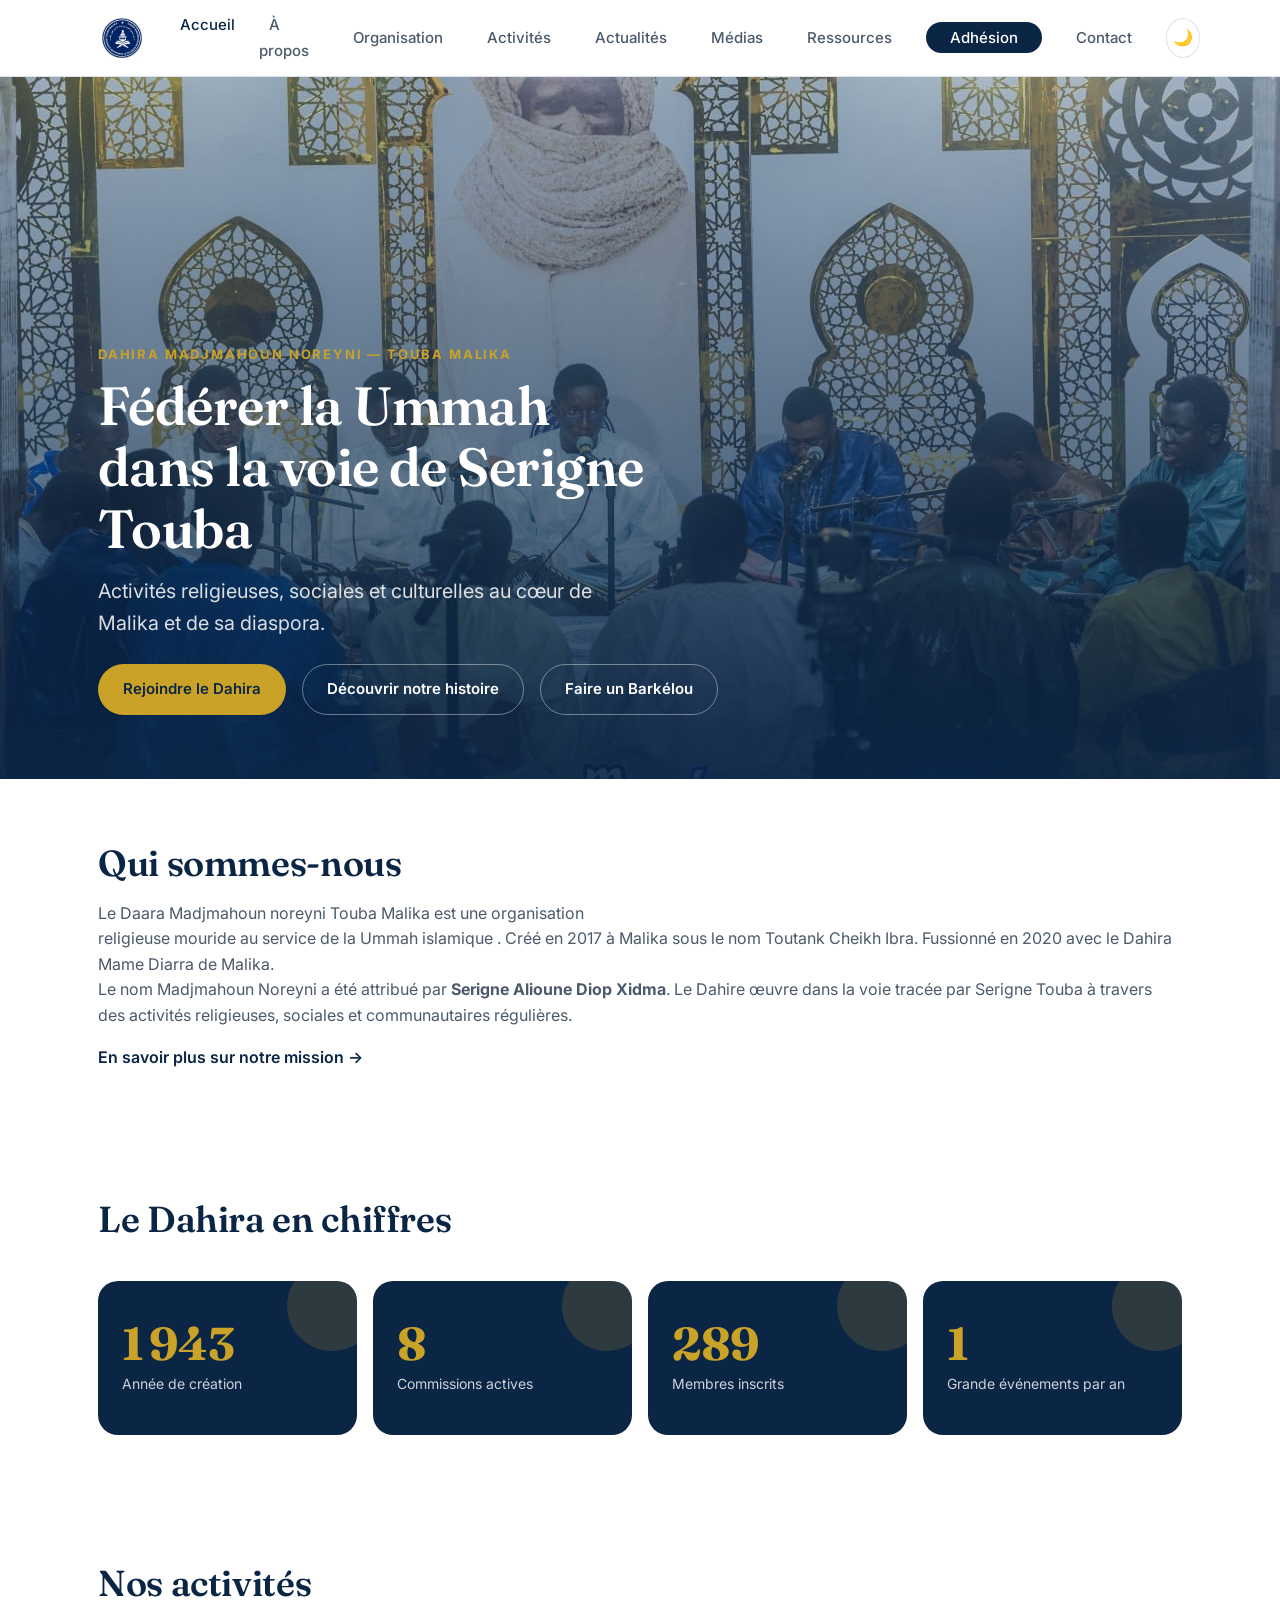
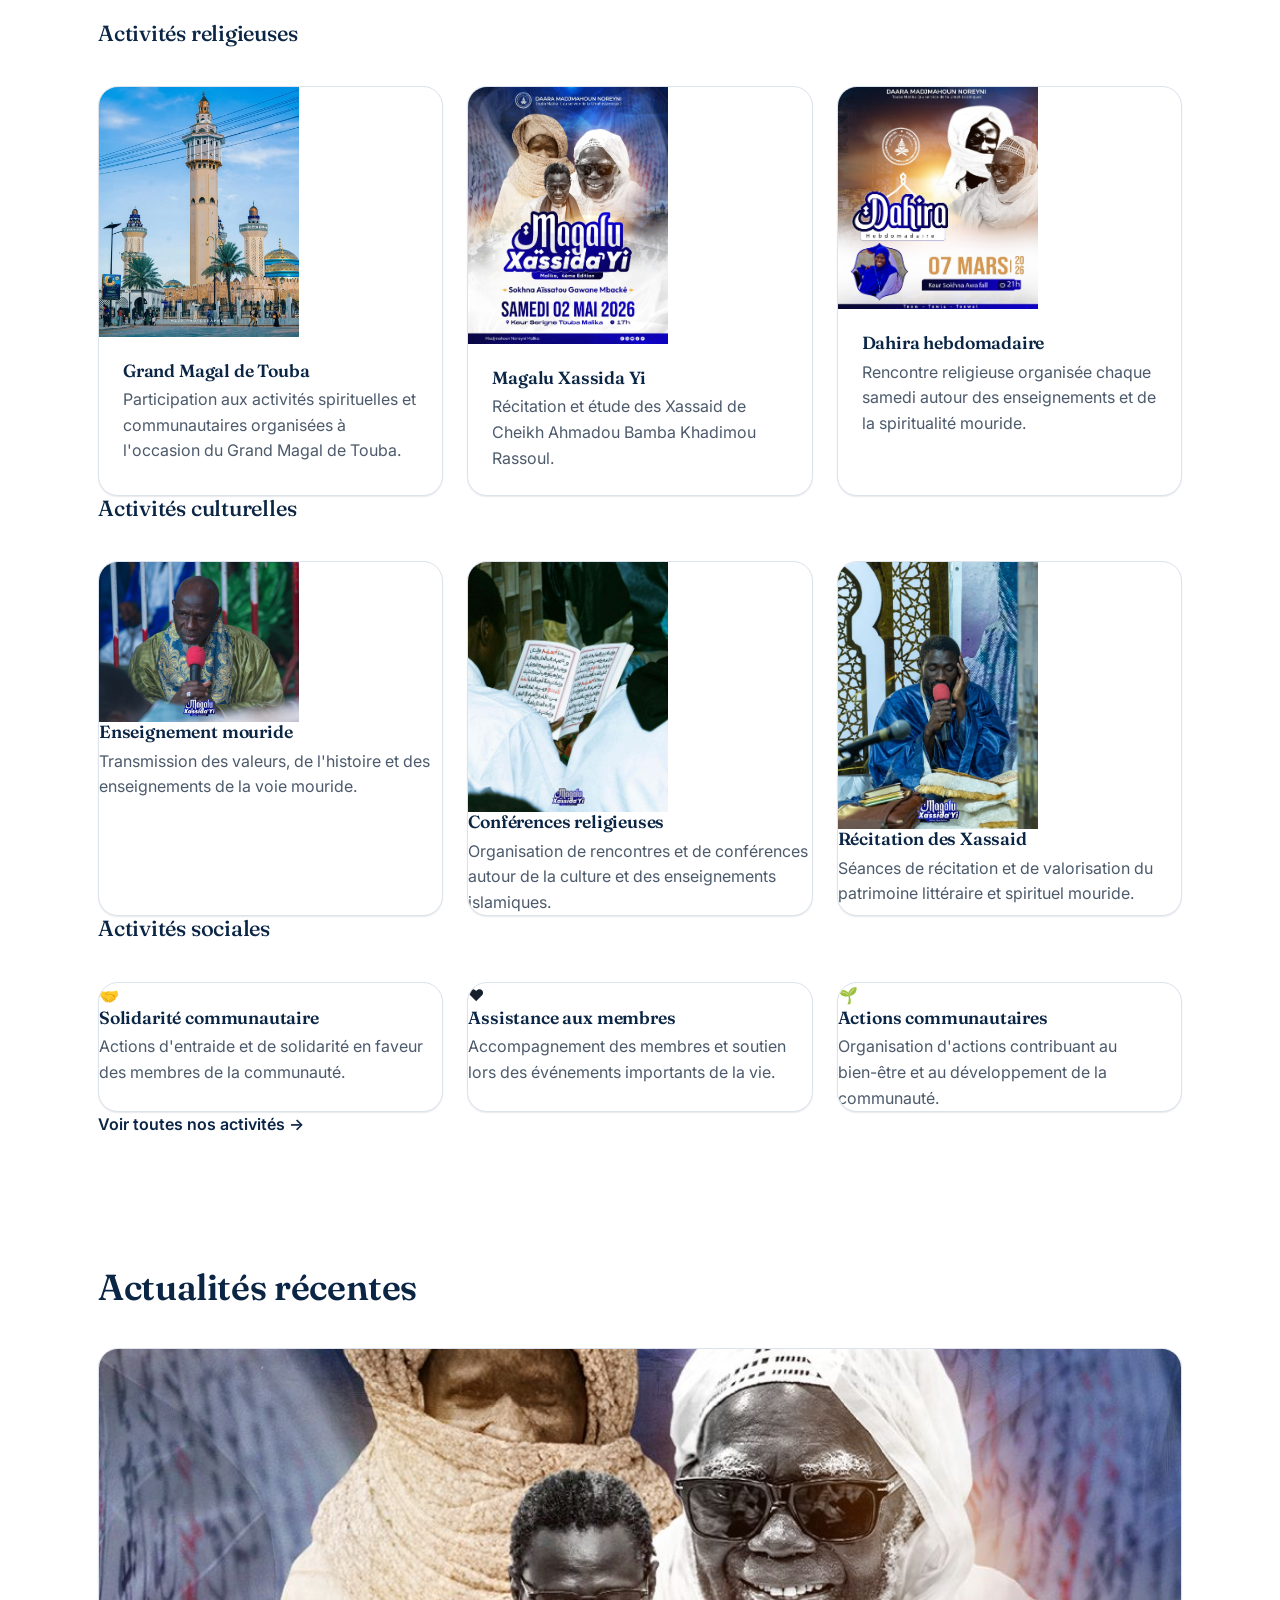
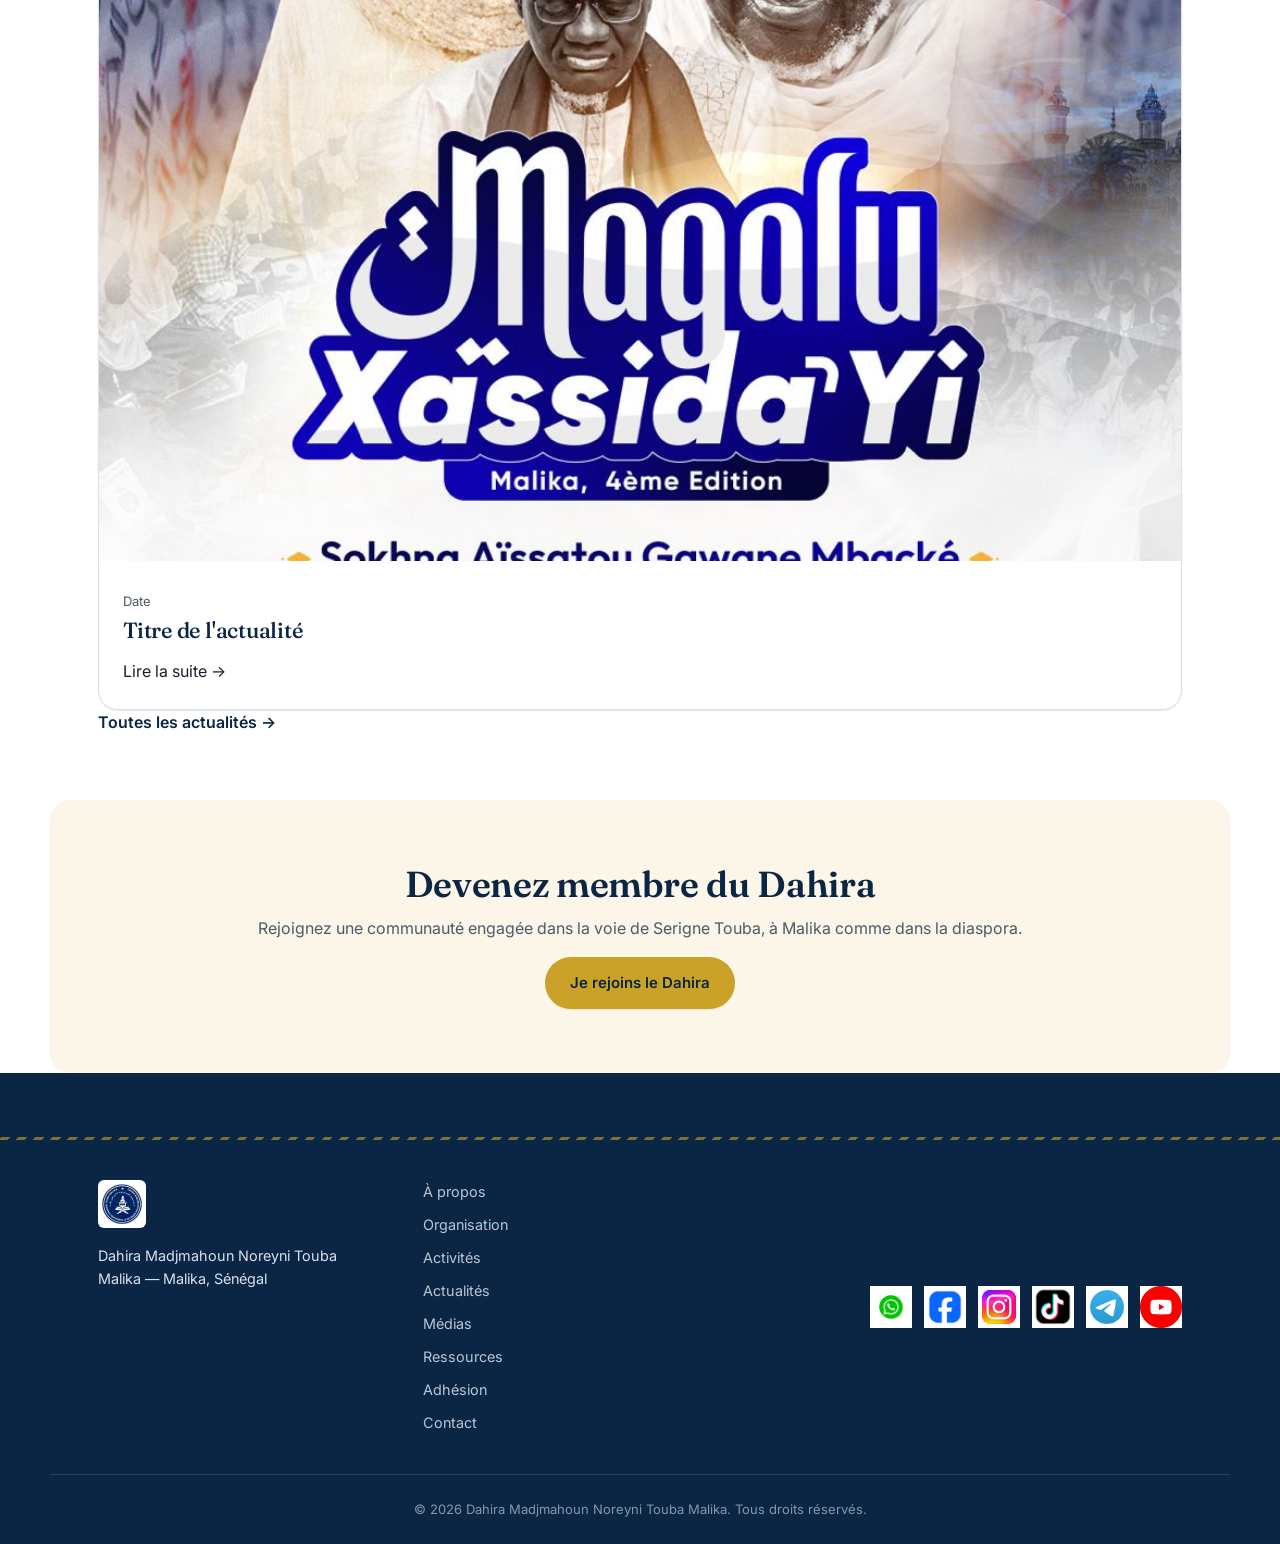
<file: index.html>
<!DOCTYPE html>
<html lang="fr">
<head>
  <meta charset="UTF-8">
  <meta name="viewport" content="width=device-width, initial-scale=1.0">
  <title>Dahira Madjmahoun Noreyni Touba Malika — Accueil</title>
  <meta name="description" content="Site officiel du Dahira Madjmahoun Noreyni Touba Malika. Activités religieuses, sociales et culturelles au service de la Ummah, dans la voie de Serigne Touba.">
  <link rel="icon" href="assets/favicon.png">
  <link rel="stylesheet" href="css/style.css">
</head>
<body>

  <!-- ============ HEADER / NAVIGATION ============ -->
  <header class="site-header">
    <nav class="navbar" aria-label="Navigation principale">
      <a href="index.html" class="logo">
        <img src="css/js/logo.jpeg" width="150px" alt="Logo daara Madjmahoun noreynii">
      </a>

      <button class="hamburger" aria-label="Ouvrir le menu" aria-expanded="false" aria-controls="nav-links">
        <span></span><span></span><span></span>
      </button>

      <ul class="nav-links" id="nav-links">
        <li><a href="index.html" aria-current="page">Accueil</a></li>
        <li><a href="apropos.html">À propos</a></li>
        <li><a href="organisation.html">Organisation</a></li>
        <li><a href="activites.html">Activités</a></li>
        <li><a href="actualites.html">Actualités</a></li>
        <li><a href="medias.html">Médias</a></li>
        <li><a href="ressources.html">Ressources</a></li>
        <li><a href="adhesion.html" class="btn-nav">Adhésion</a></li>
        <li><a href="contact.html">Contact</a></li>
      </ul>

      <button class="theme-toggle" aria-label="Basculer le mode sombre/clair" data-theme-toggle>
        <span aria-hidden="true">🌙</span>
      </button>
    </nav>
  </header>

  <main id="main-content">

    <!-- ============ HERO ============ -->
    <section class="hero" aria-label="Bannière d'accueil">
      <div class="hero-media">
        <img src="css/js/back.jpeg" alt="Rassemblement du Dahira Madjmahoun Noreyni Touba Malika" class="hero-image">
      </div>
      <div class="hero-content">
        <p class="eyebrow">Dahira Madjmahoun Noreyni — Touba Malika</p>
        <h1>Fédérer la Ummah dans la voie de Serigne Touba</h1>
        <p class="hero-subtitle">Activités religieuses, sociales et culturelles au cœur de Malika et de sa diaspora.</p>
       <div class="hero-actions">
  <a href="adhesion.html" class="btn btn-primary">
    Rejoindre le Dahira
  </a>

  <a href="apropos.html" class="btn btn-secondary">
    Découvrir notre histoire
  </a>

  <a href="https://wa.me/221763635722"
     class="btn-wave"
     target="_blank"
     rel="noopener noreferrer">
     Faire un Barkélou
  </a>
</div>
      </div>
    </section>

    <!-- ============ PRÉSENTATION RAPIDE ============ -->
    <section class="section intro-section" aria-labelledby="intro-title">
      <h2 id="intro-title">Qui sommes-nous</h2>
      <p>Le Daara Madjmahoun noreyni Touba Malika est une organisation <br>
    religieuse mouride au service de la Ummah islamique . Créé en 2017 à Malika sous le nom Toutank Cheikh Ibra. Fussionné en 2020 avec le Dahira Mame Diarra de Malika. <br>
   Le nom Madjmahoun Noreyni a été attribué par <strong>Serigne Alioune Diop Xidma</strong>. Le Dahire œuvre dans la voie tracée par Serigne Touba à travers des activités religieuses, sociales et communautaires régulières. </p>
      <a href="apropos.html" class="link-more">En savoir plus sur notre mission &rarr;</a>
    </section>

    <!-- ============ CHIFFRES CLÉS ============ -->
    <section class="section stats-section" aria-labelledby="stats-title">
      <h2 id="stats-title">Le Dahira en chiffres</h2>
      <div class="bento-grid">
        <div class="bento-item stat-card">
          <span class="stat-number" data-counter data-target="2017">0</span>
          <span class="stat-label">Année de création</span>
        </div>
        <div class="bento-item stat-card">
          <span class="stat-number" data-counter data-target="9">0</span>
          <span class="stat-label">Commissions actives</span>
        </div>
        <div class="bento-item stat-card">
          <span class="stat-number" data-counter data-live-counter="membres" data-target="300">0</span>
          <span class="stat-label">Membres inscrits</span>
        </div>
        <div class="bento-item stat-card">
          <span class="stat-number" data-counter data-target="2">0</span>
          <span class="stat-label"> Grande événements par an</span>
        </div>
      </div>
    </section>

    <!-- ============ ACTIVITÉS EN BREF ============ -->
  <section class="section activities-preview" aria-labelledby="activities-title">
  <h2 id="activities-title">Nos activités</h2>

  <!-- ACTIVITÉS RELIGIEUSES -->

  <!-- ACTIVITÉS RELIGIEUSES -->

<div class="activity-category">
  <h3 class="category-title">Activités religieuses</h3>

  <div class="cards-grid">


<article class="activity-card">
  <img src="css/js/touba.jpeg" alt="Grand Magal de Touba" width="200px">
  <div class="activity-content">
    <h4>Grand Magal de Touba</h4>
    <p>
      Participation aux activités spirituelles et communautaires
      organisées à l'occasion du Grand Magal de Touba.
    </p>
  </div>
</article>

<article class="activity-card">
  <img src="css/js/magalu .jpeg" alt="Magalu Xassida Yi" width="200px">
  <div class="activity-content">
    <h4>Magalu Xassida Yi</h4>
    <p>
      Récitation et étude des Xassaid de Cheikh Ahmadou Bamba
      Khadimou Rassoul.
    </p>
  </div>
</article>

<article class="activity-card">
  <img src="css/js/hbd.jpeg" alt="Dahira hebdomadaire" width="200px">
  <div class="activity-content">
    <h4>Dahira hebdomadaire</h4>
    <p>
      Rencontre religieuse organisée chaque samedi autour
      des enseignements et de la spiritualité mouride.
    </p>
  </div>
</article>


  </div>
</div>


  <!-- ACTIVITÉS CULTURELLES -->

  <div class="activity-category">
    <h3 class="category-title">Activités culturelles</h3>


<div class="cards-grid">
  <article class="activity-card">
    <img src="css/js/enseignmnt.jpeg" alt="enseignement mouride" width="200px">
    <div class="activity-icon"></div>
    <h4>Enseignement mouride</h4>
    <p>
      Transmission des valeurs, de l'histoire et des enseignements
      de la voie mouride.
    </p>
  </article>

  <article class="activity-card">
    <div class="activity-icon"></div>
    <img src="css/js/conference.jpeg" alt="conferance mouride" width="200px">
    <h4>Conférences religieuses</h4>
    <p>
      Organisation de rencontres et de conférences autour de la
      culture et des enseignements islamiques.
    </p>
  </article>

  <article class="activity-card">
    <div class="activity-icon"></div>
    <img src="css/js/xassida.jpeg" alt="xassida" width="200px">
    <h4>Récitation des Xassaid</h4>
    <p>
      Séances de récitation et de valorisation du patrimoine
      littéraire et spirituel mouride.
    </p>
  </article>
</div>


  </div>

  <!-- ACTIVITÉS SOCIALES -->

  <div class="activity-category">
    <h3 class="category-title">Activités sociales</h3>


<div class="cards-grid">
  <article class="activity-card">
    <div class="activity-icon">🤝</div>
    <h4>Solidarité communautaire</h4>
    <p>
      Actions d'entraide et de solidarité en faveur des membres
      de la communauté.
    </p>
  </article>

  <article class="activity-card">
    <div class="activity-icon">❤️</div>
    <h4>Assistance aux membres</h4>
    <p>
      Accompagnement des membres et soutien lors des événements
      importants de la vie.
    </p>
  </article>

  <article class="activity-card">
    <div class="activity-icon">🌱</div>
    <h4>Actions communautaires</h4>
    <p>
      Organisation d'actions contribuant au bien-être et au
      développement de la communauté.
    </p>
  </article>
</div>


  </div>

  <a href="activites.html" class="link-more">
    Voir toutes nos activités &rarr;
  </a>
</section>


    <!-- ============ DERNIÈRES ACTUALITÉS ============ -->
    <section class="section news-preview" aria-labelledby="news-title">
      <h2 id="news-title">Actualités récentes</h2>
      <div class="cards-grid" data-news-preview>
        <article class="news-card">
          <img src="css/js/magalu .jpeg" alt="">
          <div class="news-card-body">
            <time datetime="">Date</time>
            <h3>Titre de l'actualité</h3>
            <a href="actualites.html">Lire la suite &rarr;</a>
          </div>
        </article>
      </div>
      <a href="actualites.html" class="link-more">Toutes les actualités &rarr;</a>
    </section>

    <!-- ============ APPEL À L'ADHÉSION ============ -->
    <section class="section cta-section" aria-labelledby="cta-title">
      <h2 id="cta-title">Devenez membre du Dahira</h2>
      <p>Rejoignez une communauté engagée dans la voie de Serigne Touba, à Malika comme dans la diaspora.</p>
      <a href="adhesion.html" class="btn btn-primary">Je rejoins le Dahira</a>
    </section>

  </main>

  <!-- ============ FOOTER ============ -->
  <footer class="site-footer">
    <div class="footer-grid">
      <div class="footer-brand">
        <img src="css/js/logo.jpeg" alt="Logo Dahira Madjmahoun Noreyni Touba Malika" width="100px">
        <p>Dahira Madjmahoun Noreyni Touba Malika — Malika, Sénégal</p>
      </div>
      <nav class="footer-links" aria-label="Liens du site">
        <a href="apropos.html">À propos</a>
        <a href="organisation.html">Organisation</a>
        <a href="activites.html">Activités</a>
        <a href="actualites.html">Actualités</a>
        <a href="medias.html">Médias</a>
        <a href="ressources.html">Ressources</a>
        <a href="adhesion.html">Adhésion</a>
        <a href="contact.html">Contact</a>
      </nav>
     <div class="social-links">

    <a href="https://t.me/daaramadjimahou" target="_blank" aria-label="WhatsApp">
        <img src="css/js/whatsap.jpeg" alt="WhatsApp">
    </a>

    <a href="https://www.facebook.com/share/1DBmQHuCVX/" target="_blank" aria-label="Facebook">
        <img src="css/js/facebookk.jpeg" alt="Facebook">
    </a>

    <a href="#" aria-label="Instagram">
        <img src="css/js/inst.jpeg" alt="Instagram">
    </a>

    <a href="https://www.tiktok.com/@madjmahounnoreynimalika" target="_blank" aria-label="TikTok">
        <img src="css/js/tik tok.jpeg" alt="TikTok">
    </a>

    <a href="https://t.me/daaramadjimahou" target="_blank" aria-label="Telegram">
        <img src="css/js/tel.jpeg" alt="Telegram">
    </a>

    <a href="https://youtube.com/@madjmahounnoreynimalika" target="_blank" aria-label="YouTube">
        <img src="css/js/youtube.jpeg" alt="YouTube">
    </a>

</div>
    </div>
    <p class="footer-copy">&copy; <span data-current-year></span> Dahira Madjmahoun Noreyni Touba Malika. Tous droits réservés.</p>
  </footer>

  <script src="css/js/script.js"></script>
  <script src="css/js/galerie.js"></script>
  <script src="css/js/formulaire.js"></script>
</body>
</html>
</file>
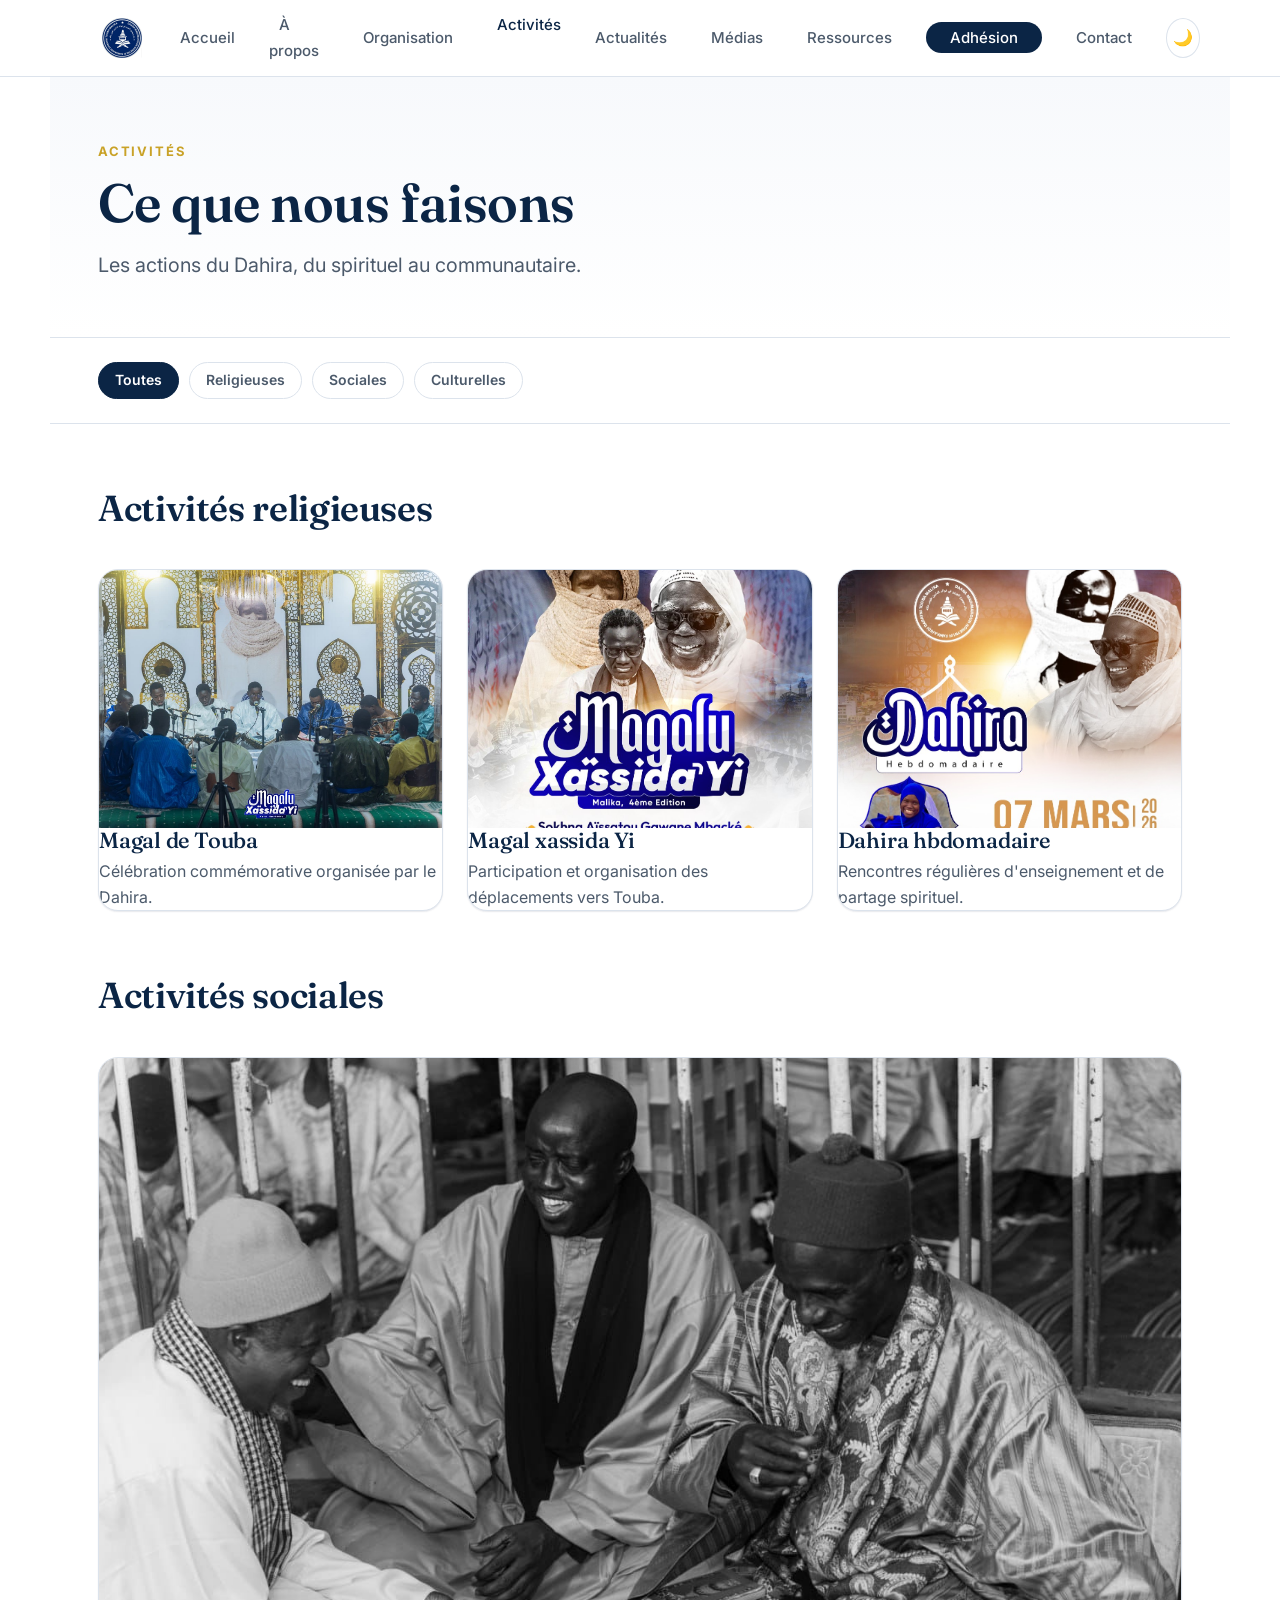
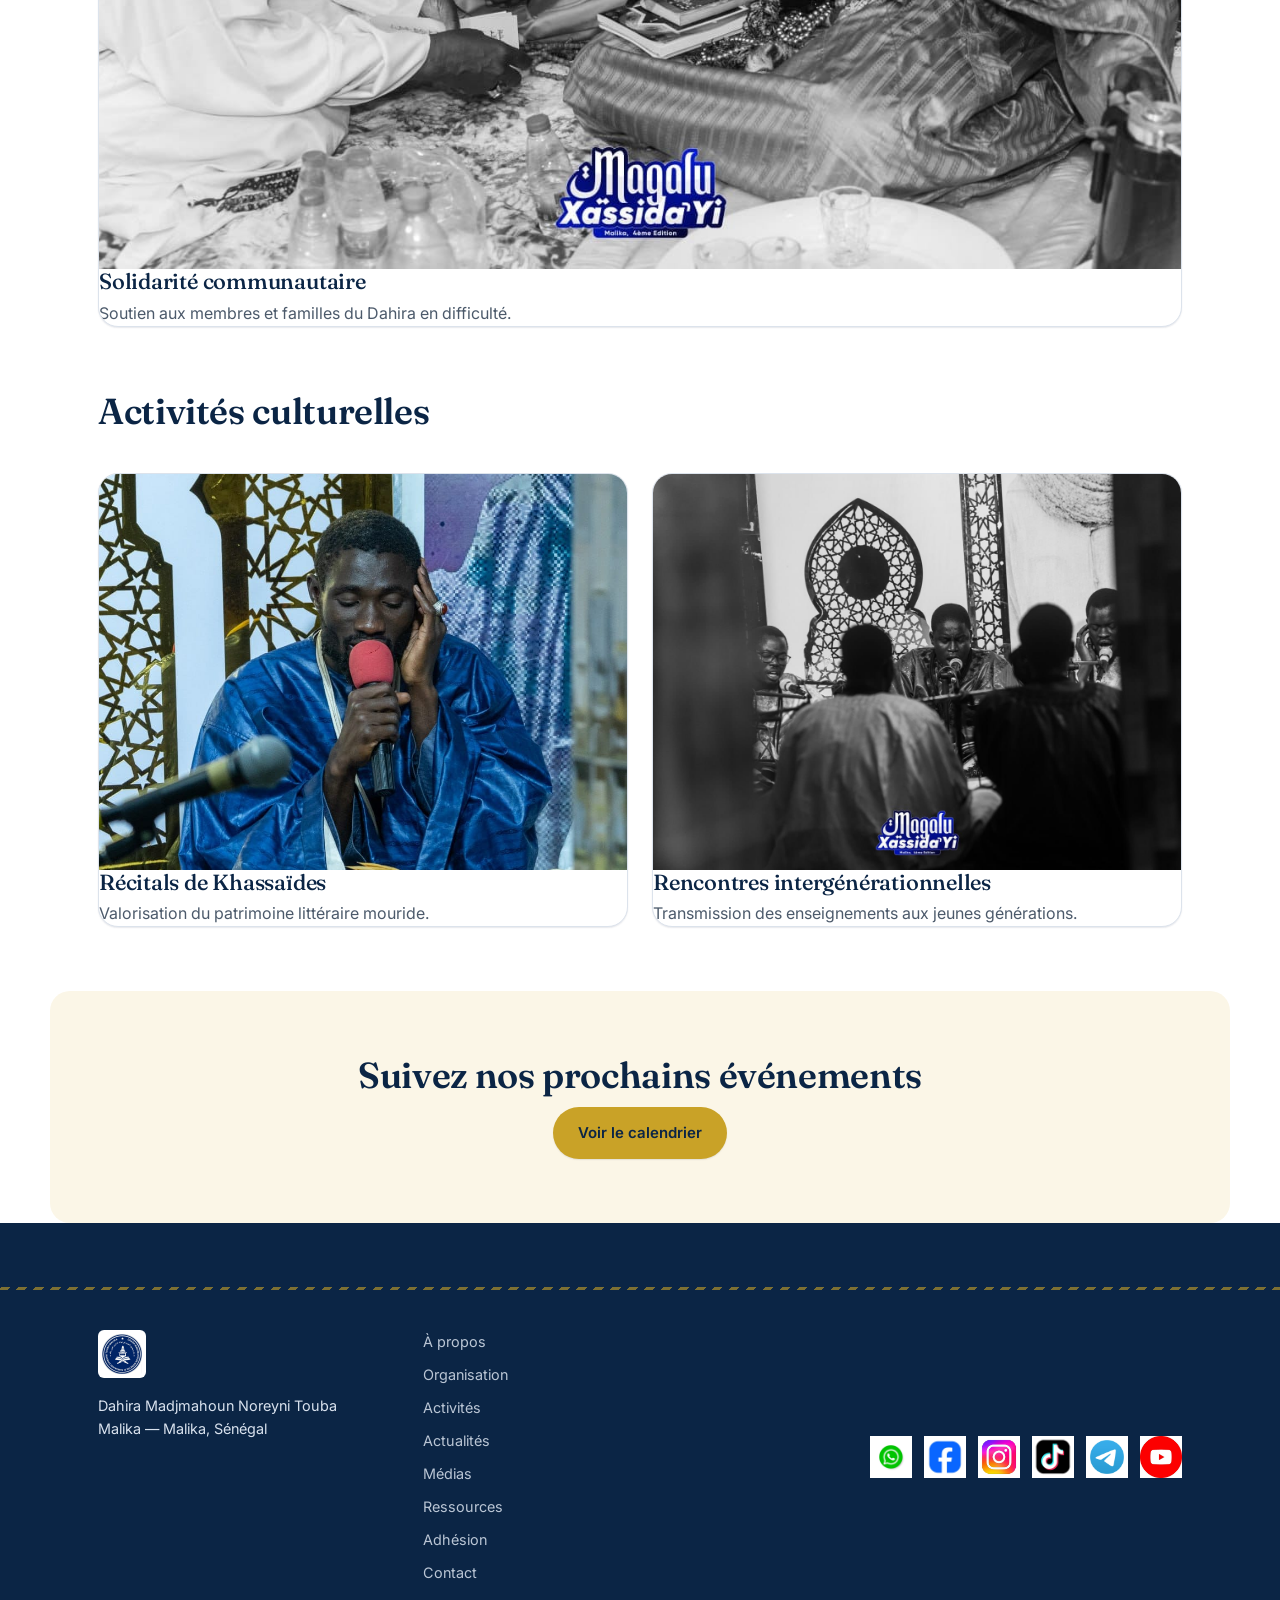
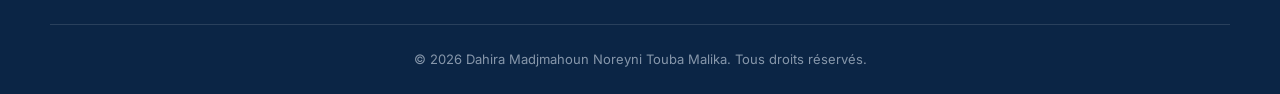
<file: activites.html>
<!DOCTYPE html>
<html lang="fr">
<head>
  <meta charset="UTF-8">
  <meta name="viewport" content="width=device-width, initial-scale=1.0">
  <title>Activités — Dahira Madjmahoun Noreyni Touba Malika</title>
  <meta name="description" content="Activités religieuses, sociales et culturelles du Dahira Madjmahoun Noreyni Touba Malika.">
  <link rel="icon" href="assets/favicon.png">
  <link rel="stylesheet" href="css/style.css">
</head>
<body>

  <header class="site-header">
    <nav class="navbar" aria-label="Navigation principale">
      <a href="index.html" class="logo"><img src="css/js/logo.jpeg" alt="Logo Dahira Madjmahoun Noreyni Touba Malika" width="150px"></a>
      <button class="hamburger" aria-label="Ouvrir le menu" aria-expanded="false" aria-controls="nav-links"><span></span><span></span><span></span></button>
      <ul class="nav-links" id="nav-links">
        <li><a href="index.html">Accueil</a></li>
        <li><a href="apropos.html">À propos</a></li>
        <li><a href="organisation.html">Organisation</a></li>
        <li><a href="activites.html" aria-current="page">Activités</a></li>
        <li><a href="actualites.html">Actualités</a></li>
        <li><a href="medias.html">Médias</a></li>
        <li><a href="ressources.html">Ressources</a></li>
        <li><a href="adhesion.html" class="btn-nav">Adhésion</a></li>
        <li><a href="contact.html">Contact</a></li>
      </ul>
      <button class="theme-toggle" aria-label="Basculer le mode sombre/clair" data-theme-toggle><span aria-hidden="true">🌙</span></button>
    </nav>
  </header>

  <main id="main-content">

    <section class="page-header">
      <p class="eyebrow">Activités</p>
      <h1>Ce que nous faisons</h1>
      <p class="page-lead">Les actions du Dahira, du spirituel au communautaire.</p>
    </section>

    <nav class="filter-tabs" aria-label="Filtrer les activités" data-activity-filters>
      <button class="filter-btn is-active" data-filter="all">Toutes</button>
      <button class="filter-btn" data-filter="religieuses">Religieuses</button>
      <button class="filter-btn" data-filter="sociales">Sociales</button>
      <button class="filter-btn" data-filter="culturelles">Culturelles</button>
    </nav>

    <section id="religieuses" class="section content-section" aria-labelledby="religieuses-title" data-category="religieuses">
      <h2 id="religieuses-title">Activités religieuses</h2>
      <div class="cards-grid">
        <article class="activity-card" data-category="religieuses">
          <img src="css/js/back.jpeg" alt="Gamou du Dahira" class="activity-card-image">
          <h3>Magal de Touba</h3>
          <p>Célébration commémorative organisée par le Dahira.</p>
        </article>
        <article class="activity-card" data-category="religieuses">
          <img src="css/js/magalu .jpeg" alt="Magal à Touba" class="activity-card-image">
          <h3>Magal xassida Yi</h3>
          <p>Participation et organisation des déplacements vers Touba.</p>
        </article>
        <article class="activity-card" data-category="religieuses">
          <img src="css/js/hbd.jpeg" alt="Causerie religieuse du Dahira" class="activity-card-image">
          <h3>Dahira hbdomadaire</h3>
          <p>Rencontres régulières d'enseignement et de partage spirituel.</p>
        </article>
      </div>  
    </section>

    <section id="sociales" class="section content-section" aria-labelledby="sociales-title" data-category="sociales">
      <h2 id="sociales-title">Activités sociales</h2>
      <div class="cards-grid">
        <article class="activity-card" data-category="sociales">
          <img src="css/js/solidarite.jpeg" alt="Action de solidarité communautaire" class="activity-card-image">
          <h3>Solidarité communautaire</h3>
          <p>Soutien aux membres et familles du Dahira en difficulté.</p>
        </article>
        
      </div>
    </section>

    <section id="culturelles" class="section content-section" aria-labelledby="culturelles-title" data-category="culturelles">
      <h2 id="culturelles-title">Activités culturelles</h2>
      <div class="cards-grid">
        <article class="activity-card" data-category="culturelles">
          <img src="css/js/xassida.jpeg" alt="Récital de Khassaïdes" class="activity-card-image">
          <h3>Récitals de Khassaïdes</h3>
          <p>Valorisation du patrimoine littéraire mouride.</p>
        </article>
        <article class="activity-card" data-category="culturelles">
          <img src="css/js/rencontre.jpeg" alt="Rencontre intergénérationnelle du Dahira" class="activity-card-image">
          <h3>Rencontres intergénérationnelles</h3>
          <p>Transmission des enseignements aux jeunes générations.</p>
        </article>
      </div>
    </section>

    <section class="section cta-section">
      <h2>Suivez nos prochains événements</h2>
      <a href="actualites.html" class="btn btn-primary">Voir le calendrier</a>
    </section>

  </main>

  <footer class="site-footer">
    <div class="footer-grid">
      <div class="footer-brand">
        <img src="css/js/logo.jpeg" alt="Logo Dahira Madjmahoun Noreyni Touba Malika" width="100px">
        <p>Dahira Madjmahoun Noreyni Touba Malika — Malika, Sénégal</p>
      </div>
      <nav class="footer-links" aria-label="Liens du site">
        <a href="apropos.html">À propos</a>
        <a href="organisation.html">Organisation</a>
        <a href="activites.html">Activités</a>
        <a href="actualites.html">Actualités</a>
        <a href="medias.html">Médias</a>
        <a href="ressources.html">Ressources</a>
        <a href="adhesion.html">Adhésion</a>
        <a href="contact.html">Contact</a>
      </nav>
      <div class="social-links">

    <a href="https://t.me/daaramadjimahou" target="_blank" aria-label="WhatsApp">
        <img src="css/js/whatsap.jpeg" alt="WhatsApp">
    </a>

    <a href="https://www.facebook.com/share/1DBmQHuCVX/" target="_blank" aria-label="Facebook">
        <img src="css/js/facebookk.jpeg" alt="Facebook">
    </a>

    <a href="#" aria-label="Instagram">
        <img src="css/js/inst.jpeg" alt="Instagram">
    </a>

    <a href="https://www.tiktok.com/@madjmahounnoreynimalika" target="_blank" aria-label="TikTok">
        <img src="css/js/tik tok.jpeg" alt="TikTok">
    </a>

    <a href="https://t.me/daaramadjimahou" target="_blank" aria-label="Telegram">
        <img src="css/js/tel.jpeg" alt="Telegram">
    </a>

    <a href="https://youtube.com/@madjmahounnoreynimalika" target="_blank" aria-label="YouTube">
        <img src="css/js/youtube.jpeg" alt="YouTube">
    </a>

</div>
    </div>
    <p class="footer-copy">&copy; <span data-current-year></span> Dahira Madjmahoun Noreyni Touba Malika. Tous droits réservés.</p>
  </footer>

  <script src="css/js/script.js"></script>
  <script src="css/js/galerie.js"></script>
  <script src="css/js/formulaire.js"></script>
</body>
</html>
</file>
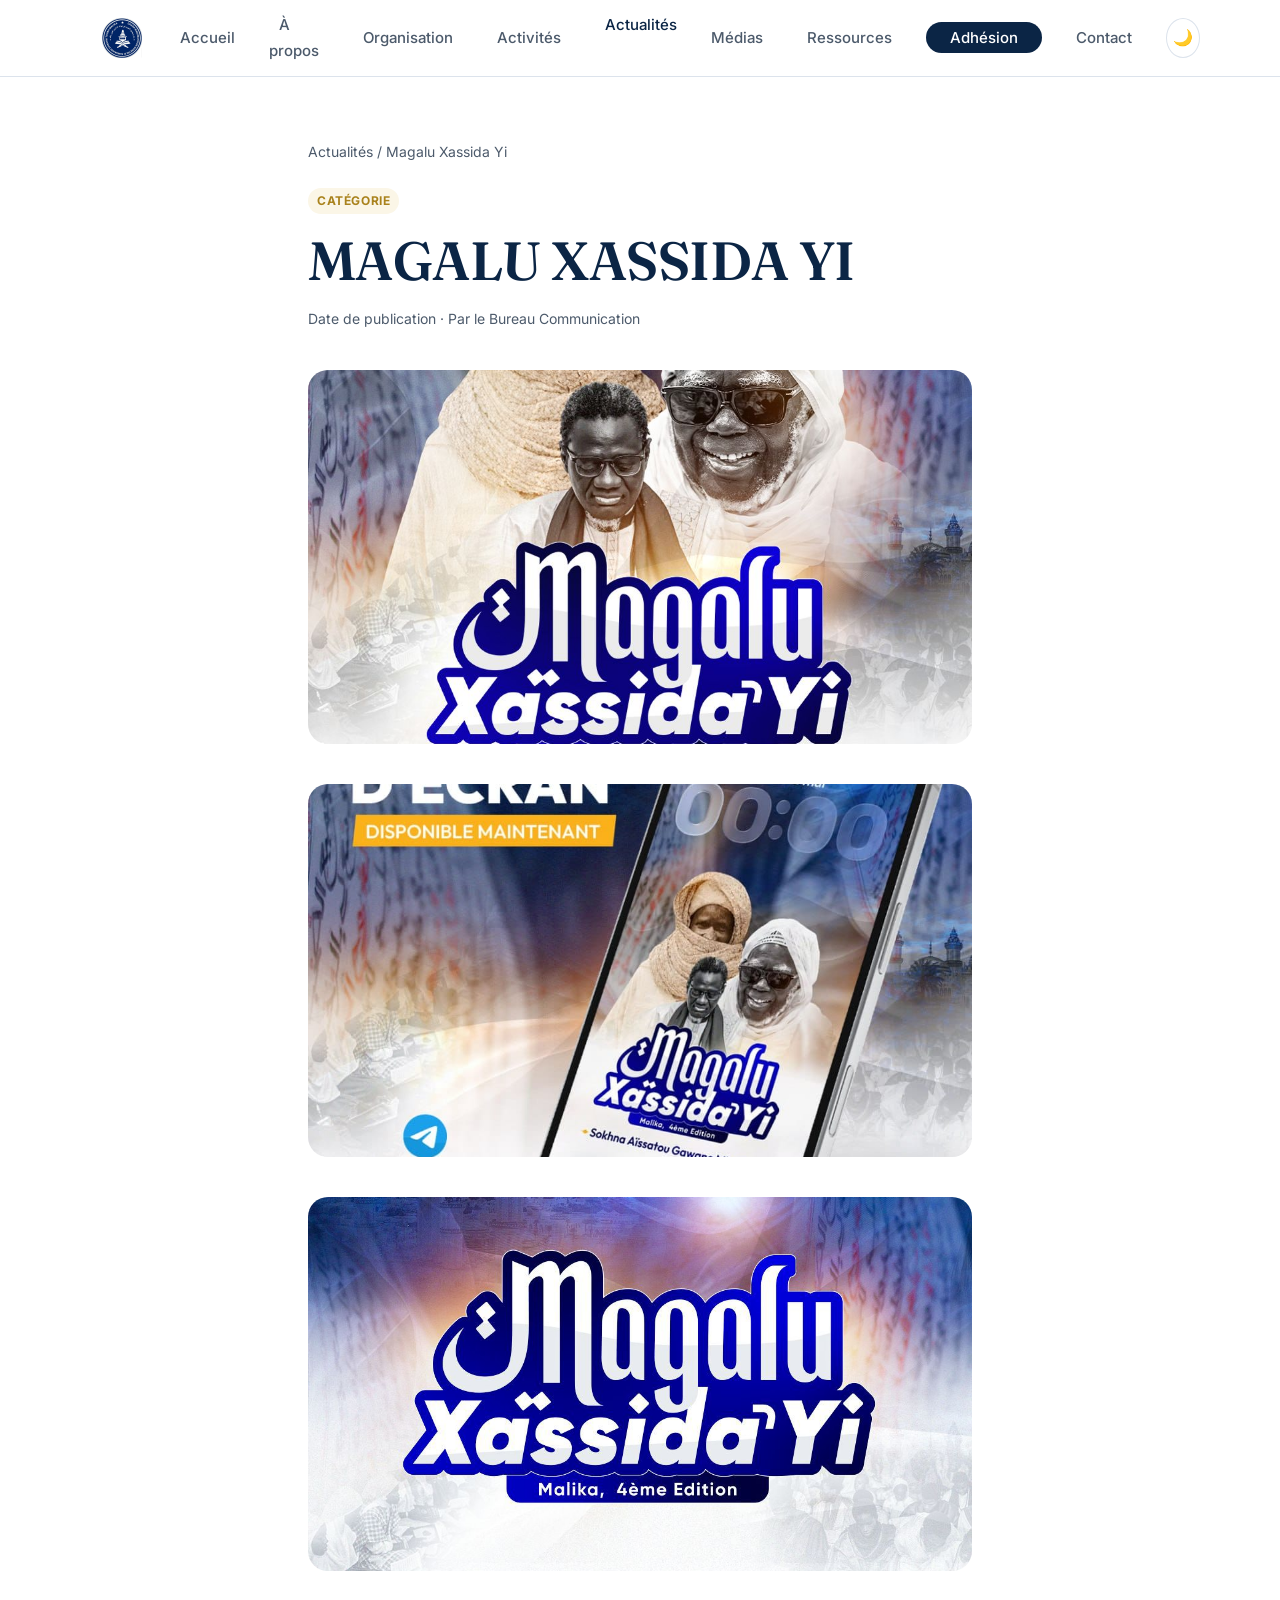
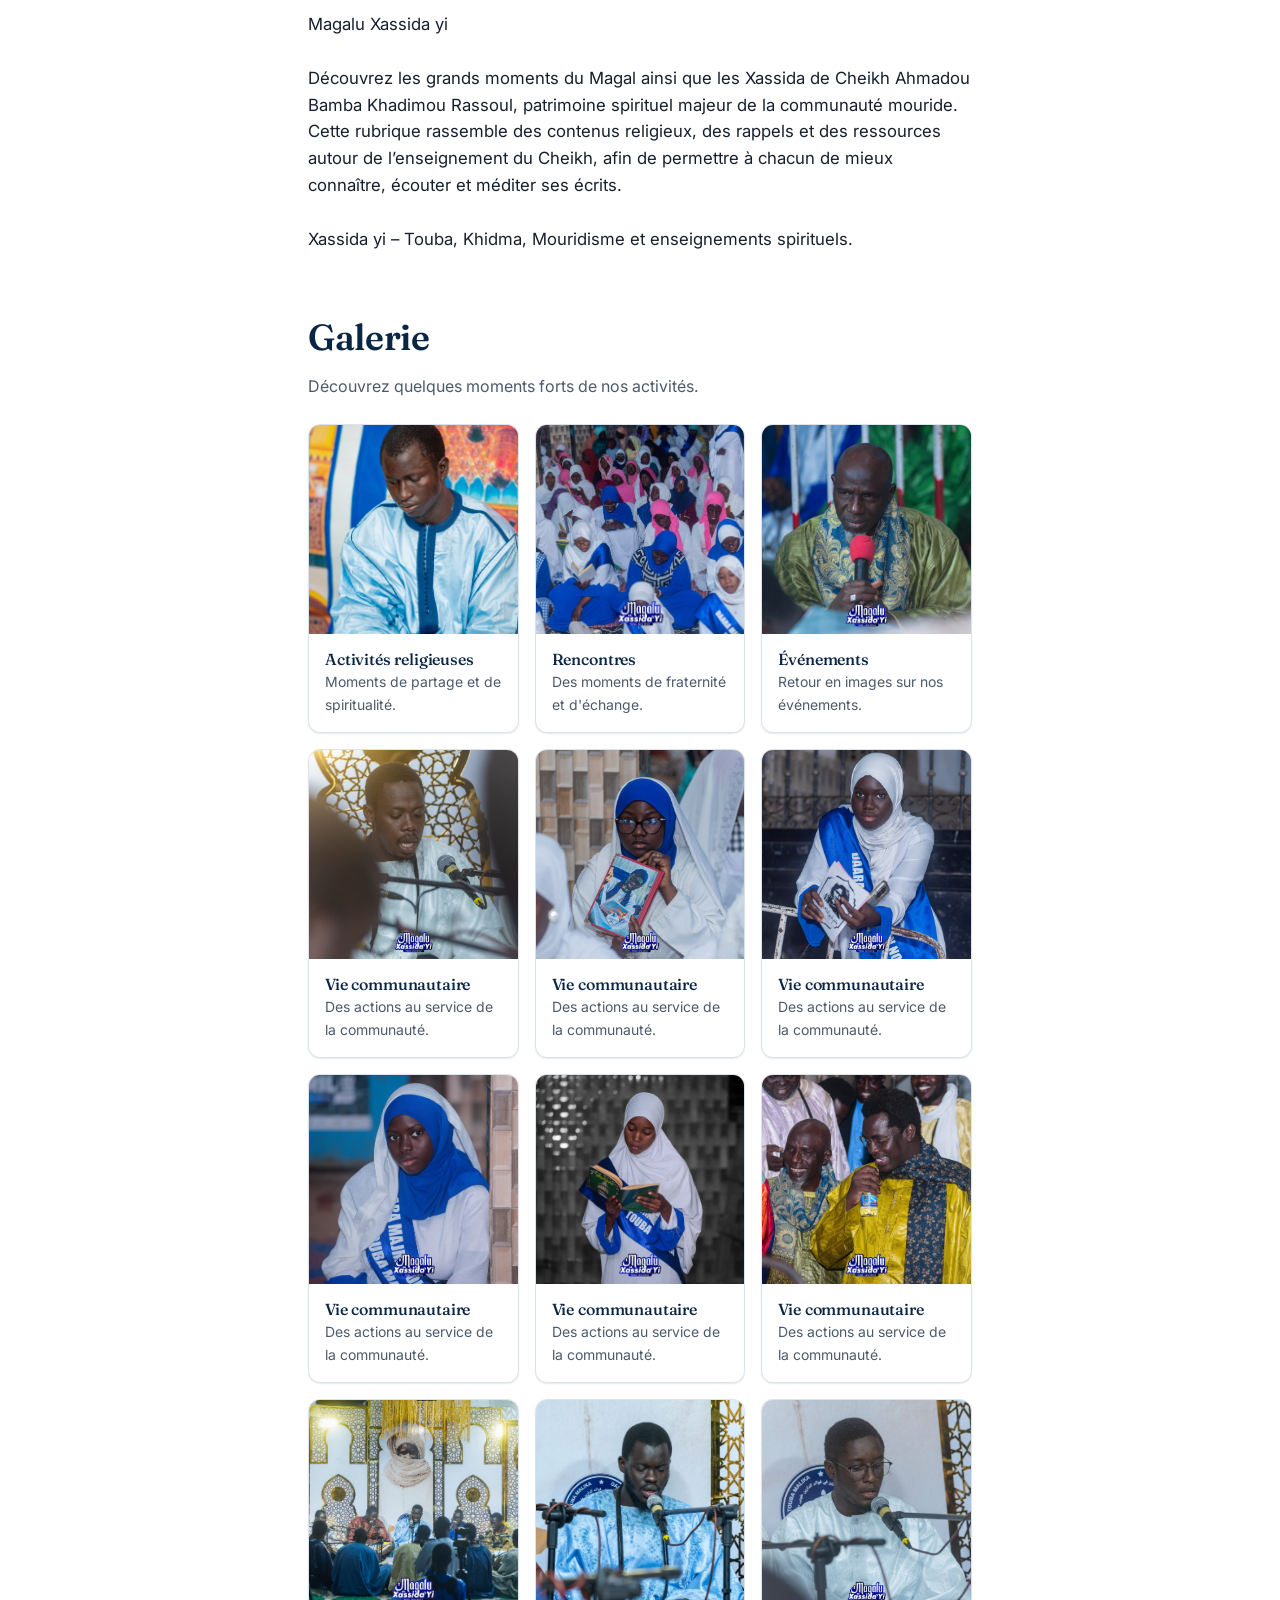
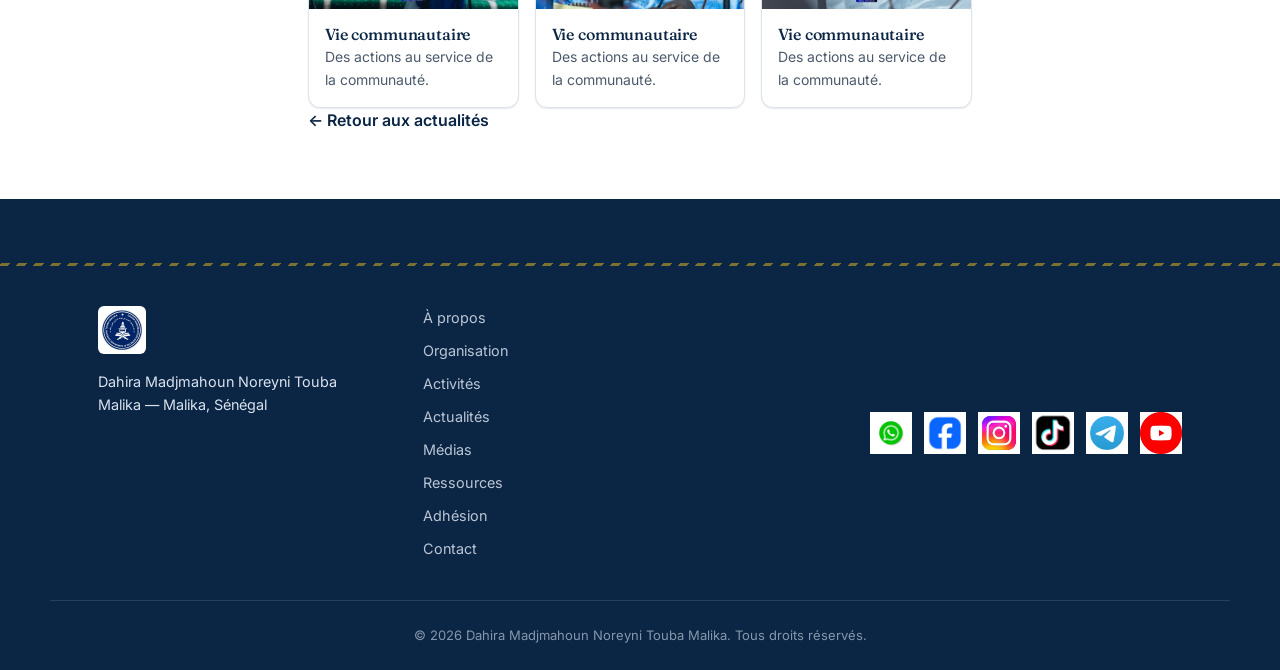
<file: actualites-detail.html>
<!DOCTYPE html>
<html lang="fr">
<head>
  <meta charset="UTF-8">
  <meta name="viewport" content="width=device-width, initial-scale=1.0">
  <title>Titre de l'article — Dahira Madjmahoun Noreyni Touba Malika</title>
  <meta name="description" content="Article du Dahira Madjmahoun Noreyni Touba Malika.">
  <link rel="icon" href="assets/favicon.png">
  <link rel="stylesheet" href="css/style.css">
</head>
<body>

  <header class="site-header">
    <nav class="navbar" aria-label="Navigation principale">
      <a href="index.html" class="logo"><img src="css/js/logo.jpeg" alt="Logo Dahira Madjmahoun Noreyni Touba Malika" width="150px"></a>
      <button class="hamburger" aria-label="Ouvrir le menu" aria-expanded="false" aria-controls="nav-links"><span></span><span></span><span></span></button>
      <ul class="nav-links" id="nav-links">
        <li><a href="index.html">Accueil</a></li>
        <li><a href="apropos.html">À propos</a></li>
        <li><a href="organisation.html">Organisation</a></li>
        <li><a href="activites.html">Activités</a></li>
        <li><a href="actualites.html" aria-current="page">Actualités</a></li>
        <li><a href="medias.html">Médias</a></li>
        <li><a href="ressources.html">Ressources</a></li>
        <li><a href="adhesion.html" class="btn-nav">Adhésion</a></li>
        <li><a href="contact.html">Contact</a></li>
      </ul>
      <button class="theme-toggle" aria-label="Basculer le mode sombre/clair" data-theme-toggle><span aria-hidden="true">🌙</span></button>
    </nav>
  </header>

  <main id="main-content">
    <article class="section article-page">
      <nav class="breadcrumb" aria-label="Fil d'Ariane">
        <a href="actualites.html">Actualités</a> <span aria-hidden="true">/</span> <span aria-current="page">Magalu Xassida Yi</span>
      </nav>

      <header class="article-header">
        <span class="badge">Catégorie</span>
        <h1>MAGALU XASSIDA YI</h1>
        <p class="article-meta">
          <time datetime="">Date de publication</time> · Par le Bureau Communication
        </p>
      </header>

      <img src="css/js/magalu .jpeg" alt="magalu xassida yi " class="article-cover">
       <img src="css/js/fond.jpeg" alt="" class="article-cover">
       <img src="css/js/ecran.jpeg" alt="" class="article-cover">

      <div class="article-body">
        <p> Magalu Xassida yi

Découvrez les grands moments du Magal ainsi que les Xassida de Cheikh Ahmadou Bamba Khadimou Rassoul, patrimoine spirituel majeur de la communauté mouride. Cette rubrique rassemble des contenus religieux, des rappels et des ressources autour de l’enseignement du Cheikh, afin de permettre à chacun de mieux connaître, écouter et méditer ses écrits.

Xassida yi – Touba, Khidma, Mouridisme et enseignements spirituels.
</p>
      </div>
        
      <section class="gallery-section">
  <h2>Galerie</h2>
  <p>Découvrez quelques moments forts de nos activités.</p>

  <div class="gallery-grid">

    <div class="gallery-card">
      <img src="css/js/ss.jpeg" alt="Activité du Dahira" width="200px">
      <div class="gallery-content">
        <h3>Activités religieuses</h3>
        <p>Moments de partage et de spiritualité.</p>
      </div>
    </div>

    <div class="gallery-card">
      <img src="css/js/soxna.jpeg" alt="Rencontre du Dahira" width="200PX">
      <div class="gallery-content">
        <h3>Rencontres</h3>
        <p>Des moments de fraternité et d'échange.</p>
      </div>
    </div>

    <div class="gallery-card">
      <img src="css/js/enseignmnt.jpeg" alt="Événement du Dahira" width="200PX">
      <div class="gallery-content">
        <h3>Événements</h3>
        <p>Retour en images sur nos événements.</p>
      </div>
    </div>

    <div class="gallery-card">
      <img src="css/js/finance.jpeg" alt="Activité communautaire" width="200PX">
      <div class="gallery-content">
        <h3>Vie communautaire</h3>
        <p>Des actions au service de la communauté.</p>
      </div>
    </div>
    <div class="gallery-card">
      <img src="css/js/d.jpeg" alt="Activité communautaire" width="200PX">
      <div class="gallery-content">
        <h3>Vie communautaire</h3>
        <p>Des actions au service de la communauté.</p>
      </div>
    </div>
    <div class="gallery-card">
      <img src="css/js/dd.jpeg" alt="Activité communautaire" width="200PX">
      <div class="gallery-content">
        <h3>Vie communautaire</h3>
        <p>Des actions au service de la communauté.</p>
      </div>
    </div>
    <div class="gallery-card">
      <img src="css/js/ddd.jpeg" alt="Activité communautaire" width="200PX">
      <div class="gallery-content">
        <h3>Vie communautaire</h3>
        <p>Des actions au service de la communauté.</p>
      </div>
    </div>
    <div class="gallery-card">
      <img src="css/js/dddd.jpeg" alt="Activité communautaire" width="200PX">
      <div class="gallery-content">
        <h3>Vie communautaire</h3>
        <p>Des actions au service de la communauté.</p>
      </div>
    </div>
    <div class="gallery-card">
      <img src="css/js/e.jpeg" alt="Activité communautaire" width="200PX">
      <div class="gallery-content">
        <h3>Vie communautaire</h3>
        <p>Des actions au service de la communauté.</p>
      </div>
    </div>
    <div class="gallery-card">
      <img src="css/js/ee.jpeg" alt="Activité communautaire" width="200PX">
      <div class="gallery-content">
        <h3>Vie communautaire</h3>
        <p>Des actions au service de la communauté.</p>
      </div>
    </div>
    <div class="gallery-card">
      <img src="css/js/eee.jpeg" alt="Activité communautaire" width="200PX">
      <div class="gallery-content">
        <h3>Vie communautaire</h3>
        <p>Des actions au service de la communauté.</p>
      </div>
    </div>
    <div class="gallery-card">
      <img src="css/js/eeee.jpeg" alt="Activité communautaire" width="200PX">
      <div class="gallery-content">
        <h3>Vie communautaire</h3>
        <p>Des actions au service de la communauté.</p>
      </div>
    </div>

  </div>
</section>


      <a href="actualites.html" class="link-more">&larr; Retour aux actualités</a>
    </article>
  </main>

  <footer class="site-footer">
    <div class="footer-grid">
      <div class="footer-brand">
        <img src="css/js/logo.jpeg" alt="Logo Dahira Madjmahoun Noreyni Touba Malika" width="100px">
        <p>Dahira Madjmahoun Noreyni Touba Malika — Malika, Sénégal</p>
      </div>
      <nav class="footer-links" aria-label="Liens du site">
        <a href="apropos.html">À propos</a>
        <a href="organisation.html">Organisation</a>
        <a href="activites.html">Activités</a>
        <a href="actualites.html">Actualités</a>
        <a href="medias.html">Médias</a>
        <a href="ressources.html">Ressources</a>
        <a href="adhesion.html">Adhésion</a>
        <a href="contact.html">Contact</a>
      </nav>
      <div class="social-links">

    <a href="https://t.me/daaramadjimahou" target="_blank" aria-label="WhatsApp">
        <img src="css/js/whatsap.jpeg" alt="WhatsApp">
    </a>

    <a href="https://www.facebook.com/share/1DBmQHuCVX/" target="_blank" aria-label="Facebook">
        <img src="css/js/facebookk.jpeg" alt="Facebook">
    </a>

    <a href="#" aria-label="Instagram">
        <img src="css/js/inst.jpeg" alt="Instagram">
    </a>

    <a href="https://www.tiktok.com/@madjmahounnoreynimalika" target="_blank" aria-label="TikTok">
        <img src="css/js/tik tok.jpeg" alt="TikTok">
    </a>

    <a href="https://t.me/daaramadjimahou" target="_blank" aria-label="Telegram">
        <img src="css/js/tel.jpeg" alt="Telegram">
    </a>

    <a href="https://youtube.com/@madjmahounnoreynimalika" target="_blank" aria-label="YouTube">
        <img src="css/js/youtube.jpeg" alt="YouTube">
    </a>

</div>
    </div>
    <p class="footer-copy">&copy; <span data-current-year></span> Dahira Madjmahoun Noreyni Touba Malika. Tous droits réservés.</p>
  </footer>

  <script src="css/js/script.js"></script>
  <script src="css/js/galerie.js"></script>
  <script src="css/js/formulaire.js"></script>
</body>
</html>
</file>
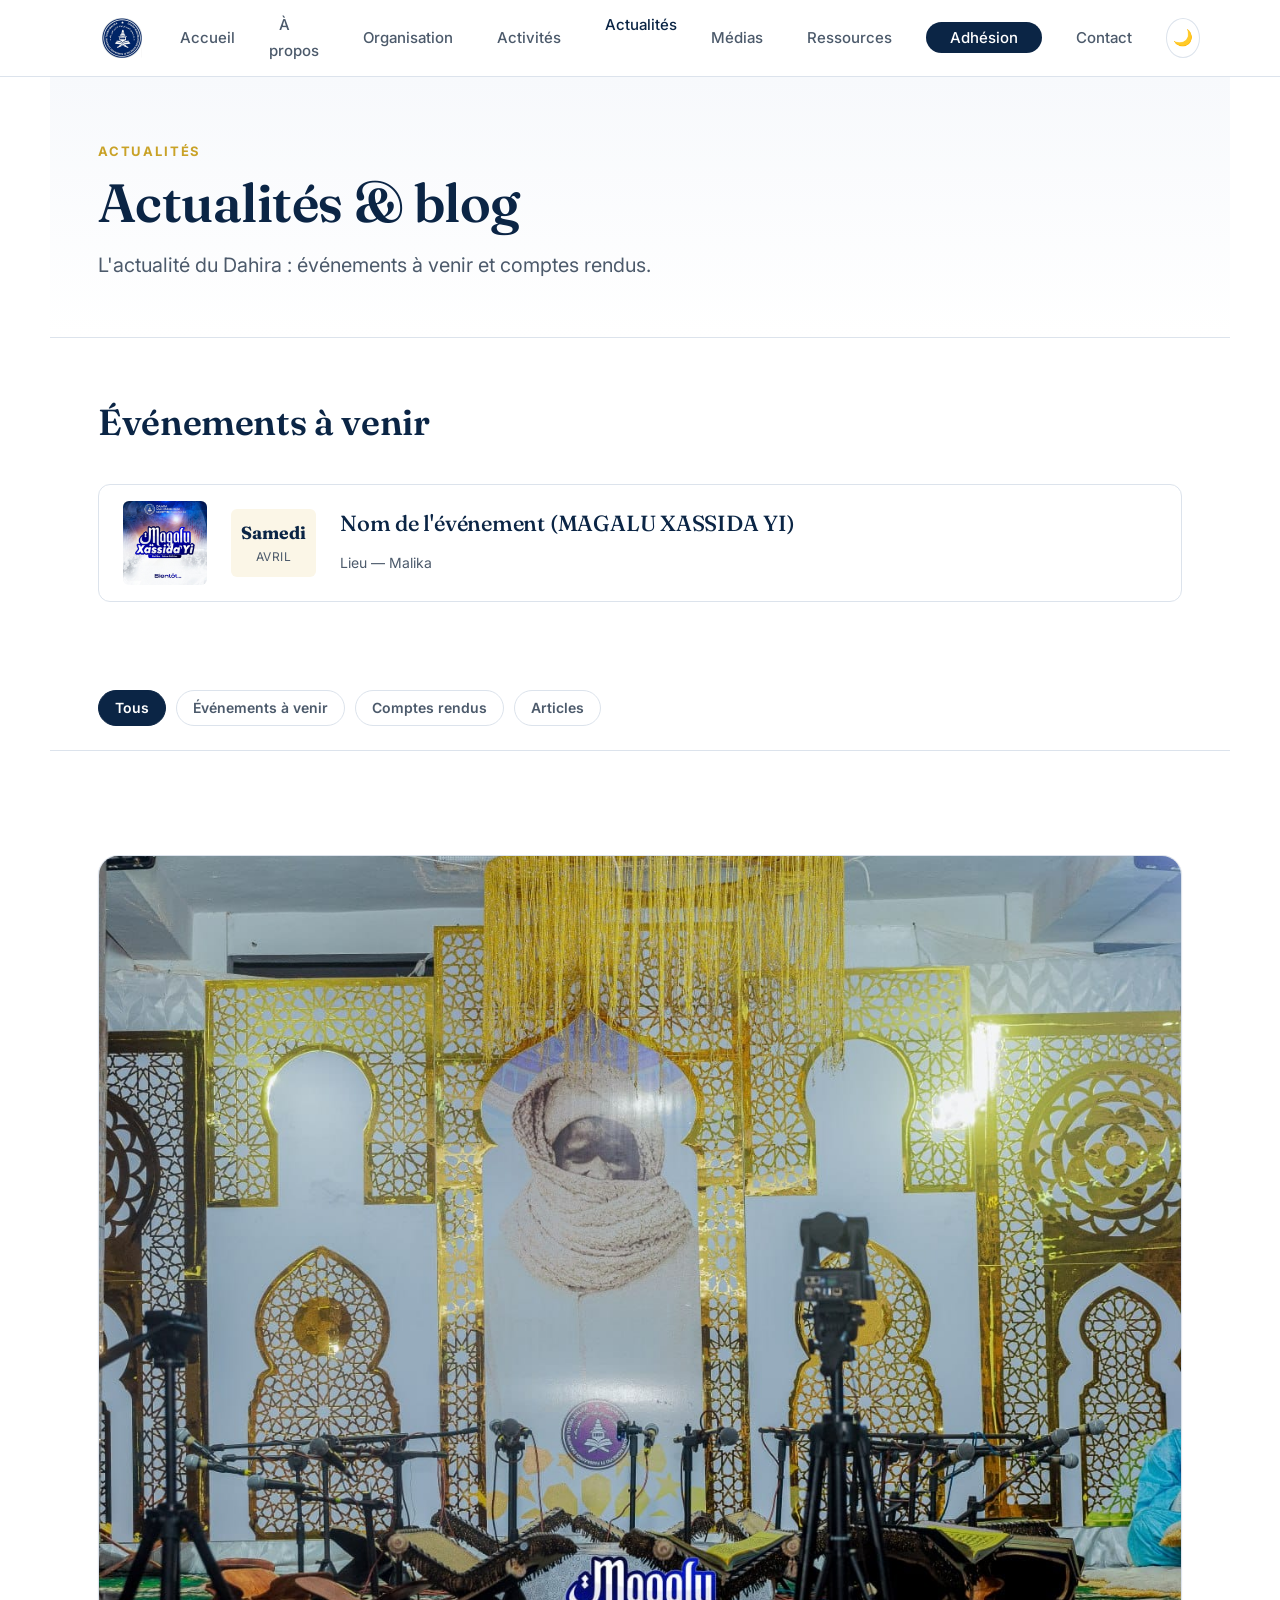
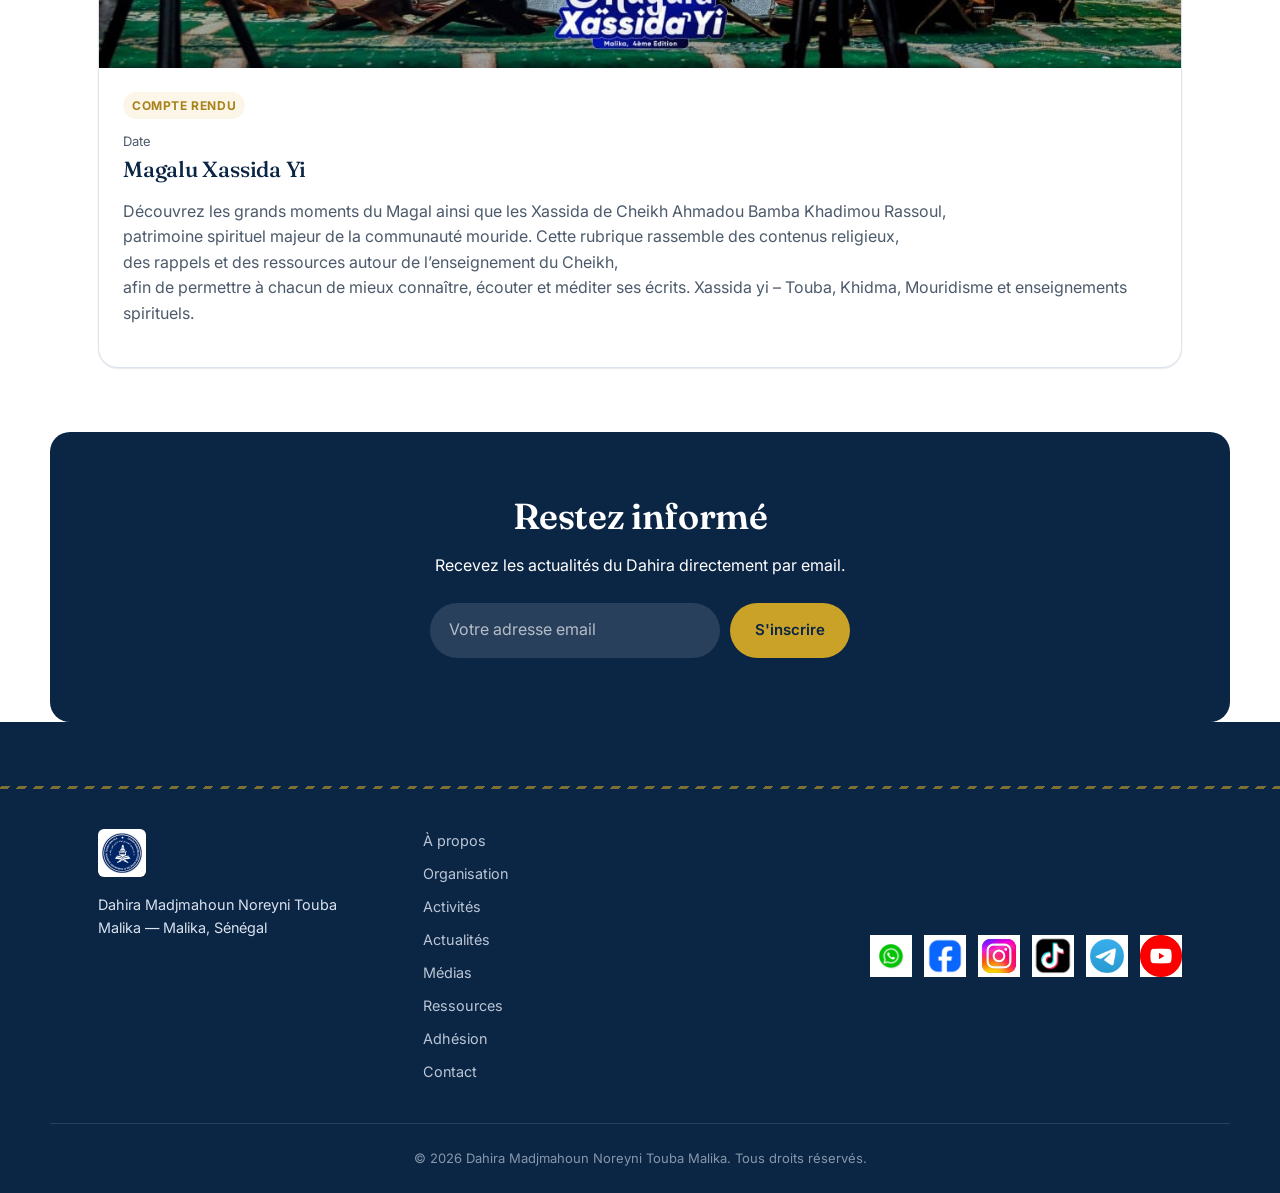
<file: actualites.html>
<!DOCTYPE html>
<html lang="fr">
<head>
  <meta charset="UTF-8">
  <meta name="viewport" content="width=device-width, initial-scale=1.0">
  <title>Actualités — Dahira Madjmahoun Noreyni Touba Malika</title>
  <meta name="description" content="Événements à venir, comptes rendus et articles du Dahira Madjmahoun Noreyni Touba Malika.">
  <link rel="icon" href="assets/favicon.png">
  <link rel="stylesheet" href="css/style.css">
</head>
<body>

  <header class="site-header">
    <nav class="navbar" aria-label="Navigation principale">
      <a href="index.html" class="logo"><img src="css/js/logo.jpeg" alt="Logo Dahira Madjmahoun Noreyni Touba Malika" width="150px"></a>
      <button class="hamburger" aria-label="Ouvrir le menu" aria-expanded="false" aria-controls="nav-links"><span></span><span></span><span></span></button>
      <ul class="nav-links" id="nav-links">
        <li><a href="index.html">Accueil</a></li>
        <li><a href="apropos.html">À propos</a></li>
        <li><a href="organisation.html">Organisation</a></li>
        <li><a href="activites.html">Activités</a></li>
        <li><a href="actualites.html" aria-current="page">Actualités</a></li>
        <li><a href="medias.html">Médias</a></li>
        <li><a href="ressources.html">Ressources</a></li>
        <li><a href="adhesion.html" class="btn-nav">Adhésion</a></li>
        <li><a href="contact.html">Contact</a></li>
      </ul>
      <button class="theme-toggle" aria-label="Basculer le mode sombre/clair" data-theme-toggle><span aria-hidden="true">🌙</span></button>
    </nav>
  </header>

  <main id="main-content">

    <section class="page-header">
      <p class="eyebrow">Actualités</p>
      <h1>Actualités &amp; blog</h1>
      <p class="page-lead">L'actualité du Dahira : événements à venir et comptes rendus.</p>
    </section>

    <section id="evenements" class="section content-section" aria-labelledby="evenements-title">
      <h2 id="evenements-title">Événements à venir</h2>
      <div class="events-list" data-events-list>
        <article class="event-card">
          <img src="css/js/bientot.jpeg" alt="bientot" class="event-card-image">
          <div class="event-date">
            <span class="event-day">samedi</span>
            <span class="event-month">Avril</span>
          </div>
          <div class="event-body">
            <h3>Nom de l'événement (MAGALU XASSIDA YI)</h3>
            <p class="event-location">Lieu — Malika</p>
          </div>
        </article>
      </div>
    </section>

    <nav class="filter-tabs" aria-label="Filtrer les actualités" data-news-filters>
      <button class="filter-btn is-active" data-filter="all">Tous</button>
      <button class="filter-btn" data-filter="evenement">Événements à venir</button>
      <button class="filter-btn" data-filter="compte-rendu">Comptes rendus</button>
      <button class="filter-btn" data-filter="article">Articles</button>
    </nav>

    <section id="articles" class="section content-section" aria-labelledby="articles-title">
      <h2 id="articles-title" class="sr-only">Articles</h2>
      <div class="cards-grid news-grid" data-news-grid>
        <article class="news-card" data-category="compte-rendu">
          <img src="css/js/K.jpeg" alt="Image magalu xassida yi">
          <div class="news-card-body">
            <span class="badge">Compte rendu</span>
            <time datetime="">Date</time>
            <h3><a href="actualites-detail.html">Magalu Xassida Yi</a></h3>
            <p>Découvrez les grands moments du Magal ainsi que les Xassida de Cheikh Ahmadou Bamba Khadimou Rassoul, <BR>
             patrimoine spirituel majeur de la communauté mouride. Cette rubrique rassemble des contenus religieux,  <br>
             des rappels et des ressources autour de l’enseignement du Cheikh, <br>
             afin de permettre à chacun de mieux connaître, écouter et méditer ses écrits.
                Xassida yi – Touba, Khidma, Mouridisme et enseignements spirituels.</p>
          </div>
        </article>
      </div>
    </section>

    <section class="section newsletter-section" aria-labelledby="newsletter-title">
      <h2 id="newsletter-title">Restez informé</h2>
      <p>Recevez les actualités du Dahira directement par email.</p>
      <form class="newsletter-form" data-newsletter-form novalidate>
        <label for="newsletter-email" class="sr-only">Adresse email</label>
        <input type="email" id="newsletter-email" name="email" placeholder="Votre adresse email" required>
        <button type="submit" class="btn btn-primary">S'inscrire</button>
      </form>
      <p class="form-feedback" data-newsletter-feedback role="status" aria-live="polite"></p>
    </section>

  </main>

  <footer class="site-footer">
    <div class="footer-grid">
      <div class="footer-brand">
        <img src="css/js/logo.jpeg" alt="Logo Dahira Madjmahoun Noreyni Touba Malika" width="100px">
        <p>Dahira Madjmahoun Noreyni Touba Malika — Malika, Sénégal</p>
      </div>
      <nav class="footer-links" aria-label="Liens du site">
        <a href="apropos.html">À propos</a>
        <a href="organisation.html">Organisation</a>
        <a href="activites.html">Activités</a>
        <a href="actualites.html">Actualités</a>
        <a href="medias.html">Médias</a>
        <a href="ressources.html">Ressources</a>
        <a href="adhesion.html">Adhésion</a>
        <a href="contact.html">Contact</a>
      </nav>
      <div class="social-links">

    <a href="https://t.me/daaramadjimahou" target="_blank" aria-label="WhatsApp">
        <img src="css/js/whatsap.jpeg" alt="WhatsApp">
    </a>

    <a href="https://www.facebook.com/share/1DBmQHuCVX/" target="_blank" aria-label="Facebook">
        <img src="css/js/facebookk.jpeg" alt="Facebook">
    </a>

    <a href="#" aria-label="Instagram">
        <img src="css/js/inst.jpeg" alt="Instagram">
    </a>

    <a href="https://www.tiktok.com/@madjmahounnoreynimalika" target="_blank" aria-label="TikTok">
        <img src="css/js/tik tok.jpeg" alt="TikTok">
    </a>

    <a href="https://t.me/daaramadjimahou" target="_blank" aria-label="Telegram">
        <img src="css/js/tel.jpeg" alt="Telegram">
    </a>

    <a href="https://youtube.com/@madjmahounnoreynimalika" target="_blank" aria-label="YouTube">
        <img src="css/js/youtube.jpeg" alt="YouTube">
    </a>

</div>
    </div>
    <p class="footer-copy">&copy; <span data-current-year></span> Dahira Madjmahoun Noreyni Touba Malika. Tous droits réservés.</p>
  </footer>

  <script src="css/js/script.js"></script>
  <script src="css/js/galerie.js"></script>
  <script src="css/js/formulaire.js"></script>
</body>
</html>
</file>
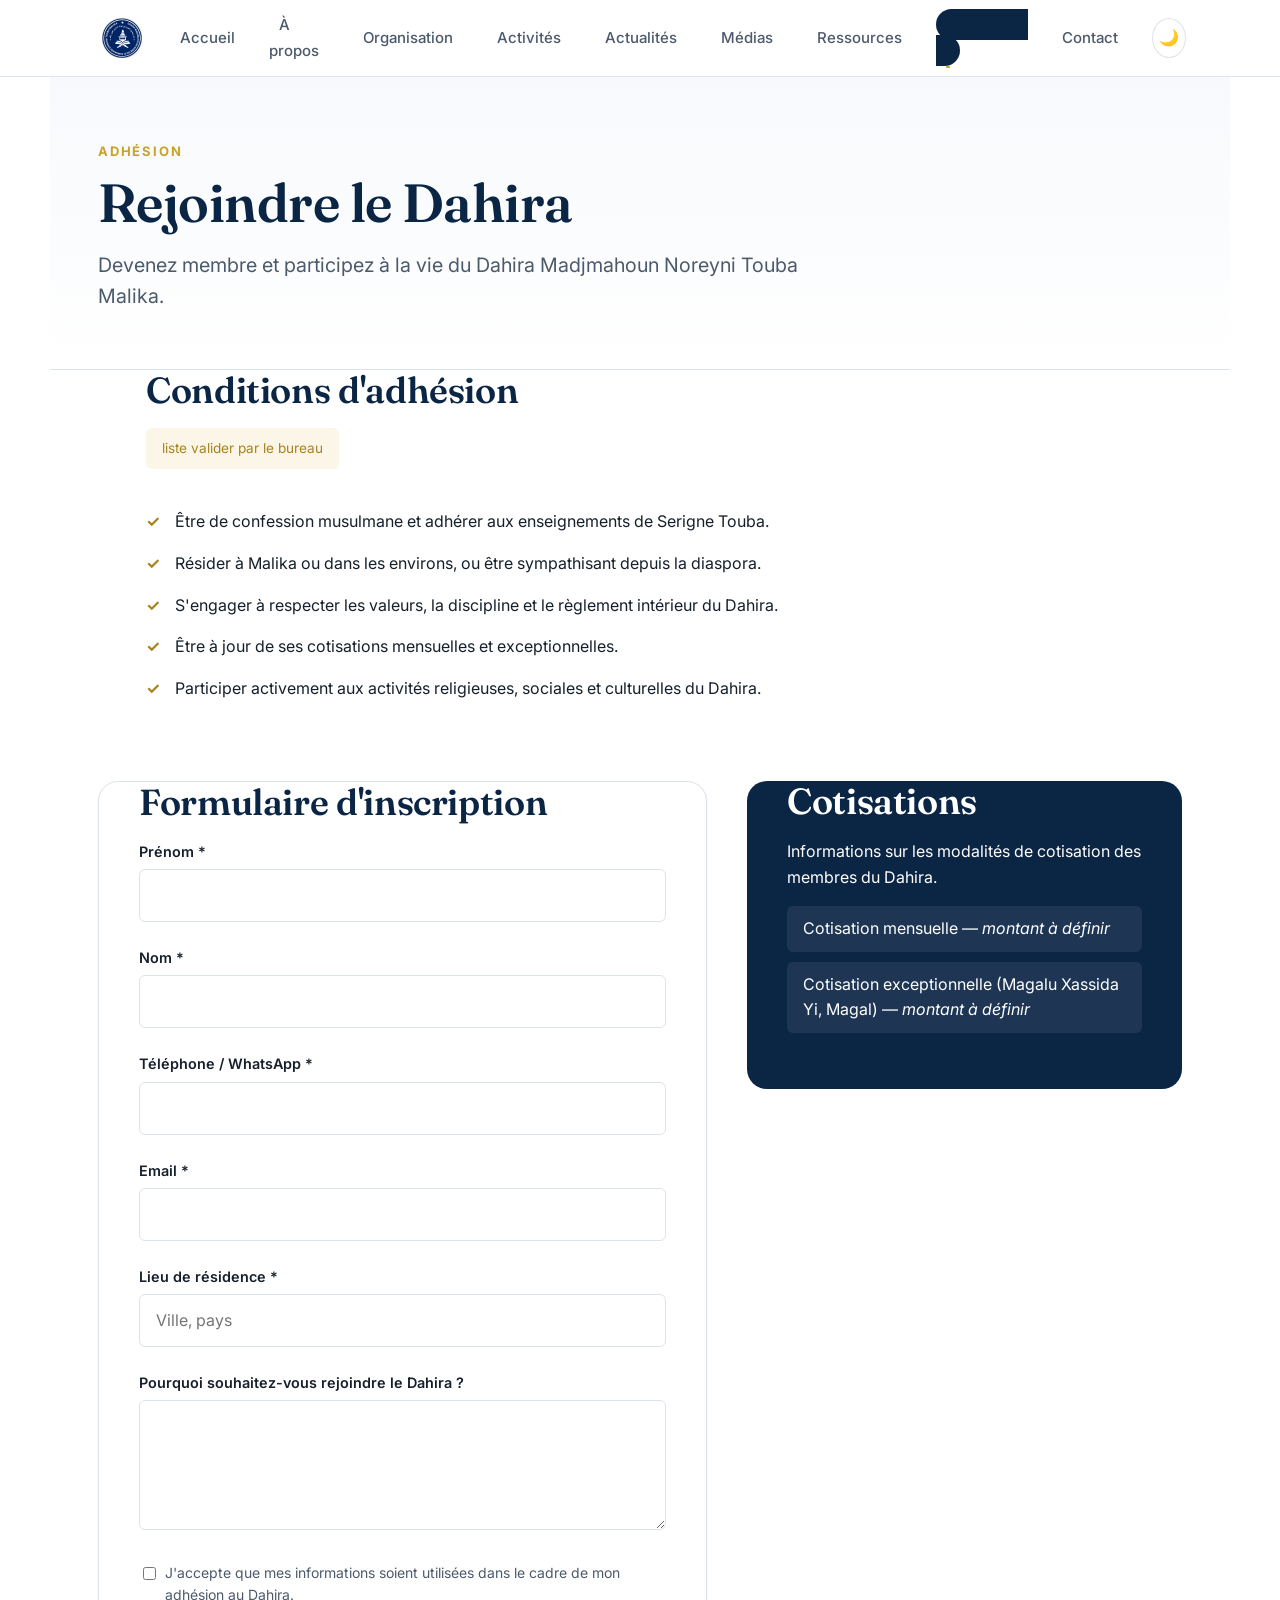
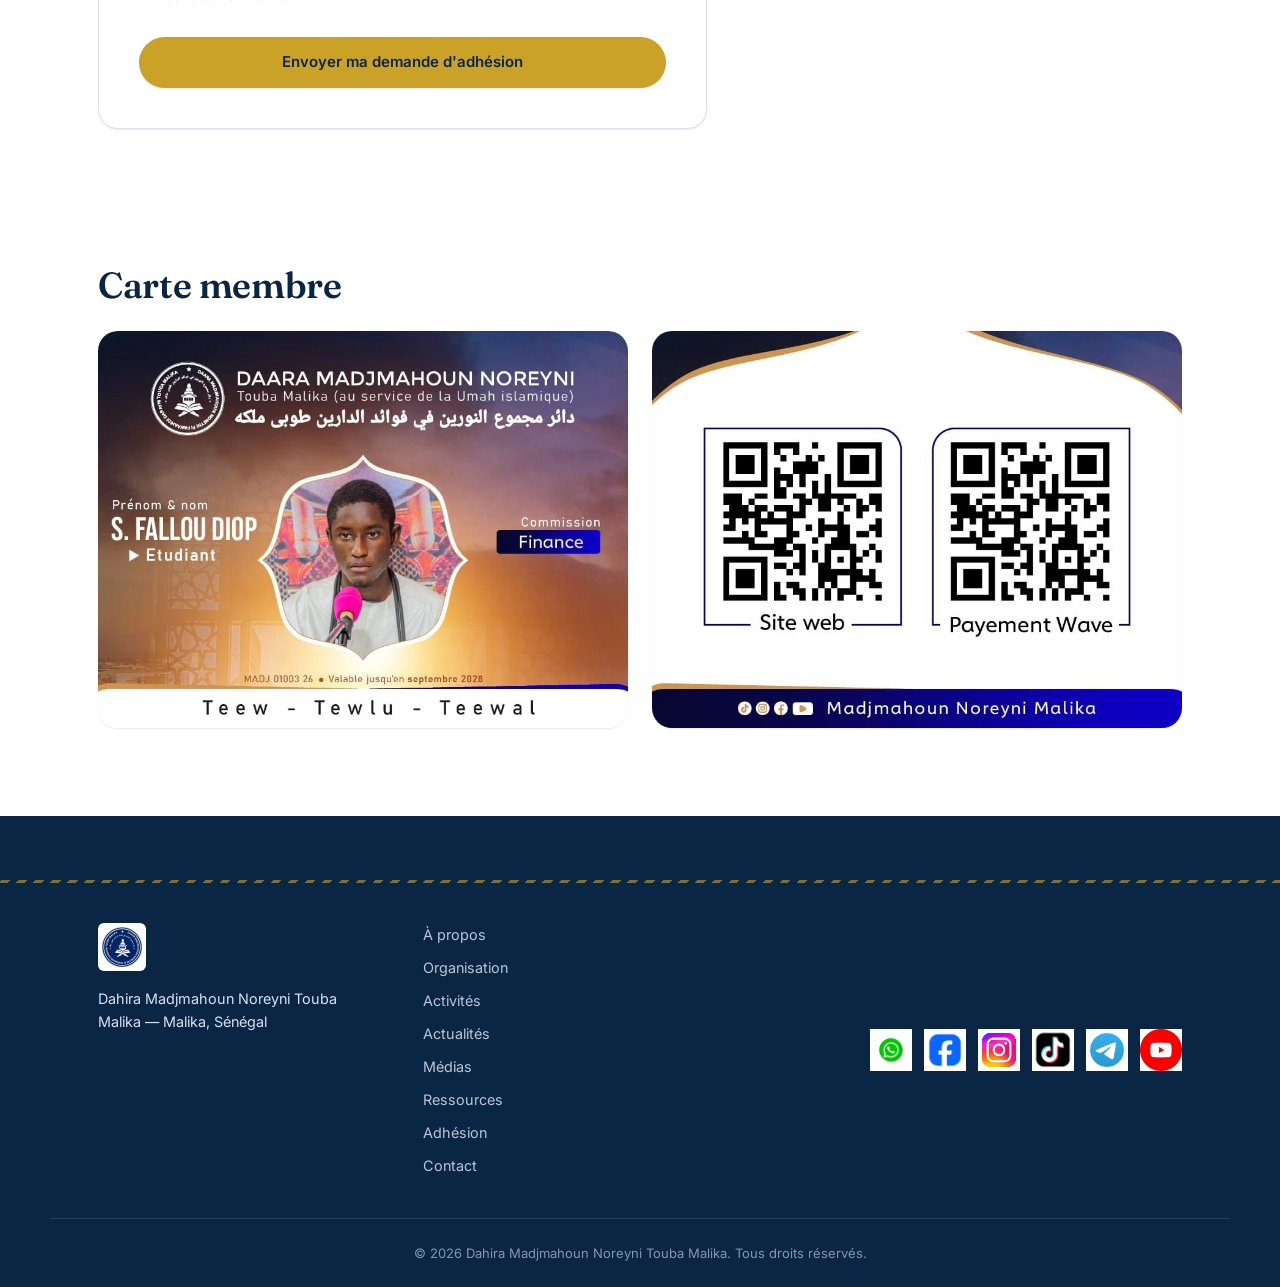
<file: adhesion.html>
<!DOCTYPE html>
<html lang="fr">
<head>
  <meta charset="UTF-8">
  <meta name="viewport" content="width=device-width, initial-scale=1.0">
  <title>Adhésion — Dahira Madjmahoun Noreyni Touba Malika</title>
  <meta name="description" content="Rejoignez le Dahira Madjmahoun Noreyni Touba Malika : formulaire d'inscription et cotisations.">
  <link rel="icon" href="assets/favicon.png">
  <link rel="stylesheet" href="css/style.css">
</head>
<body>

  <header class="site-header">
    <nav class="navbar" aria-label="Navigation principale">
      <a href="index.html" class="logo"><img src="css/js/logo.jpeg" alt="Logo Dahira Madjmahoun Noreyni Touba Malika" width="150px"></a>
      <button class="hamburger" aria-label="Ouvrir le menu" aria-expanded="false" aria-controls="nav-links"><span></span><span></span><span></span></button>
      <ul class="nav-links" id="nav-links">
        <li><a href="index.html">Accueil</a></li>
        <li><a href="apropos.html">À propos</a></li>
        <li><a href="organisation.html">Organisation</a></li>
        <li><a href="activites.html">Activités</a></li>
        <li><a href="actualites.html">Actualités</a></li>
        <li><a href="medias.html">Médias</a></li>
        <li><a href="ressources.html">Ressources</a></li>
        <li><a href="adhesion.html" class="btn-nav" aria-current="page">Adhésion</a></li>
        <li><a href="contact.html">Contact</a></li>
      </ul>
      <button class="theme-toggle" aria-label="Basculer le mode sombre/clair" data-theme-toggle><span aria-hidden="true">🌙</span></button>
    </nav>
  </header>

  <main id="main-content">

    <section class="page-header">
      <p class="eyebrow">Adhésion</p>
      <h1>Rejoindre le Dahira</h1>
      <p class="page-lead">Devenez membre et participez à la vie du Dahira Madjmahoun Noreyni Touba Malika.</p>
    </section>

    <div class="adhesion-layout">

      <section id="conditions" class="section content-section conditions-section" aria-labelledby="conditions-title" style="grid-column: 1 / -1;">
        <h2 id="conditions-title">Conditions d'adhésion</h2>
        <p class="conditions-note"> liste valider par le bureau </p>
        <ul class="conditions-list">
          <li>Être de confession musulmane et adhérer aux enseignements de Serigne Touba.</li>
          <li>Résider à Malika ou dans les environs, ou être sympathisant depuis la diaspora.</li>
          <li>S'engager à respecter les valeurs, la discipline et le règlement intérieur du Dahira.</li>
          <li>Être à jour de ses cotisations mensuelles et exceptionnelles.</li>
          <li>Participer activement aux activités religieuses, sociales et culturelles du Dahira.</li>
        </ul>
      </section>

      <section id="formulaire" class="section content-section form-section" aria-labelledby="formulaire-title">
        <h2 id="formulaire-title">Formulaire d'inscription</h2>
        <form class="adhesion-form" action="https://formspree.io/f/xeajzanq" method="POST" data-adhesion-form novalidate>
          <input type="hidden" name="_subject" value="Nouvelle demande d'adhésion — Site Dahira">

          <div class="form-group">
            <label for="prenom">Prénom <span aria-hidden="true">*</span></label>
            <input type="text" id="prenom" name="prenom" required autocomplete="given-name">
          </div>

          <div class="form-group">
            <label for="nom">Nom <span aria-hidden="true">*</span></label>
            <input type="text" id="nom" name="nom" required autocomplete="family-name">
          </div>

          <div class="form-group">
            <label for="telephone">Téléphone / WhatsApp <span aria-hidden="true">*</span></label>
            <input type="tel" id="telephone" name="telephone" required autocomplete="tel">
          </div>

          <div class="form-group">
            <label for="email">Email <span aria-hidden="true">*</span></label>
            <input type="email" id="email" name="email" required autocomplete="email">
          </div>

          <div class="form-group">
            <label for="lieu-residence">Lieu de résidence <span aria-hidden="true">*</span></label>
            <input type="text" id="lieu-residence" name="lieu_residence" required placeholder="Ville, pays">
          </div>

          <div class="form-group">
            <label for="motivation">Pourquoi souhaitez-vous rejoindre le Dahira ?</label>
            <textarea id="motivation" name="motivation" rows="4"></textarea>
          </div>

          <div class="form-group form-checkbox">
            <input type="checkbox" id="consentement" name="consentement" required>
            <label for="consentement">J'accepte que mes informations soient utilisées dans le cadre de mon adhésion au Dahira.</label>
          </div>

          <button type="submit" class="btn btn-primary btn-full">Envoyer ma demande d'adhésion</button>
          <p class="form-feedback" data-adhesion-feedback role="status" aria-live="polite"></p>
        </form>
      </section>

      <aside id="cotisations" class="section content-section cotisations-aside" aria-labelledby="cotisations-title">
        <h2 id="cotisations-title">Cotisations</h2>
        <p>Informations sur les modalités de cotisation des membres du Dahira.</p>
        <ul class="cotisation-list">
          <li>Cotisation mensuelle — <em>montant à définir</em></li>
          <li>Cotisation exceptionnelle (Magalu Xassida Yi, Magal) — <em>montant à définir</em></li>
        </ul>
        
      </aside>

    </div>


     <section id="gestu-recherche" class="section content-section gestu-section" aria-labelledby="gestu-title">
      <h2 id="gestu-title">Carte membre</h2>
    

      

      <div class="gestu-media">
        <img src="css/js/adherer.jpeg" alt="Gestu recherche du Dahira" class="gestu-image">
        <img src="css/js/adhe.jpeg" alt="Gestu recherche du Dahira" class="gestu-image">
        

      
      </div>

      <div class="gestu-text">



      </div>
    </section>


  </main>

  <footer class="site-footer">
    <div class="footer-grid">
      <div class="footer-brand">
        <img src="css/js/logo.jpeg" alt="Logo Dahira Madjmahoun Noreyni Touba Malika" width="100px">
        <p>Dahira Madjmahoun Noreyni Touba Malika — Malika, Sénégal</p>
      </div>
      <nav class="footer-links" aria-label="Liens du site">
        <a href="apropos.html">À propos</a>
        <a href="organisation.html">Organisation</a>
        <a href="activites.html">Activités</a>
        <a href="actualites.html">Actualités</a>
        <a href="medias.html">Médias</a>
        <a href="ressources.html">Ressources</a>
        <a href="adhesion.html">Adhésion</a>
        <a href="contact.html">Contact</a>
      </nav>  
     <div class="social-links">

    <a href="https://t.me/daaramadjimahou" target="_blank" aria-label="WhatsApp">
        <img src="css/js/whatsap.jpeg" alt="WhatsApp">
    </a>

    <a href="https://www.facebook.com/share/1DBmQHuCVX/" target="_blank" aria-label="Facebook">
        <img src="css/js/facebookk.jpeg" alt="Facebook">
    </a>

    <a href="#" aria-label="Instagram">
        <img src="css/js/inst.jpeg" alt="Instagram">
    </a>

    <a href="https://www.tiktok.com/@madjmahounnoreynimalika" target="_blank" aria-label="TikTok">
        <img src="css/js/tik tok.jpeg" alt="TikTok">
    </a>

    <a href="https://t.me/daaramadjimahou" target="_blank" aria-label="Telegram">
        <img src="css/js/tel.jpeg" alt="Telegram">
    </a>

    <a href="https://youtube.com/@madjmahounnoreynimalika" target="_blank" aria-label="YouTube">
        <img src="css/js/youtube.jpeg" alt="YouTube">
    </a>

</div>
    </div>
    <p class="footer-copy">&copy; <span data-current-year></span> Dahira Madjmahoun Noreyni Touba Malika. Tous droits réservés.</p>
  </footer>

  <script src="css/js/script.js"></script>
  <script src="css/js/galerie.js"></script>
  <script src="css/js/formulaire.js"></script>
</body>
</html>
</file>
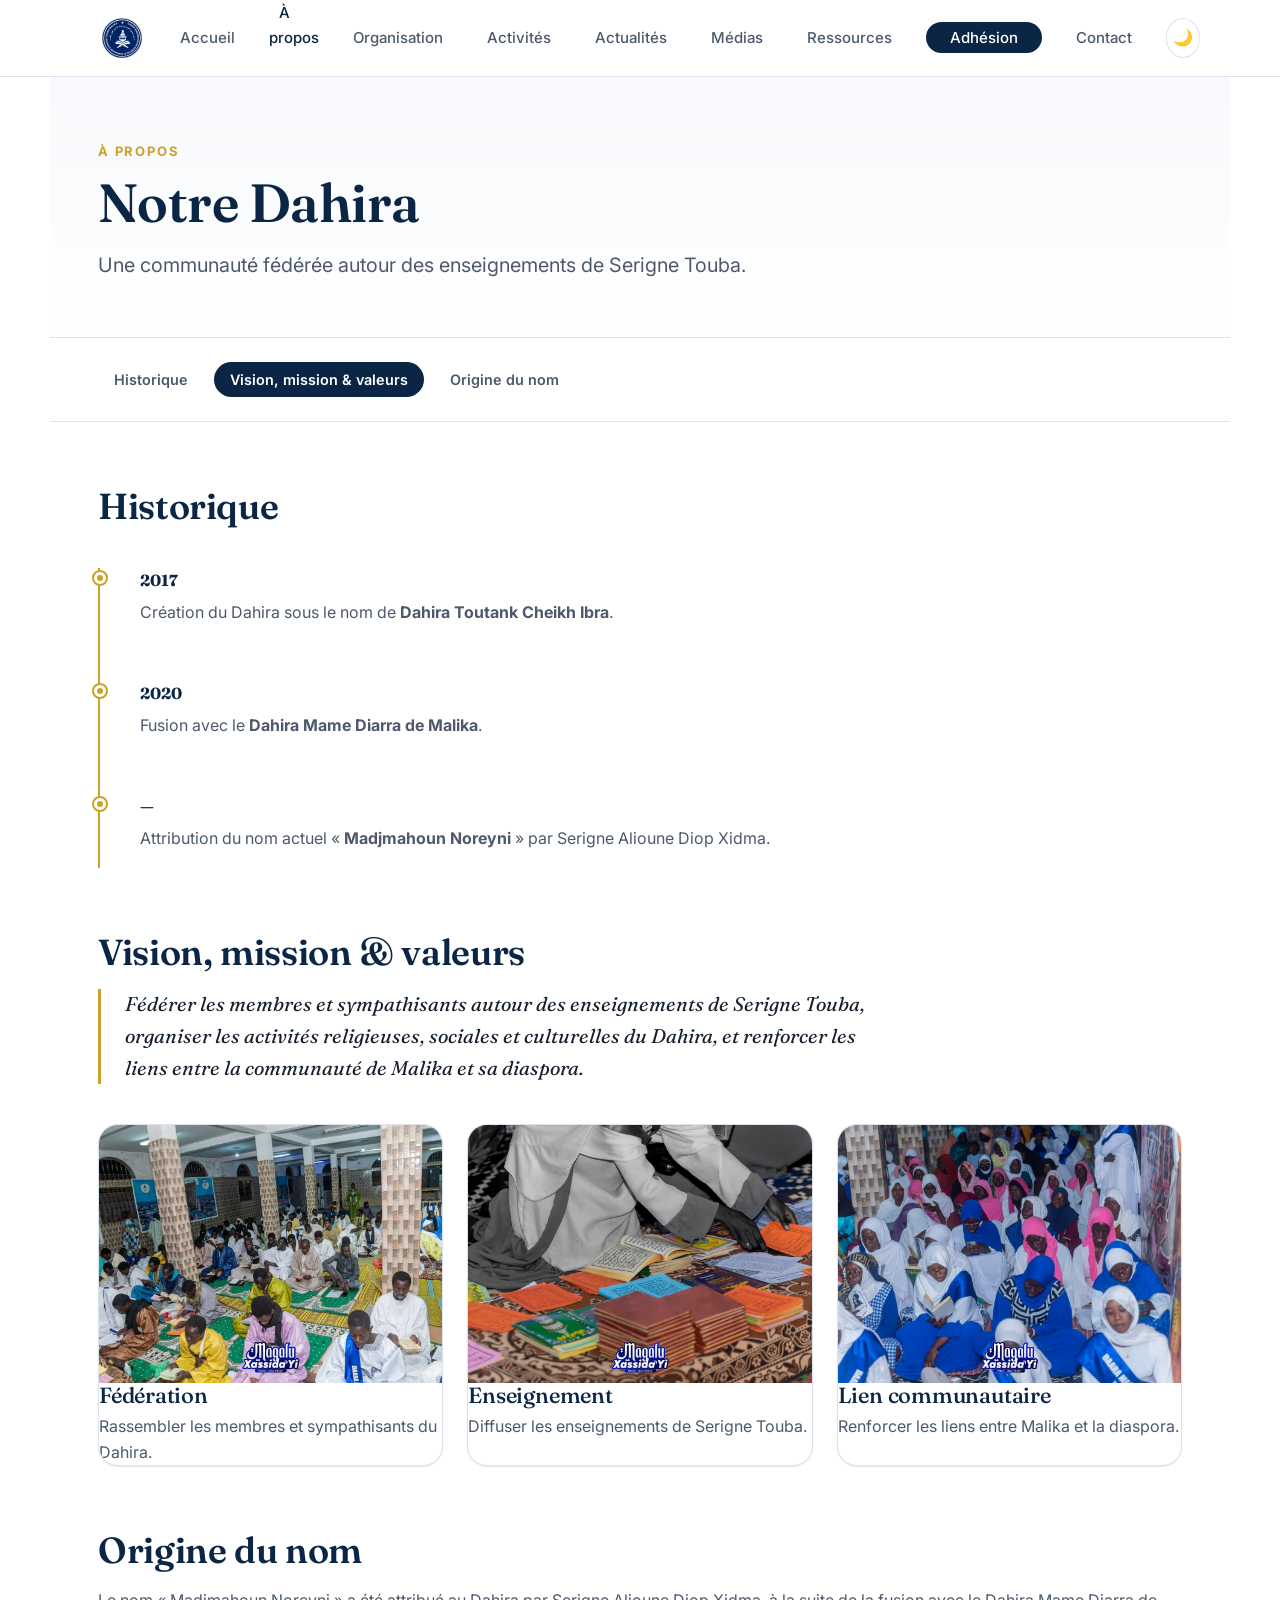
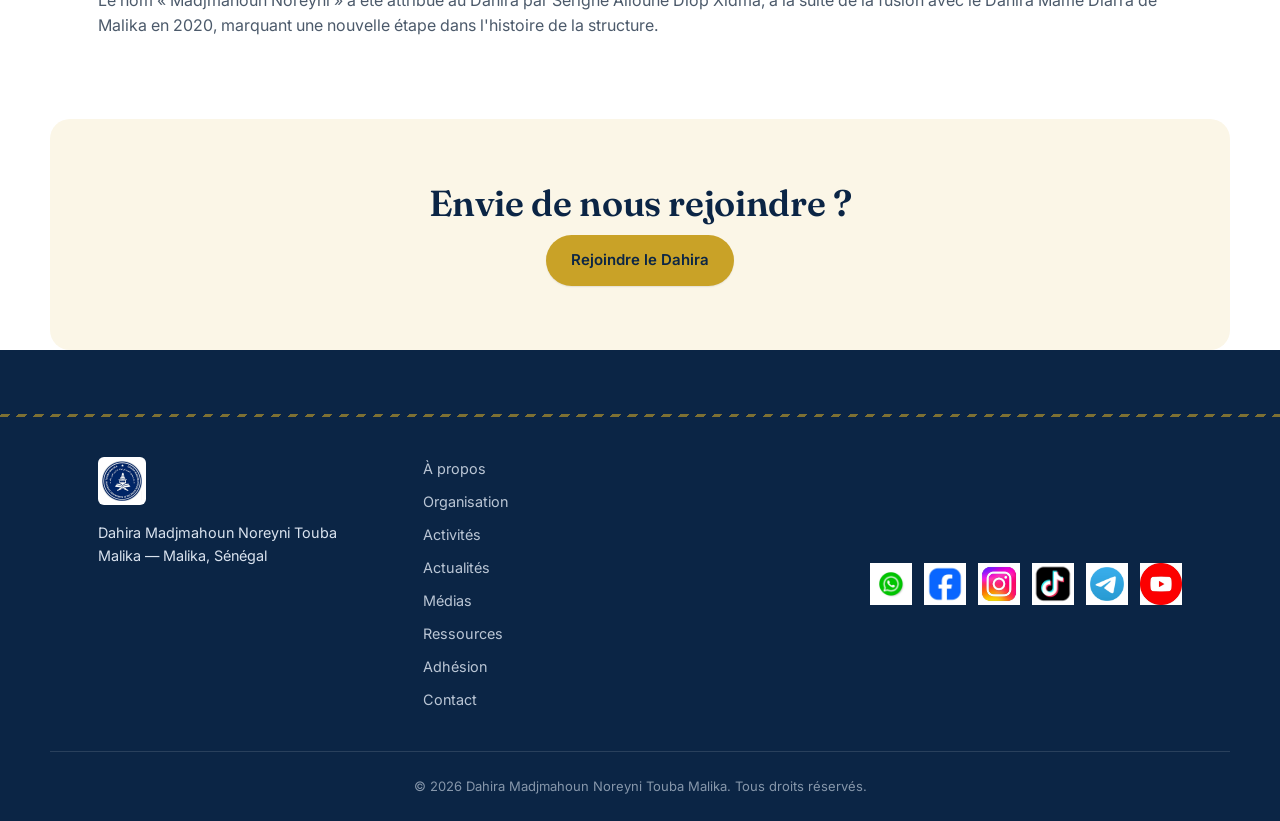
<file: apropos.html>
<!DOCTYPE html>
<html lang="fr">
<head>
  <meta charset="UTF-8">
  <meta name="viewport" content="width=device-width, initial-scale=1.0">
  <title>À propos — Dahira Madjmahoun Noreyni Touba Malika</title>
  <meta name="description" content="Historique, vision, mission et origine du nom du Dahira Madjmahoun Noreyni Touba Malika.">
  <link rel="icon" href="assets/favicon.png">
  <link rel="stylesheet" href="css/style.css">
</head>
<body>

  <header class="site-header">
    <nav class="navbar" aria-label="Navigation principale">
      <a href="index.html" class="logo"><img src="css/js/logo.jpeg" alt="Logo Dahira Madjmahoun Noreyni Touba Malika" width="150px"></a>
      <button class="hamburger" aria-label="Ouvrir le menu" aria-expanded="false" aria-controls="nav-links"><span></span><span></span><span></span></button>
      <ul class="nav-links" id="nav-links">
        <li><a href="index.html">Accueil</a></li>
        <li><a href="apropos.html" aria-current="page">À propos</a></li>
        <li><a href="organisation.html">Organisation</a></li>
        <li><a href="activites.html">Activités</a></li>
        <li><a href="actualites.html">Actualités</a></li>
        <li><a href="medias.html">Médias</a></li>
        <li><a href="ressources.html">Ressources</a></li>
        <li><a href="adhesion.html" class="btn-nav">Adhésion</a></li>
        <li><a href="contact.html">Contact</a></li>
      </ul>
      <button class="theme-toggle" aria-label="Basculer le mode sombre/clair" data-theme-toggle><span aria-hidden="true">🌙</span></button>
    </nav>
  </header>

  <main id="main-content">

    <section class="page-header">
      <p class="eyebrow">À propos</p>
      <h1>Notre Dahira</h1>
      <p class="page-lead">Une communauté fédérée autour des enseignements de Serigne Touba.</p>
    </section>

    <nav class="sub-tabs" aria-label="Sections de la page À propos">
      <a href="#historique" class="sub-tab">Historique</a>
      <a href="#mission" class="sub-tab">Vision, mission &amp; valeurs</a>
      <a href="#origine-nom" class="sub-tab">Origine du nom</a>
    </nav>

    <section id="historique" class="section content-section" aria-labelledby="historique-title">
      <h2 id="historique-title">Historique</h2>
      <ol class="timeline">
        <li class="timeline-item">
          <span class="timeline-year">2017</span>
          <p>Création du Dahira sous le nom de <strong>Dahira Toutank Cheikh Ibra</strong>.</p>
        </li>
        <li class="timeline-item">
          <span class="timeline-year">2020</span>
          <p>Fusion avec le <strong>Dahira Mame Diarra de Malika</strong>.</p>
        </li>
        <li class="timeline-item">
          <span class="timeline-year">—</span>
          <p>Attribution du nom actuel « <strong>Madjmahoun Noreyni</strong> » par Serigne Alioune Diop Xidma.</p>
        </li>
      </ol>
    </section>

    <section id="mission" class="section content-section" aria-labelledby="mission-title">
      <h2 id="mission-title">Vision, mission &amp; valeurs</h2>
      <p class="mission-statement">Fédérer les membres et sympathisants autour des enseignements de Serigne Touba, organiser les activités religieuses, sociales et culturelles du Dahira, et renforcer les liens entre la communauté de Malika et sa diaspora.</p>
      <div class="cards-grid">
        <article class="value-card">
          <img src="css/js/federer.jpeg" alt="Fédération des membres du Dahira" class="value-card-image">
          <h3>Fédération</h3>
          <p>Rassembler les membres et sympathisants du Dahira.</p>
        </article>
        <article class="value-card">
          <img src="css/js/en.jpeg" alt="Enseignement de Serigne Touba" class="value-card-image">
          <h3>Enseignement</h3>
          <p>Diffuser les enseignements de Serigne Touba.</p>
        </article>
        <article class="value-card">
          <img src="css/js/soxna.jpeg" alt="Lien communautaire entre Malika et la diaspora" class="value-card-image">
          <h3>Lien communautaire</h3>
          <p>Renforcer les liens entre Malika et la diaspora.</p>
        </article>
      </div>
    </section>

    <section id="origine-nom" class="section content-section" aria-labelledby="origine-title">
      <h2 id="origine-title">Origine du nom</h2>
      <p>Le nom « Madjmahoun Noreyni » a été attribué au Dahira par Serigne Alioune Diop Xidma, à la suite de la fusion avec le Dahira Mame Diarra de Malika en 2020, marquant une nouvelle étape dans l'histoire de la structure.</p>
    </section>

    <section class="section cta-section">
      <h2>Envie de nous rejoindre ?</h2>
      <a href="adhesion.html" class="btn btn-primary">Rejoindre le Dahira</a>
    </section>

  </main>

  <footer class="site-footer">
    <div class="footer-grid">
      <div class="footer-brand">
        <img src="css/js/logo.jpeg" alt="Logo Dahira Madjmahoun Noreyni Touba Malika"- width="100px">
        <p>Dahira Madjmahoun Noreyni Touba Malika — Malika, Sénégal</p>
      </div>
      <nav class="footer-links" aria-label="Liens du site">
        <a href="apropos.html">À propos</a>
        <a href="organisation.html">Organisation</a>
        <a href="activites.html">Activités</a>
        <a href="actualites.html">Actualités</a>
        <a href="medias.html">Médias</a>
        <a href="ressources.html">Ressources</a>
        <a href="adhesion.html">Adhésion</a>
        <a href="contact.html">Contact</a>
      </nav>
      <div class="social-links">

    <a href="https://t.me/daaramadjimahou" target="_blank" aria-label="WhatsApp">
        <img src="css/js/whatsap.jpeg" alt="WhatsApp">
    </a>

    <a href="https://www.facebook.com/share/1DBmQHuCVX/" target="_blank" aria-label="Facebook">
        <img src="css/js/facebookk.jpeg" alt="Facebook">
    </a>

    <a href="#" aria-label="Instagram">
        <img src="css/js/inst.jpeg" alt="Instagram">
    </a>

    <a href="https://www.tiktok.com/@madjmahounnoreynimalika" target="_blank" aria-label="TikTok">
        <img src="css/js/tik tok.jpeg" alt="TikTok">
    </a>

    <a href="https://t.me/daaramadjimahou" target="_blank" aria-label="Telegram">
        <img src="css/js/tel.jpeg" alt="Telegram">
    </a>

    <a href="https://youtube.com/@madjmahounnoreynimalika" target="_blank" aria-label="YouTube">
        <img src="css/js/youtube.jpeg" alt="YouTube">
    </a>

</div>
    </div>
    <p class="footer-copy">&copy; <span data-current-year></span> Dahira Madjmahoun Noreyni Touba Malika. Tous droits réservés.</p>
  </footer>
<script src="css/js/script.js"></script>
<script src="css/js/galerie.js"></script>
<script src="css/js/formulaire.js"></script>
</body>
</html>
</file>
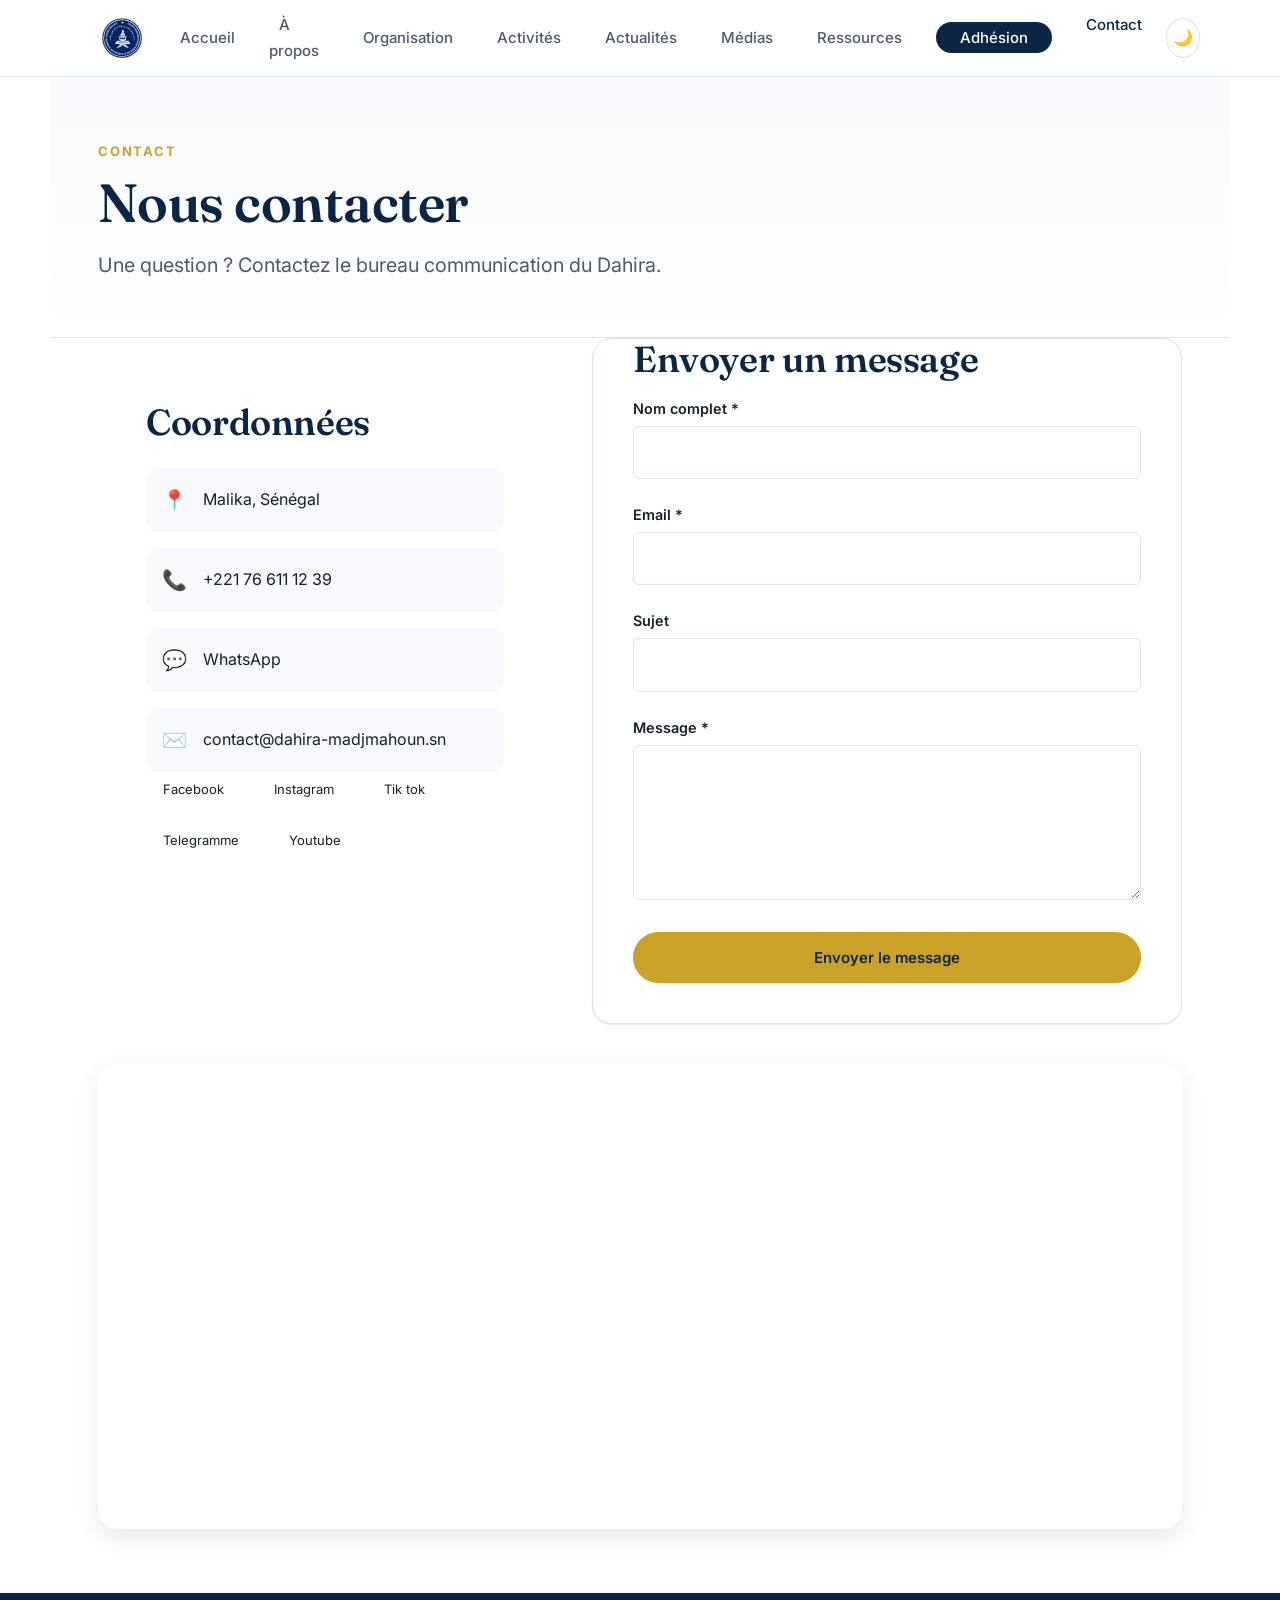
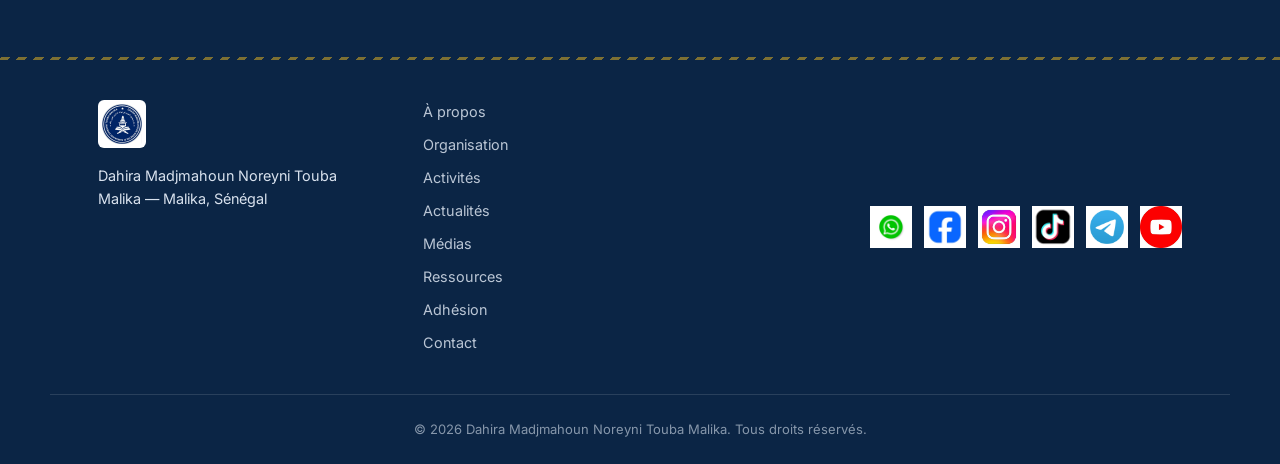
<file: contact.html>
<!DOCTYPE html>
<html lang="fr">
<head>
  <meta charset="UTF-8">
  <meta name="viewport" content="width=device-width, initial-scale=1.0">
  <title>Contact — Dahira Madjmahoun Noreyni Touba Malika</title>
  <meta name="description" content="Coordonnées, adresse et localisation du Dahira Madjmahoun Noreyni Touba Malika à Malika, Sénégal.">
  <link rel="icon" href="assets/favicon.png">
  <link rel="stylesheet" href="css/style.css">
</head>
<body>

  <header class="site-header">
    <nav class="navbar" aria-label="Navigation principale">
      <a href="index.html" class="logo"><img src="css/js/logo.jpeg" alt="Logo Dahira Madjmahoun Noreyni Touba Malika" width="150px"></a>
      <button class="hamburger" aria-label="Ouvrir le menu" aria-expanded="false" aria-controls="nav-links"><span></span><span></span><span></span></button>
      <ul class="nav-links" id="nav-links">
        <li><a href="index.html">Accueil</a></li>
        <li><a href="apropos.html">À propos</a></li>
        <li><a href="organisation.html">Organisation</a></li>
        <li><a href="activites.html">Activités</a></li>
        <li><a href="actualites.html">Actualités</a></li>
        <li><a href="medias.html">Médias</a></li>
        <li><a href="ressources.html">Ressources</a></li>
        <li><a href="adhesion.html" class="btn-nav">Adhésion</a></li>
        <li><a href="contact.html" aria-current="page">Contact</a></li>
      </ul>
      <button class="theme-toggle" aria-label="Basculer le mode sombre/clair" data-theme-toggle><span aria-hidden="true">🌙</span></button>
    </nav>
  </header>

  <main id="main-content">

    <section class="page-header">
      <p class="eyebrow">Contact</p>
      <h1>Nous contacter</h1>
      <p class="page-lead">Une question ? Contactez le bureau communication du Dahira.</p>
    </section>

    <div class="contact-layout">

      <section class="section content-section contact-info" aria-labelledby="coordonnees-title">
        <h2 id="coordonnees-title">Coordonnées</h2>
        <ul class="contact-list">
          <li>
            <span class="contact-icon" aria-hidden="true">📍</span>
            <span>Malika, Sénégal</span>
          </li>
          <li>
            <span class="contact-icon" aria-hidden="true">📞</span>
            <a href="tel:+221766111239">+221 76 611 12 39</a>
          </li>
          <li>
            <span class="contact-icon" aria-hidden="true">💬</span>
            <a href="https://t.me/daaramadjimahou" target="_blank" rel="noopener">WhatsApp</a>
          </li>
          <li>
            <span class="contact-icon" aria-hidden="true">✉️</span>
            <a href="mailto:contact@dahira-madjmahoun.sn">contact@dahira-madjmahoun.sn</a>
          </li>
        </ul>
        <div class="footer-social" aria-label="Réseaux sociaux">
          <a href="https://www.facebook.com/share/1DBmQHuCVX/" aria-label="Facebook">Facebook</a>
          <a href="#" aria-label="Instagram">Instagram</a>
           <a href="https://www.tiktok.com/@madjmahounnoreynimalika?_r=1&_t=ZS-98oCgu9KDMG" aria-label="Tik tok">Tik tok</a>
        <a href="https://t.me/daaramadjimahou" aria-label="Telegramme">Telegramme</a>
        <a href="https://youtube.com/@madjmahounnoreynimalika?si=QYGiKIW6ues_bleZ" aria-label="Youtube">Youtube</a>
        </div>
      </section>

      <section class="section content-section form-section" aria-labelledby="contact-form-title">
        <h2 id="contact-form-title">Envoyer un message</h2>
        <form class="contact-form" action="https://formspree.io/f/xeajzanq" method="POST" data-contact-form novalidate>
          <input type="hidden" name="_subject" value="Nouveau message de contact — Site Dahira">
          <div class="form-group">
            <label for="contact-nom">Nom complet <span aria-hidden="true">*</span></label>
            <input type="text" id="contact-nom" name="nom" required autocomplete="name">
          </div>
          <div class="form-group">
            <label for="contact-email">Email <span aria-hidden="true">*</span></label>
            <input type="email" id="contact-email" name="email" required autocomplete="email">
          </div>
          <div class="form-group">
            <label for="contact-sujet">Sujet</label>
            <input type="text" id="contact-sujet" name="sujet">
          </div>
          <div class="form-group">
            <label for="contact-message">Message <span aria-hidden="true">*</span></label>
            <textarea id="contact-message" name="message" rows="5" required></textarea>
          </div>
          <div class="form-group" data-captcha-placeholder></div>
          <button type="submit" class="btn btn-primary btn-full">Envoyer le message</button>
          <p class="form-feedback" data-contact-feedback role="status" aria-live="polite"></p>
        </form>
      </section>

    </div>

    <section class="section map-section" aria-labelledby="map-title">
      <h2 id="map-title" class="sr-only">Localisation</h2>
      <div class="map-embed">
        <iframe
          src="https://www.google.com/maps?q=Malika,Sénégal&output=embed"
          title="Localisation du Dahira Madjmahoun Noreyni Touba Malika à Malika"
          loading="lazy"
          allowfullscreen>
        </iframe>
      </div>
    </section>

  </main>

  <footer class="site-footer">
    <div class="footer-grid">
      <div class="footer-brand">
        <img src="css/js/logo.jpeg" alt="Logo Dahira Madjmahoun Noreyni Touba Malika" width="100px">
        <p>Dahira Madjmahoun Noreyni Touba Malika — Malika, Sénégal</p>
      </div>
      <nav class="footer-links" aria-label="Liens du site">
        <a href="apropos.html">À propos</a>
        <a href="organisation.html">Organisation</a>
        <a href="activites.html">Activités</a>
        <a href="actualites.html">Actualités</a>
        <a href="medias.html">Médias</a>
        <a href="ressources.html">Ressources</a>
        <a href="adhesion.html">Adhésion</a>
        <a href="contact.html">Contact</a>
      </nav>
    <div class="social-links">

    <a href="https://t.me/daaramadjimahou" target="_blank" aria-label="WhatsApp">
        <img src="css/js/whatsap.jpeg" alt="WhatsApp">
    </a>

    <a href="https://www.facebook.com/share/1DBmQHuCVX/" target="_blank" aria-label="Facebook">
        <img src="css/js/facebookk.jpeg" alt="Facebook">
    </a>

    <a href="#" aria-label="Instagram">
        <img src="css/js/inst.jpeg" alt="Instagram">
    </a>

    <a href="https://www.tiktok.com/@madjmahounnoreynimalika" target="_blank" aria-label="TikTok">
        <img src="css/js/tik tok.jpeg" alt="TikTok">
    </a>

    <a href="https://t.me/daaramadjimahou" target="_blank" aria-label="Telegram">
        <img src="css/js/tel.jpeg" alt="Telegram">
    </a>

    <a href="https://youtube.com/@madjmahounnoreynimalika" target="_blank" aria-label="YouTube">
        <img src="css/js/youtube.jpeg" alt="YouTube">
    </a>

</div>
</div>
    </div>
    <p class="footer-copy">&copy; <span data-current-year></span> Dahira Madjmahoun Noreyni Touba Malika. Tous droits réservés.</p>
  </footer>

  <script src="css/js/script.js"></script>
  <script src="css/js/galerie.js"></script>
  <script src="css/js/formulaire.js"></script>
</body>
</html>
</file>
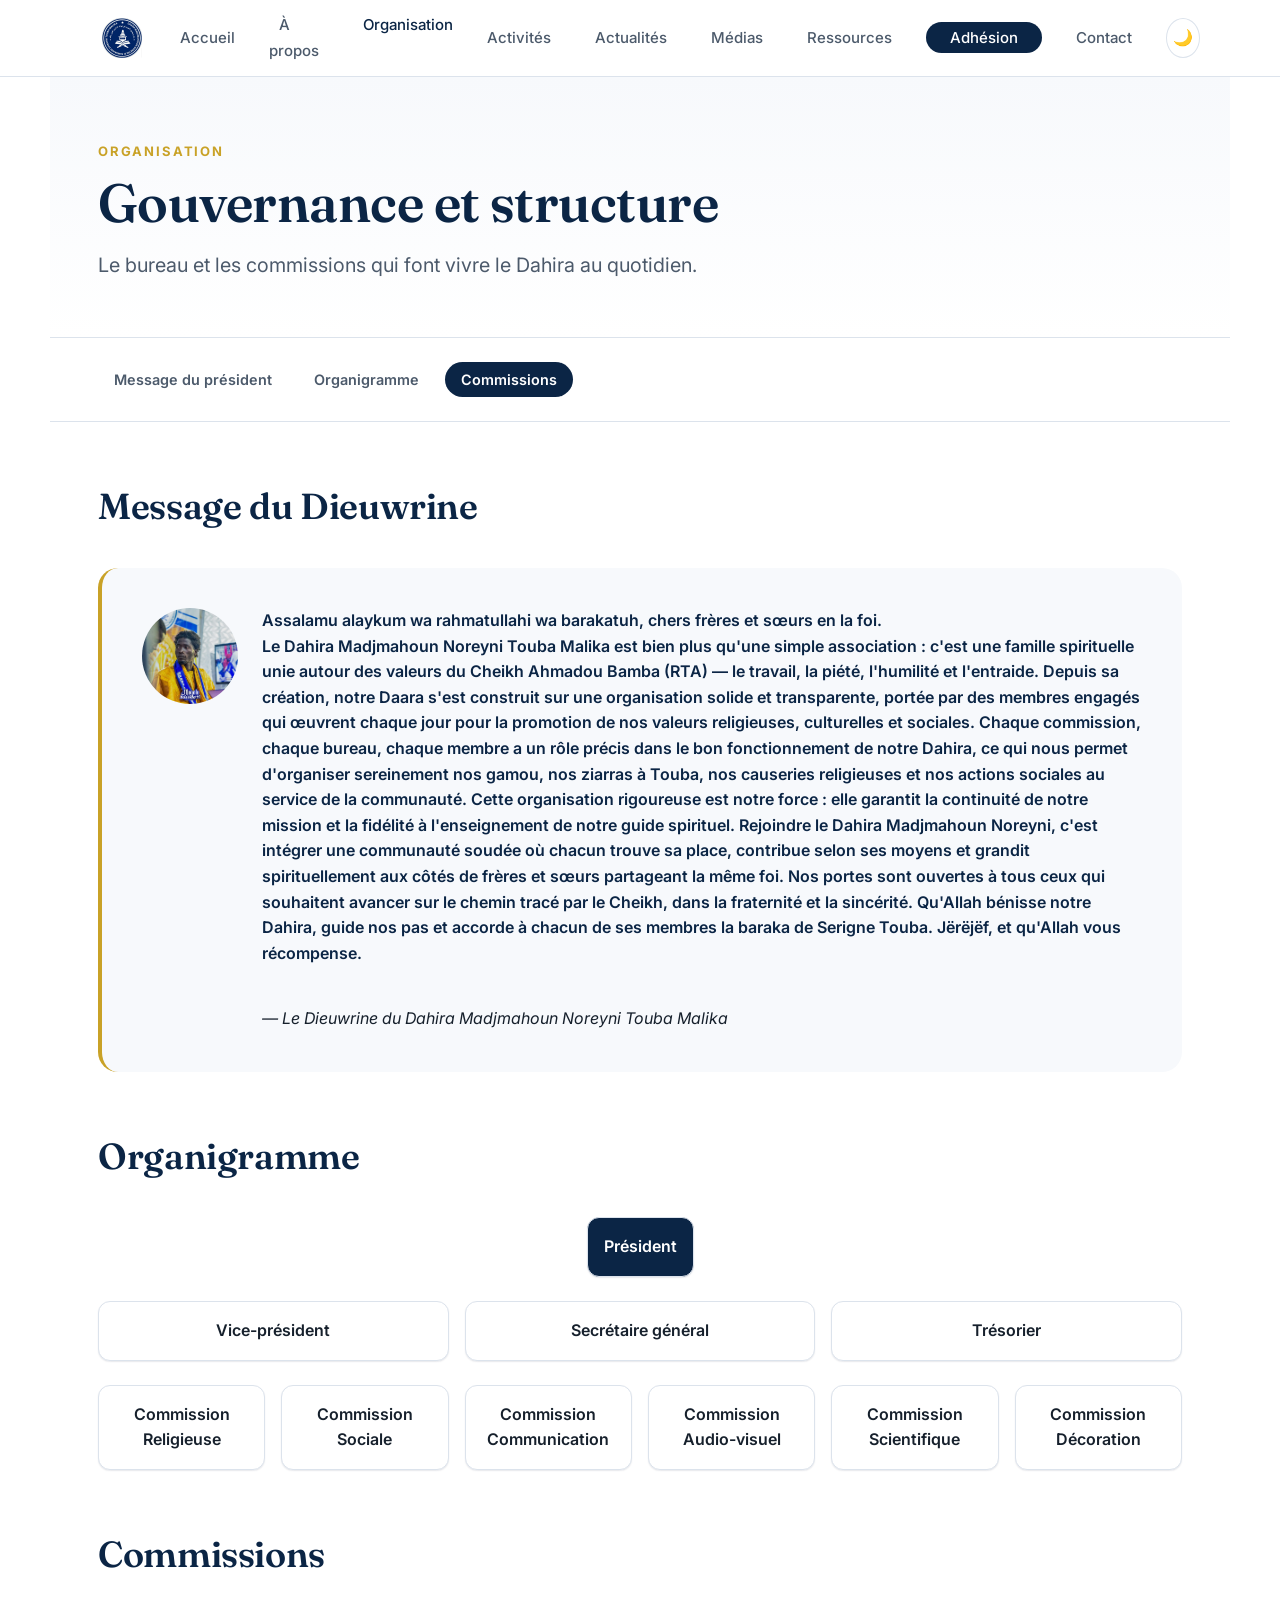
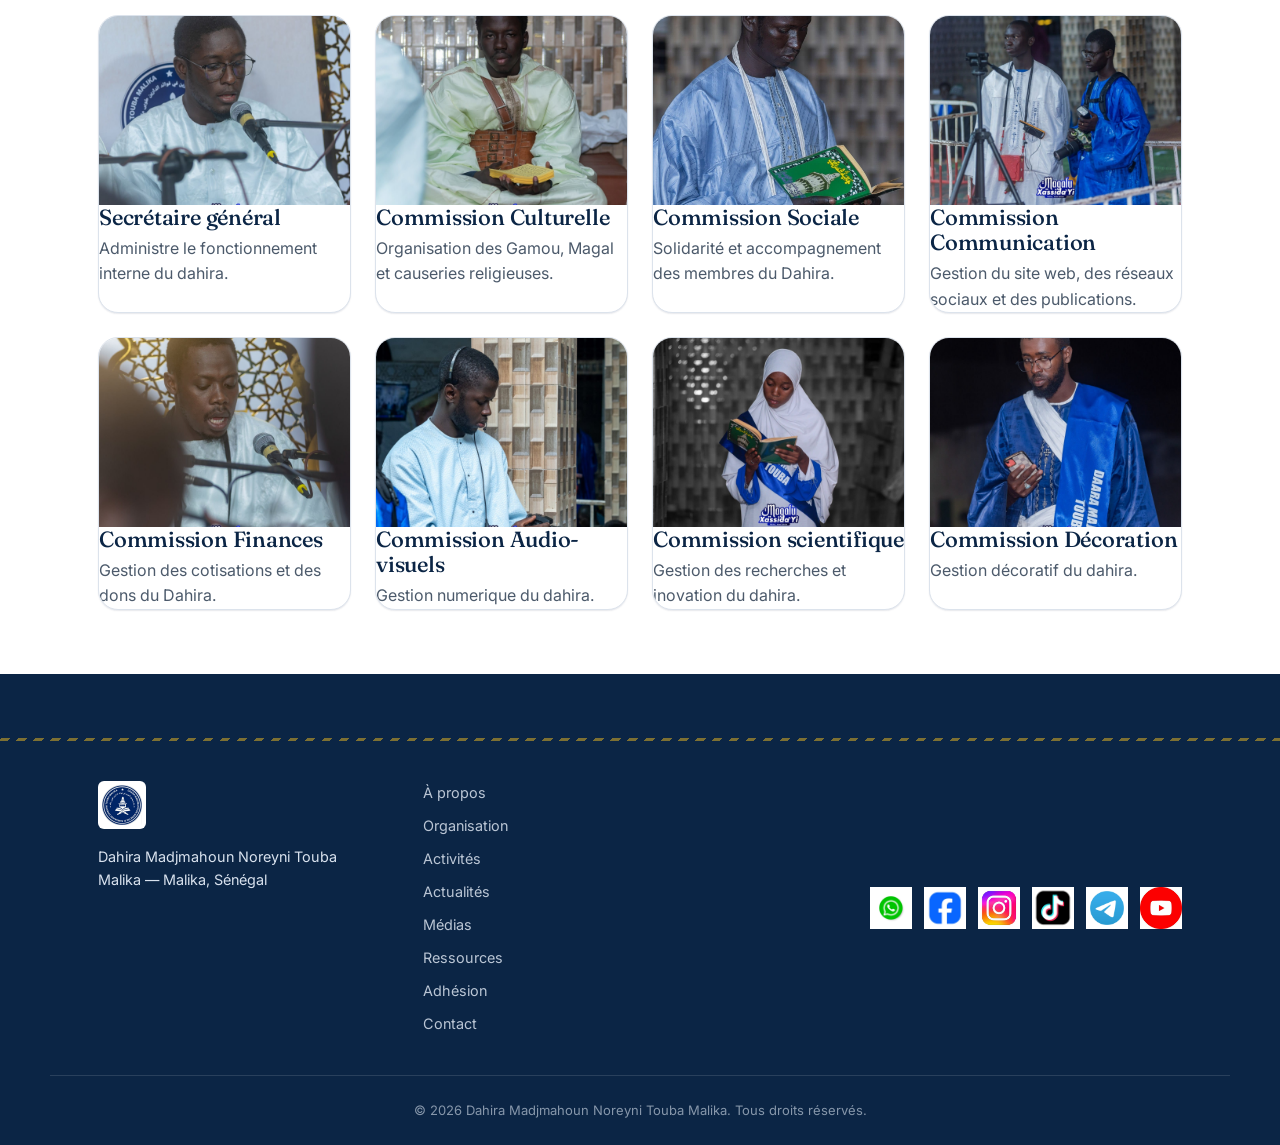
<file: organisation.html>
<!DOCTYPE html>
<html lang="fr">
<head>
  <meta charset="UTF-8">
  <meta name="viewport" content="width=device-width, initial-scale=1.0">
  <title>Organisation — Dahira Madjmahoun Noreyni Touba Malika</title>
  <meta name="description" content="Organigramme, message du président et commissions du Dahira Madjmahoun Noreyni Touba Malika.">
  <link rel="icon" href="assets/favicon.png">
  <link rel="stylesheet" href="css/style.css">
</head>
<body>

  <header class="site-header">
    <nav class="navbar" aria-label="Navigation principale">
      <a href="index.html" class="logo"><img src="css/js/logo.jpeg" alt="Logo Dahira Madjmahoun Noreyni Touba Malika" width="150px"></a>
      <button class="hamburger" aria-label="Ouvrir le menu" aria-expanded="false" aria-controls="nav-links"><span></span><span></span><span></span></button>
      <ul class="nav-links" id="nav-links">
        <li><a href="index.html">Accueil</a></li>
        <li><a href="apropos.html">À propos</a></li>
        <li><a href="organisation.html" aria-current="page">Organisation</a></li>
        <li><a href="activites.html">Activités</a></li>
        <li><a href="actualites.html">Actualités</a></li>
        <li><a href="medias.html">Médias</a></li>
        <li><a href="ressources.html">Ressources</a></li>
        <li><a href="adhesion.html" class="btn-nav">Adhésion</a></li>
        <li><a href="contact.html">Contact</a></li>
      </ul>
      <button class="theme-toggle" aria-label="Basculer le mode sombre/clair" data-theme-toggle><span aria-hidden="true">🌙</span></button>
    </nav>
  </header>

  <main id="main-content">

    <section class="page-header">
      <p class="eyebrow">Organisation</p>
      <h1>Gouvernance et structure</h1>
      <p class="page-lead">Le bureau et les commissions qui font vivre le Dahira au quotidien.</p>
    </section>

    <nav class="sub-tabs" aria-label="Sections de la page Organisation">
      <a href="#message-president" class="sub-tab">Message du président</a>
      <a href="#organigramme" class="sub-tab">Organigramme</a>
      <a href="#commissions" class="sub-tab">Commissions</a>
    </nav>

    <section id="message-president" class="section content-section" aria-labelledby="president-title">
      <h2 id="president-title">Message du Dieuwrine</h2>
      <blockquote class="president-message">
        <img src="css/js/presi.jpeg" alt="Portrait du président du Dahira" class="president-photo">
        <p>
          Assalamu alaykum wa rahmatullahi wa barakatuh, chers frères et sœurs en la foi. <br>

Le Dahira Madjmahoun Noreyni Touba Malika est bien plus qu'une simple association : c'est une famille spirituelle unie autour des valeurs du Cheikh Ahmadou Bamba (RTA) — le travail, la piété, l'humilité et l'entraide. Depuis sa création, notre Daara s'est construit sur une organisation solide et transparente, portée par des membres engagés qui œuvrent chaque jour pour la promotion de nos valeurs religieuses, culturelles et sociales.
Chaque commission, chaque bureau, chaque membre a un rôle précis dans le bon fonctionnement de notre Dahira, ce qui nous permet d'organiser sereinement nos gamou, nos ziarras à Touba, nos causeries religieuses et nos actions sociales au service de la communauté. Cette organisation rigoureuse est notre force : elle garantit la continuité de notre mission et la fidélité à l'enseignement de notre guide spirituel.
Rejoindre le Dahira Madjmahoun Noreyni, c'est intégrer une communauté soudée où chacun trouve sa place, contribue selon ses moyens et grandit spirituellement aux côtés de frères et sœurs partageant la même foi. Nos portes sont ouvertes à tous ceux qui souhaitent avancer sur le chemin tracé par le Cheikh, dans la fraternité et la sincérité.
Qu'Allah bénisse notre Dahira, guide nos pas et accorde à chacun de ses membres la baraka de Serigne Touba.
Jërëjëf, et qu'Allah vous récompense.



</p>
        — Le Dieuwrine du Dahira Madjmahoun Noreyni Touba Malika
      </blockquote>
    </section>

    <section id="organigramme" class="section content-section" aria-labelledby="organigramme-title">
      <h2 id="organigramme-title">Organigramme</h2>
      <div class="org-chart">
        <div class="org-node org-node-top">Président</div>
        <div class="org-row">
          <div class="org-node">Vice-président</div>
          <div class="org-node">Secrétaire général</div>
          <div class="org-node">Trésorier</div>
        </div>
        <div class="org-row">
          <div class="org-node">Commission Religieuse</div>
          <div class="org-node">Commission Sociale</div>
          <div class="org-node">Commission Communication</div>
            <div class="org-node">Commission Audio-visuel</div>
             <div class="org-node">Commission Scientifique</div>
              <div class="org-node">Commission Décoration</div>
      
      </div>
    </section>

    <section id="commissions" class="section content-section" aria-labelledby="commissions-title">
      <h2 id="commissions-title">Commissions</h2>
      <div class="cards-grid">
         <article class="commission-card">
          <img src="css/js/eeee.jpeg" alt="Commission scientifique" class="commission-card-image">
          <h3>Secrétaire général</h3>
          <p>Administre le fonctionnement interne du dahira.</p>
        </article>  
        <article class="commission-card">
          <img src="css/js/religieuse.jpeg" alt="Commission Religieuse" class="commission-card-image">
          <h3>Commission Culturelle</h3>
          <p>Organisation des Gamou, Magal et causeries religieuses.</p>
        </article>
        <article class="commission-card">
          <img src="css/js/sociale.jpeg" alt="Commission Sociale" class="commission-card-image">
          <h3>Commission Sociale</h3>
          <p>Solidarité et accompagnement des membres du Dahira.</p>
        </article>
        <article class="commission-card">
          <img src="css/js/communication.jpeg" alt="Commission Communication" class="commission-card-image">
          <h3>Commission Communication</h3>
          <p>Gestion du site web, des réseaux sociaux et des publications.</p>
        </article>
        <article class="commission-card">
          <img src="css/js/finance.jpeg" alt="Commission Finances" class="commission-card-image">
          <h3>Commission Finances</h3>
          <p>Gestion des cotisations et des dons du Dahira.</p>
        </article>
            <article class="commission-card">
          <img src="css/js/audio.jpeg" alt="Commission Audio-visuel" class="commission-card-image">
          <h3>Commission Audio-visuels</h3>
          <p>Gestion numerique du dahira.</p>
        </article>
            <article class="commission-card">
          <img src="css/js/dddd.jpeg" alt="Commission scientifique" class="commission-card-image">
          <h3>Commission scientifique</h3>
          <p>Gestion des recherches et inovation du dahira.</p>
        </article>
             <article class="commission-card">
          <img src="css/js/23.jpeg" alt="Commission scientifique" class="commission-card-image">
          <h3>Commission Décoration</h3>
          <p>Gestion décoratif du dahira.</p>
        </article>  
      </div>
    </section>

  </main>

  <footer class="site-footer">
    <div class="footer-grid">
      <div class="footer-brand">
        <img src="css/js/logo.jpeg" alt="Logo Dahira Madjmahoun Noreyni Touba Malika" width="100px">
        <p>Dahira Madjmahoun Noreyni Touba Malika — Malika, Sénégal</p>
      </div>
      <nav class="footer-links" aria-label="Liens du site">
        <a href="apropos.html">À propos</a>
        <a href="organisation.html">Organisation</a>
        <a href="activites.html">Activités</a>
        <a href="actualites.html">Actualités</a>
        <a href="medias.html">Médias</a>
        <a href="ressources.html">Ressources</a>
        <a href="adhesion.html">Adhésion</a>
        <a href="contact.html">Contact</a>
      </nav>
      <div class="social-links">

    <a href="https://t.me/daaramadjimahou" target="_blank" aria-label="WhatsApp">
        <img src="css/js/whatsap.jpeg" alt="WhatsApp">
    </a>

    <a href="https://www.facebook.com/share/1DBmQHuCVX/" target="_blank" aria-label="Facebook">
        <img src="css/js/facebookk.jpeg" alt="Facebook">
    </a>

    <a href="#" aria-label="Instagram">
        <img src="css/js/inst.jpeg" alt="Instagram">
    </a>

    <a href="https://www.tiktok.com/@madjmahounnoreynimalika" target="_blank" aria-label="TikTok">
        <img src="css/js/tik tok.jpeg" alt="TikTok">
    </a>

    <a href="https://t.me/daaramadjimahou" target="_blank" aria-label="Telegram">
        <img src="css/js/tel.jpeg" alt="Telegram">
    </a>

    <a href="https://youtube.com/@madjmahounnoreynimalika" target="_blank" aria-label="YouTube">
        <img src="css/js/youtube.jpeg" alt="YouTube">
    </a>

</div>
    </div>
    <p class="footer-copy">&copy; <span data-current-year></span> Dahira Madjmahoun Noreyni Touba Malika. Tous droits réservés.</p>
  </footer>

  <script src="css/js/script.js"></script>
<script src="css/js/galerie.js"></script>
<script src="css/js/formulaire.js"></script>
</body>
</html>
</file>
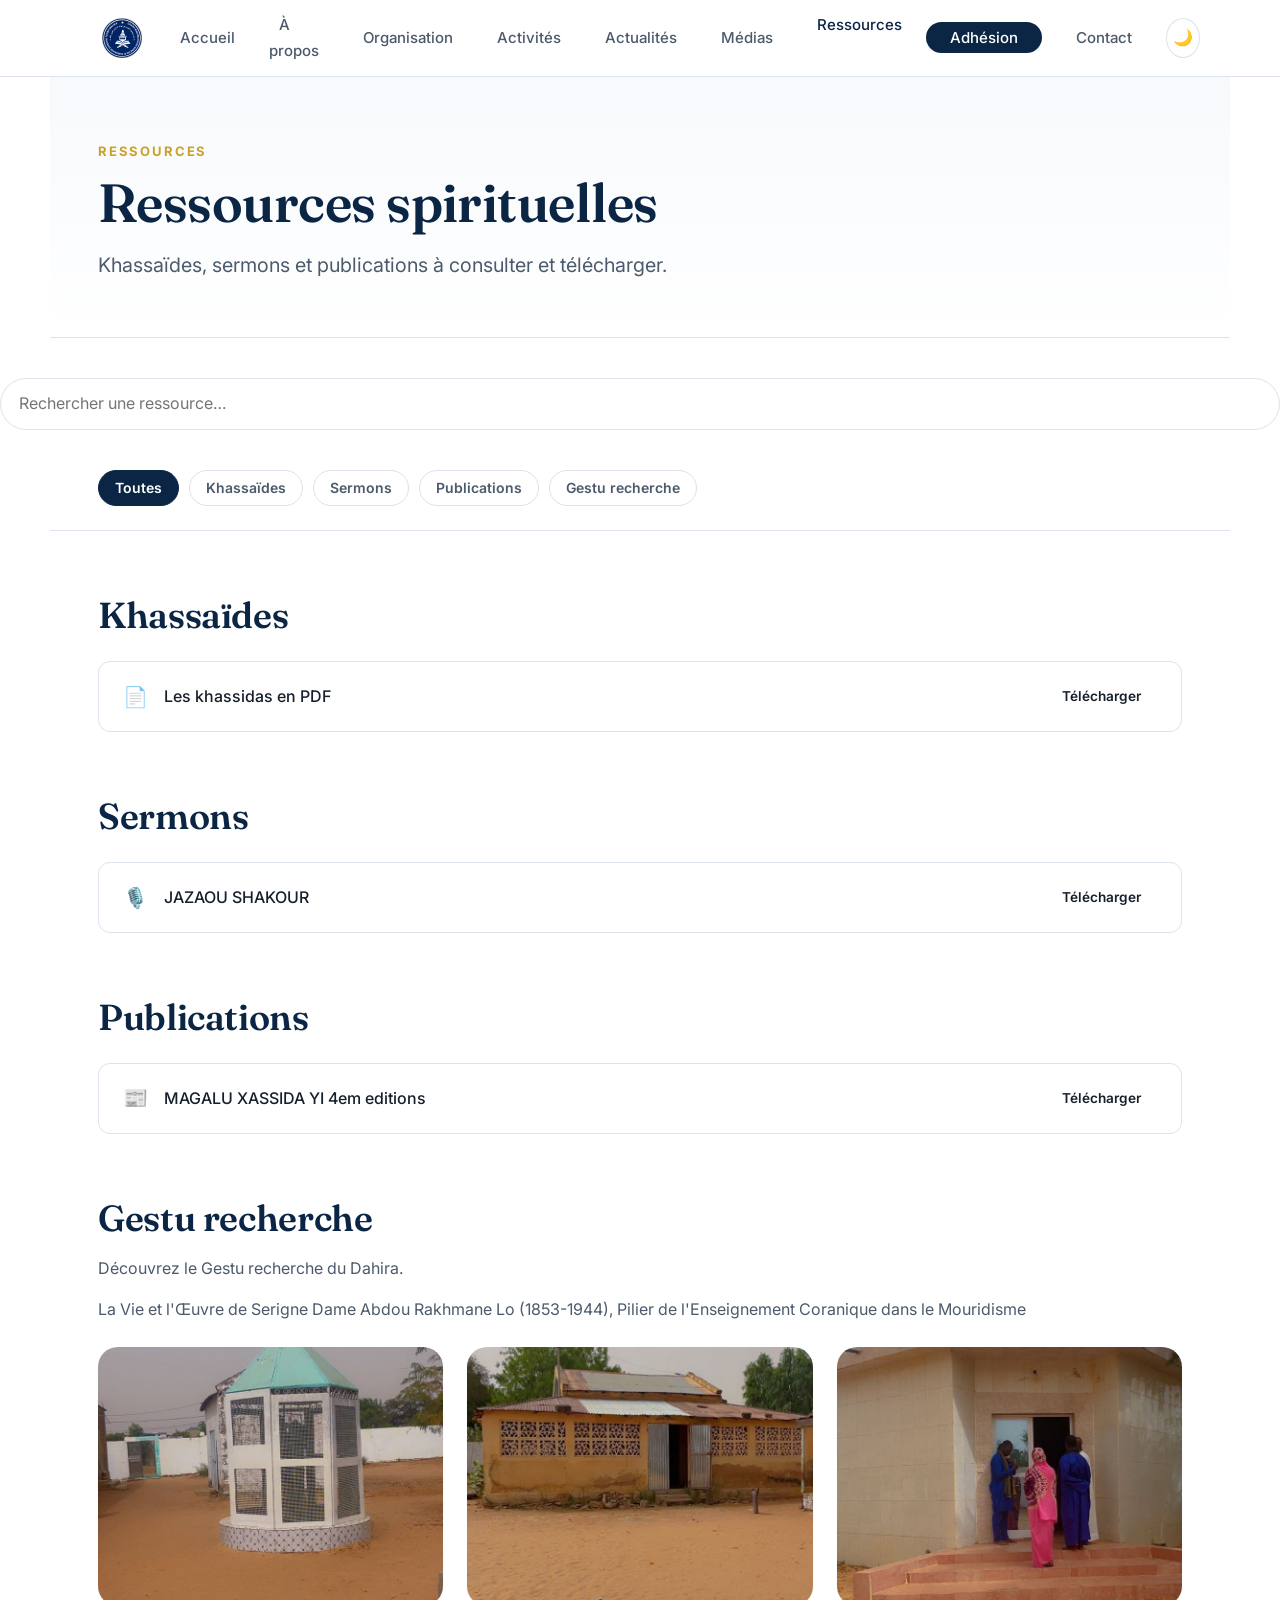
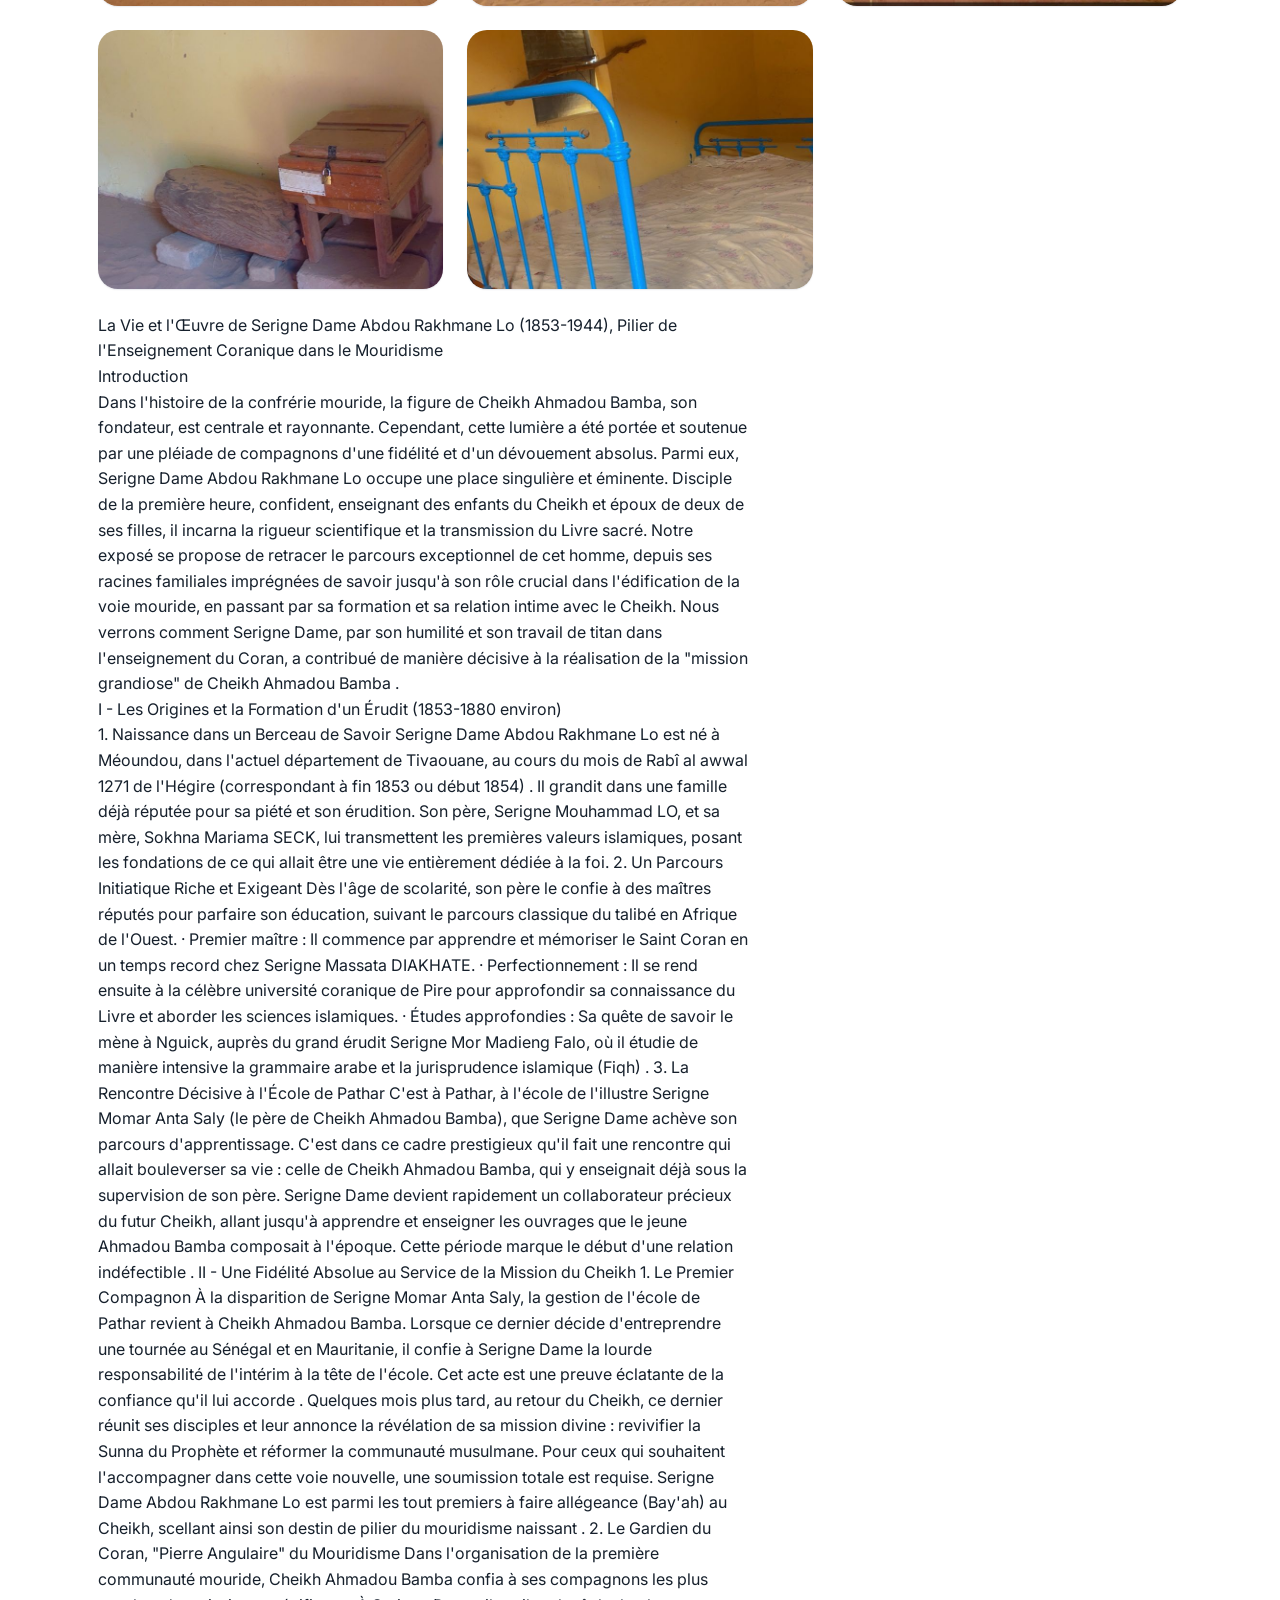
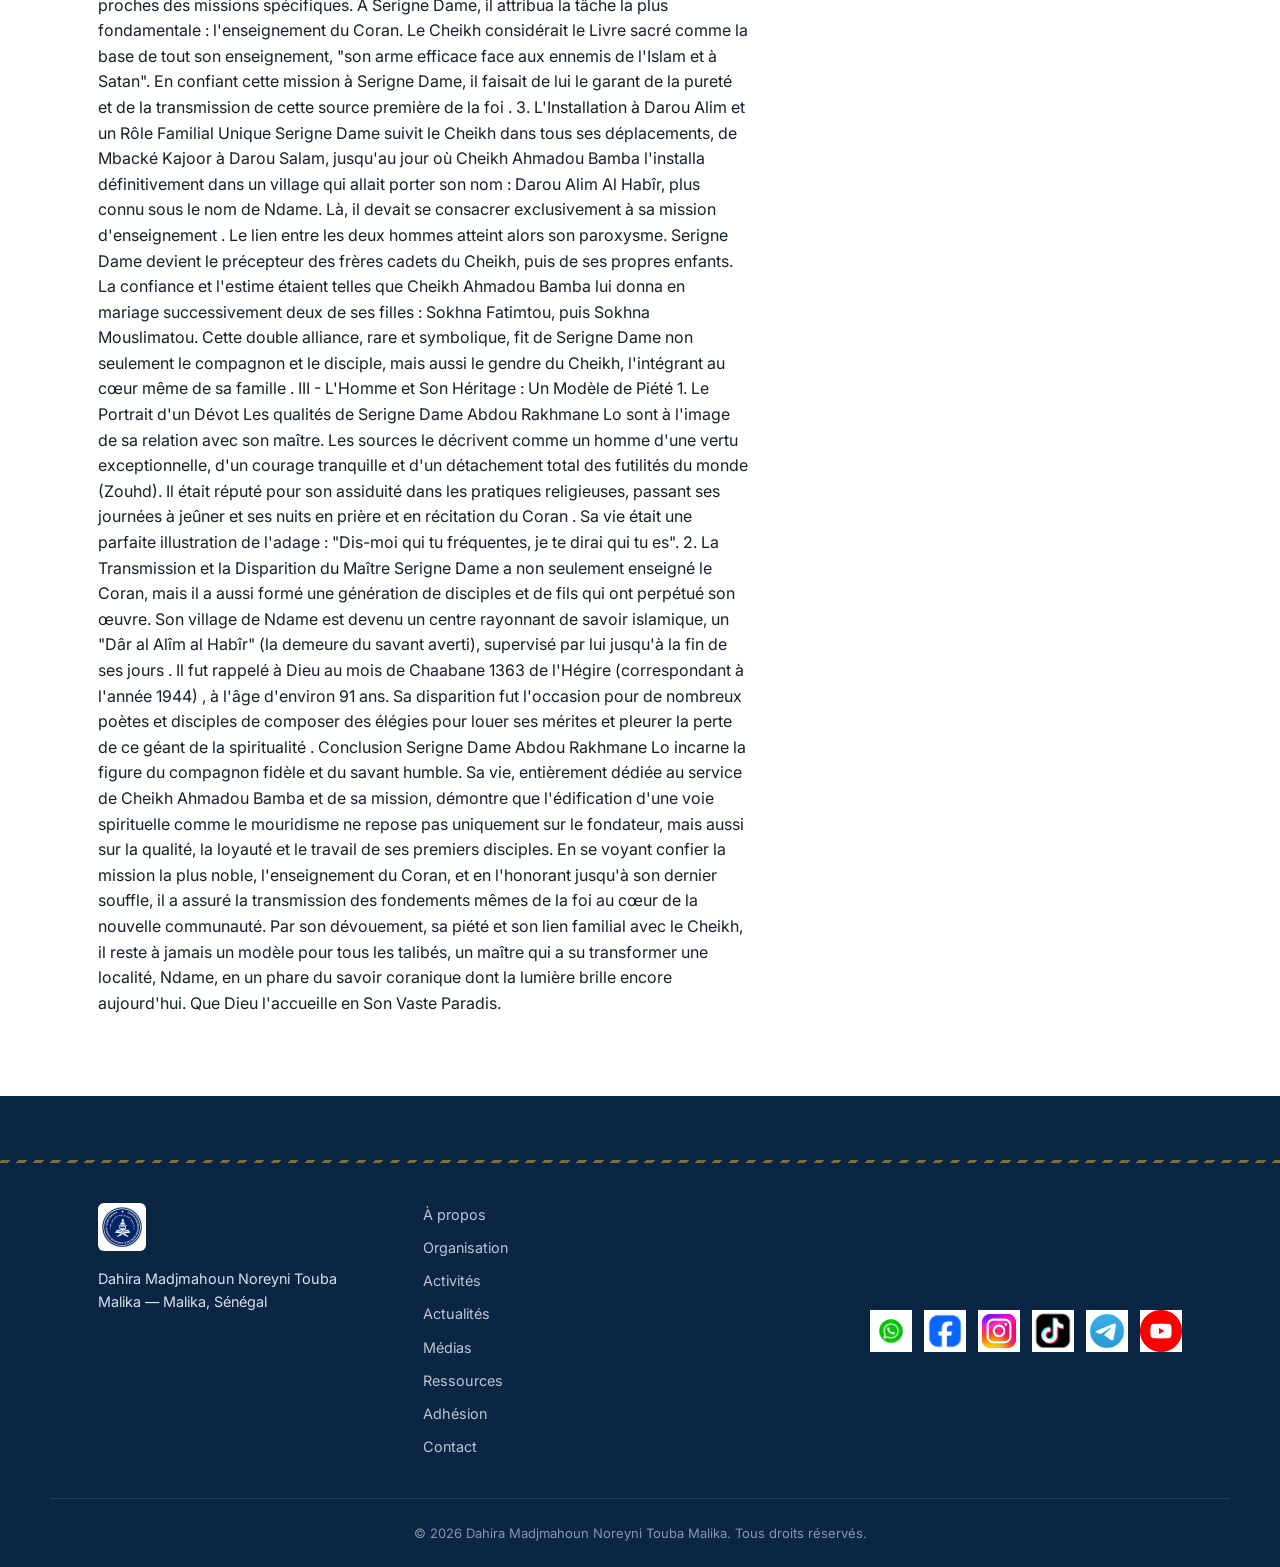
<file: ressources.html>
<!DOCTYPE html>
<html lang="fr">
<head>
  <meta charset="UTF-8">
  <meta name="viewport" content="width=device-width, initial-scale=1.0">
  <title>Ressources — Dahira Madjmahoun Noreyni Touba Malika</title>
  <meta name="description" content="Khassaïdes, sermons et publications du Dahira Madjmahoun Noreyni Touba Malika, disponibles en téléchargement.">
  <link rel="icon" href="assets/favicon.png">
  <link rel="stylesheet" href="css/style.css">
</head>
<body>

  <header class="site-header">
    <nav class="navbar" aria-label="Navigation principale">
      <a href="index.html" class="logo"><img src="css/js/logo.jpeg" alt="Logo Dahira Madjmahoun Noreyni Touba Malika" width="150px"></a>
      <button class="hamburger" aria-label="Ouvrir le menu" aria-expanded="false" aria-controls="nav-links"><span></span><span></span><span></span></button>
      <ul class="nav-links" id="nav-links">
        <li><a href="index.html">Accueil</a></li>
        <li><a href="apropos.html">À propos</a></li>
        <li><a href="organisation.html">Organisation</a></li>
        <li><a href="activites.html">Activités</a></li>
        <li><a href="actualites.html">Actualités</a></li>
        <li><a href="medias.html">Médias</a></li>
        <li><a href="ressources.html" aria-current="page">Ressources</a></li>
        <li><a href="adhesion.html" class="btn-nav">Adhésion</a></li>
        <li><a href="contact.html">Contact</a></li>
      </ul>
      <button class="theme-toggle" aria-label="Basculer le mode sombre/clair" data-theme-toggle><span aria-hidden="true">🌙</span></button>
    </nav>
  </header>

  <main id="main-content">

    <section class="page-header">
      <p class="eyebrow">Ressources</p>
      <h1>Ressources spirituelles</h1>
      <p class="page-lead">Khassaïdes, sermons et publications à consulter et télécharger.</p>
    </section>

    <div class="resources-toolbar">
      <label for="resources-search" class="sr-only">Rechercher une ressource</label>
      <input type="search" id="resources-search" placeholder="Rechercher une ressource…" data-resources-search>
      <nav class="filter-tabs" aria-label="Filtrer les ressources" data-resources-filters>
        <button class="filter-btn is-active" data-filter="all">Toutes</button>
        <button class="filter-btn" data-filter="khassaides">Khassaïdes</button>
        <button class="filter-btn" data-filter="sermons">Sermons</button>
        <button class="filter-btn" data-filter="publications">Publications</button>
        <a href="#gestu-recherche" class="filter-btn">Gestu recherche</a>
      </nav>
    </div>

    <section id="khassaides" class="section content-section" aria-labelledby="khassaides-title">
      <h2 id="khassaides-title">Khassaïdes</h2>
      <ul class="resource-list" data-resource-list>
        <li class="resource-item" data-category="khassaides" data-keywords="khassaide khassaides khassida khassidas xassida xassaid touba">
          <span class="resource-icon" aria-hidden="true">📄</span>
          <span class="resource-name">Les khassidas en PDF</span>
          <a href="https://share.google/klevsYevdfLUtVaHP" class="btn btn-small" download>Télécharger</a>
        </li>
      </ul>
    </section>

    <section id="sermons" class="section content-section" aria-labelledby="sermons-title">
      <h2 id="sermons-title">Sermons</h2>
      <ul class="resource-list" data-resource-list>
        <li class="resource-item" data-category="sermons" data-keywords="sermon sermons preche prêche causerie enseignement">
          <span class="resource-icon" aria-hidden="true">🎙️</span>
          <span class="resource-name">JAZAOU SHAKOUR</span>
          <a href="https://youtu.be/U9aFPeVobAI?si=3bu4XouYH2jufo4i" class="btn btn-small" download>Télécharger</a>
        </li>
      </ul>
    </section>

    <section id="publications" class="section content-section" aria-labelledby="publications-title">
      <h2 id="publications-title">Publications</h2>
      <ul class="resource-list" data-resource-list>
        <li class="resource-item" data-category="publications" data-keywords="publication publications magal magalu xassida edition">
          <span class="resource-icon" aria-hidden="true">📰</span>
          <span class="resource-name">MAGALU XASSIDA YI 4em editions</span>
          <a href="https://www.youtube.com/live/CfCGrHeVvQU?si=VMtJaB2ZXHcaOd3H" class="btn btn-small" download>Télécharger</a>
        </li>
      </ul>
    </section>

    <section id="gestu-recherche" class="section content-section gestu-section" aria-labelledby="gestu-title">
      <h2 id="gestu-title">Gestu recherche</h2>
      <p>Découvrez le Gestu recherche du Dahira.</p>

      <p>La Vie et l'Œuvre de Serigne Dame Abdou Rakhmane Lo (1853-1944), Pilier de l'Enseignement Coranique dans le Mouridisme</p>

      <div class="gestu-media">
        <img src="css/js/gestu image.jpeg" alt="Gestu recherche du Dahira" class="gestu-image">
        <img src="css/js/gestu images.jpeg" alt="Gestu recherche du Dahira" class="gestu-image">
        <img src="css/js/gestu img.jpeg" alt="Gestu recherche du Dahira" class="gestu-image">
        <img src="css/js/gst.jpeg" alt="Gestu recherche du Dahira" class="gestu-image">
        <img src="css/js/g.jpeg" alt="Gestu recherche du Dahira" class="gestu-image">

      
      </div>

      <div class="gestu-text">
        <p>
          La Vie et l'Œuvre de Serigne Dame Abdou Rakhmane Lo (1853-1944), Pilier de l'Enseignement Coranique dans le Mouridisme <br>


Introduction <br>


Dans l'histoire de la confrérie mouride, la figure de Cheikh Ahmadou Bamba, son fondateur, est centrale et rayonnante. Cependant, cette lumière a été portée et soutenue par une pléiade de compagnons d'une fidélité et d'un dévouement absolus. Parmi eux, Serigne Dame Abdou Rakhmane Lo occupe une place singulière et éminente. Disciple de la première heure, confident, enseignant des enfants du Cheikh et époux de deux de ses filles, il incarna la rigueur scientifique et la transmission du Livre sacré.

Notre exposé se propose de retracer le parcours exceptionnel de cet homme, depuis ses racines familiales imprégnées de savoir jusqu'à son rôle crucial dans l'édification de la voie mouride, en passant par sa formation et sa relation intime avec le Cheikh. Nous verrons comment Serigne Dame, par son humilité et son travail de titan dans l'enseignement du Coran, a contribué de manière décisive à la réalisation de la "mission grandiose" de Cheikh Ahmadou Bamba . <br>


I - Les Origines et la Formation d'un Érudit (1853-1880 environ) <br>


1. Naissance dans un Berceau de Savoir
Serigne Dame Abdou Rakhmane Lo est né à Méoundou, dans l'actuel département de Tivaouane, au cours du mois de Rabî al awwal 1271 de l'Hégire (correspondant à fin 1853 ou début 1854) . Il grandit dans une famille déjà réputée pour sa piété et son érudition. Son père, Serigne Mouhammad LO, et sa mère, Sokhna Mariama SECK, lui transmettent les premières valeurs islamiques, posant les fondations de ce qui allait être une vie entièrement dédiée à la foi.

2. Un Parcours Initiatique Riche et Exigeant
Dès l'âge de scolarité, son père le confie à des maîtres réputés pour parfaire son éducation, suivant le parcours classique du talibé en Afrique de l'Ouest.

· Premier maître : Il commence par apprendre et mémoriser le Saint Coran en un temps record chez Serigne Massata DIAKHATE.
· Perfectionnement : Il se rend ensuite à la célèbre université coranique de Pire pour approfondir sa connaissance du Livre et aborder les sciences islamiques.
· Études approfondies : Sa quête de savoir le mène à Nguick, auprès du grand érudit Serigne Mor Madieng Falo, où il étudie de manière intensive la grammaire arabe et la jurisprudence islamique (Fiqh) .

3. La Rencontre Décisive à l'École de Pathar
C'est à Pathar, à l'école de l'illustre Serigne Momar Anta Saly (le père de Cheikh Ahmadou Bamba), que Serigne Dame achève son parcours d'apprentissage. C'est dans ce cadre prestigieux qu'il fait une rencontre qui allait bouleverser sa vie : celle de Cheikh Ahmadou Bamba, qui y enseignait déjà sous la supervision de son père. Serigne Dame devient rapidement un collaborateur précieux du futur Cheikh, allant jusqu'à apprendre et enseigner les ouvrages que le jeune Ahmadou Bamba composait à l'époque. Cette période marque le début d'une relation indéfectible .

II - Une Fidélité Absolue au Service de la Mission du Cheikh

1. Le Premier Compagnon
À la disparition de Serigne Momar Anta Saly, la gestion de l'école de Pathar revient à Cheikh Ahmadou Bamba. Lorsque ce dernier décide d'entreprendre une tournée au Sénégal et en Mauritanie, il confie à Serigne Dame la lourde responsabilité de l'intérim à la tête de l'école. Cet acte est une preuve éclatante de la confiance qu'il lui accorde .

Quelques mois plus tard, au retour du Cheikh, ce dernier réunit ses disciples et leur annonce la révélation de sa mission divine : revivifier la Sunna du Prophète et réformer la communauté musulmane. Pour ceux qui souhaitent l'accompagner dans cette voie nouvelle, une soumission totale est requise. Serigne Dame Abdou Rakhmane Lo est parmi les tout premiers à faire allégeance (Bay'ah) au Cheikh, scellant ainsi son destin de pilier du mouridisme naissant .

2. Le Gardien du Coran, "Pierre Angulaire" du Mouridisme
Dans l'organisation de la première communauté mouride, Cheikh Ahmadou Bamba confia à ses compagnons les plus proches des missions spécifiques. À Serigne Dame, il attribua la tâche la plus fondamentale : l'enseignement du Coran. Le Cheikh considérait le Livre sacré comme la base de tout son enseignement, "son arme efficace face aux ennemis de l'Islam et à Satan". En confiant cette mission à Serigne Dame, il faisait de lui le garant de la pureté et de la transmission de cette source première de la foi .

3. L'Installation à Darou Alim et un Rôle Familial Unique
Serigne Dame suivit le Cheikh dans tous ses déplacements, de Mbacké Kajoor à Darou Salam, jusqu'au jour où Cheikh Ahmadou Bamba l'installa définitivement dans un village qui allait porter son nom : Darou Alim Al Habîr, plus connu sous le nom de Ndame. Là, il devait se consacrer exclusivement à sa mission d'enseignement .

Le lien entre les deux hommes atteint alors son paroxysme. Serigne Dame devient le précepteur des frères cadets du Cheikh, puis de ses propres enfants. La confiance et l'estime étaient telles que Cheikh Ahmadou Bamba lui donna en mariage successivement deux de ses filles : Sokhna Fatimtou, puis Sokhna Mouslimatou. Cette double alliance, rare et symbolique, fit de Serigne Dame non seulement le compagnon et le disciple, mais aussi le gendre du Cheikh, l'intégrant au cœur même de sa famille .

III - L'Homme et Son Héritage : Un Modèle de Piété

1. Le Portrait d'un Dévot
Les qualités de Serigne Dame Abdou Rakhmane Lo sont à l'image de sa relation avec son maître. Les sources le décrivent comme un homme d'une vertu exceptionnelle, d'un courage tranquille et d'un détachement total des futilités du monde (Zouhd). Il était réputé pour son assiduité dans les pratiques religieuses, passant ses journées à jeûner et ses nuits en prière et en récitation du Coran . Sa vie était une parfaite illustration de l'adage : "Dis-moi qui tu fréquentes, je te dirai qui tu es".

2. La Transmission et la Disparition du Maître
Serigne Dame a non seulement enseigné le Coran, mais il a aussi formé une génération de disciples et de fils qui ont perpétué son œuvre. Son village de Ndame est devenu un centre rayonnant de savoir islamique, un "Dâr al Alîm al Habîr" (la demeure du savant averti), supervisé par lui jusqu'à la fin de ses jours .

Il fut rappelé à Dieu au mois de Chaabane 1363 de l'Hégire (correspondant à l'année 1944) , à l'âge d'environ 91 ans. Sa disparition fut l'occasion pour de nombreux poètes et disciples de composer des élégies pour louer ses mérites et pleurer la perte de ce géant de la spiritualité .

Conclusion

Serigne Dame Abdou Rakhmane Lo incarne la figure du compagnon fidèle et du savant humble. Sa vie, entièrement dédiée au service de Cheikh Ahmadou Bamba et de sa mission, démontre que l'édification d'une voie spirituelle comme le mouridisme ne repose pas uniquement sur le fondateur, mais aussi sur la qualité, la loyauté et le travail de ses premiers disciples. En se voyant confier la mission la plus noble, l'enseignement du Coran, et en l'honorant jusqu'à son dernier souffle, il a assuré la transmission des fondements mêmes de la foi au cœur de la nouvelle communauté. Par son dévouement, sa piété et son lien familial avec le Cheikh, il reste à jamais un modèle pour tous les talibés, un maître qui a su transformer une localité, Ndame, en un phare du savoir coranique dont la lumière brille encore aujourd'hui. Que Dieu l'accueille en Son Vaste Paradis.
        </p>
      </div>
    </section>

  </main>

  <footer class="site-footer">
    <div class="footer-grid">
      <div class="footer-brand">
        <img src="css/js/logo.jpeg" alt="Logo Dahira Madjmahoun Noreyni Touba Malika" width="100px">
        <p>Dahira Madjmahoun Noreyni Touba Malika — Malika, Sénégal</p>
      </div>
      <nav class="footer-links" aria-label="Liens du site">
        <a href="apropos.html">À propos</a>
        <a href="organisation.html">Organisation</a>
        <a href="activites.html">Activités</a>
        <a href="actualites.html">Actualités</a>
        <a href="medias.html">Médias</a>
        <a href="ressources.html">Ressources</a>
        <a href="adhesion.html">Adhésion</a>
        <a href="contact.html">Contact</a>
      </nav>
      <div class="social-links">

    <a href="https://t.me/daaramadjimahou" target="_blank" aria-label="WhatsApp">
        <img src="css/js/whatsap.jpeg" alt="WhatsApp">
    </a>

    <a href="https://www.facebook.com/share/1DBmQHuCVX/" target="_blank" aria-label="Facebook">
        <img src="css/js/facebookk.jpeg" alt="Facebook">
    </a>

    <a href="#" aria-label="Instagram">
        <img src="css/js/inst.jpeg" alt="Instagram">
    </a>

    <a href="https://www.tiktok.com/@madjmahounnoreynimalika" target="_blank" aria-label="TikTok">
        <img src="css/js/tik tok.jpeg" alt="TikTok">
    </a>

    <a href="https://t.me/daaramadjimahou" target="_blank" aria-label="Telegram">
        <img src="css/js/tel.jpeg" alt="Telegram">
    </a>

    <a href="https://youtube.com/@madjmahounnoreynimalika" target="_blank" aria-label="YouTube">
        <img src="css/js/youtube.jpeg" alt="YouTube">
    </a>

</div>
    </div>
    <p class="footer-copy">&copy; <span data-current-year></span> Dahira Madjmahoun Noreyni Touba Malika. Tous droits réservés.</p>
  </footer>

  <script src="css/js/script.js"></script>
  <script src="css/js/galerie.js"></script>
  <script src="css/js/formulaire.js"></script>
</body>
</html>
</file>
<file: css/style.css>
/* ==========================================================================
   DAHIRA MADJMAHOUN NOREYNI TOUBA MALIKA — FEUILLE DE STYLE
   --------------------------------------------------------------------------
   Design : institution spirituelle sobre, éditoriale et digne.
   Palette : bleu profond + or.
   ========================================================================== */


/* ==========================================================================
   1. POLICES
========================================================================== */

@import url('https://fonts.googleapis.com/css2?family=Fraunces:opsz,wght@9..144,400;9..144,500;9..144,600;9..144,700&family=Inter:wght@400;500;600;700&display=swap');


/* ==========================================================================
   2. VARIABLES
========================================================================== */

:root {

  /* Couleurs */
  --navy-900: #0B2545;
  --navy-700: #14345F;
  --navy-600: #1D4478;
  --navy-050: #EEF2F7;

  --gold-600: #A9821C;
  --gold-500: #C9A227;
  --gold-300: #E3C767;
  --gold-050: #FBF6E7;

  --ink-900: #16202C;
  --ink-600: #4C5A6B;
  --ink-400: #7D8CA0;

  --paper: #FFFFFF;
  --paper-soft: #F7F9FC;
  --line: #DCE3EC;

  --success: #2E7D32;
  --error: #B3261E;


  /* Rôles */
  --color-bg: var(--paper);
  --color-bg-soft: var(--paper-soft);
  --color-surface: var(--paper);

  --color-text: var(--ink-900);
  --color-text-muted: var(--ink-600);

  --color-border: var(--line);

  --color-brand: var(--navy-900);
  --color-brand-strong: var(--navy-700);

  --color-accent: var(--gold-500);
  --color-accent-strong: var(--gold-600);
  --color-accent-soft: var(--gold-050);

  --color-header-bg: rgba(255, 255, 255, 0.92);

  --color-footer-bg: var(--navy-900);
  --color-footer-text: #D9E2EE;


  /* Typographie */
  --font-display: 'Fraunces', Georgia, 'Times New Roman', serif;
  --font-body: 'Inter', -apple-system, BlinkMacSystemFont, 'Segoe UI', sans-serif;

  --fs-eyebrow: 0.8125rem;
  --fs-body: 1rem;

  --fs-lead: clamp(1.05rem, 1rem + 0.3vw, 1.25rem);

  --fs-h3: clamp(1.15rem, 1.05rem + 0.4vw, 1.4rem);
  --fs-h2: clamp(1.6rem, 1.3rem + 1.2vw, 2.35rem);
  --fs-h1: clamp(2.1rem, 1.6rem + 2.2vw, 3.4rem);

  --fs-stat: clamp(2rem, 1.6rem + 1.6vw, 3rem);


  /* Hauteurs */
  --lh-tight: 1.15;
  --lh-normal: 1.6;


  /* Espacements */
  --space-2xs: 0.375rem;
  --space-xs: 0.625rem;
  --space-sm: 1rem;
  --space-md: 1.5rem;
  --space-lg: 2.5rem;
  --space-xl: 4rem;
  --space-2xl: 6rem;


  /* Rayons */
  --radius-sm: 6px;
  --radius-md: 12px;
  --radius-lg: 20px;
  --radius-pill: 999px;


  /* Ombres */
  --shadow-sm:
    0 1px 2px rgba(11, 37, 69, 0.06),
    0 1px 1px rgba(11, 37, 69, 0.04);

  --shadow-md:
    0 8px 24px rgba(11, 37, 69, 0.10);

  --shadow-lg:
    0 20px 48px rgba(11, 37, 69, 0.16);


  /* Mise en page */
  --container-max: 1180px;
  --container-pad: clamp(1.25rem, 4vw, 3rem);

  --header-height: 76px;

  --transition: 200ms ease;
}


/* ==========================================================================
   3. MODE SOMBRE
========================================================================== */

[data-theme="dark"] {

  --color-bg: #0A1826;
  --color-bg-soft: #0F2036;
  --color-surface: #122741;

  --color-text: #EAF0F7;
  --color-text-muted: #A9B8CB;

  --color-border: #1F3A5A;

  --color-brand: #7FA3D6;
  --color-brand-strong: #A9C4E8;

  --color-accent: #E3C767;
  --color-accent-strong: #F0DB92;

  --color-accent-soft: rgba(227, 199, 103, 0.12);

  --color-header-bg: rgba(10, 24, 38, 0.9);

  --color-footer-bg: #060F1A;
  --color-footer-text: #B9C7DA;

  --shadow-sm:
    0 1px 2px rgba(0, 0, 0, 0.3);

  --shadow-md:
    0 8px 24px rgba(0, 0, 0, 0.35);

  --shadow-lg:
    0 20px 48px rgba(0, 0, 0, 0.45);
}


/* ==========================================================================
   4. RESET
========================================================================== */

*,
*::before,
*::after {
  box-sizing: border-box;
}

html {
  scroll-behavior: smooth;
  scroll-padding-top: calc(var(--header-height) + 16px);
}

body {
  margin: 0;

  font-family: var(--font-body);
  font-size: var(--fs-body);
  line-height: var(--lh-normal);

  color: var(--color-text);
  background: var(--color-bg);

  -webkit-font-smoothing: antialiased;

  transition:
    background var(--transition),
    color var(--transition);
}

img {
  max-width: 100%;
  height: auto;
  display: block;
}

a {
  color: inherit;
  text-decoration: none;
}

ul,
ol {
  list-style: none;
  margin: 0;
  padding: 0;
}

button {
  font: inherit;
  color: inherit;
  background: none;
  border: none;
  cursor: pointer;
}

input,
textarea,
select {
  font: inherit;
  color: inherit;
}


/* ==========================================================================
   5. TITRES
========================================================================== */

h1,
h2,
h3,
h4 {
  font-family: var(--font-display);
  font-weight: 600;
  line-height: var(--lh-tight);

  color: var(--color-brand);

  margin: 0 0 var(--space-sm);

  letter-spacing: -0.01em;
}

[data-theme="dark"] h1,
[data-theme="dark"] h2,
[data-theme="dark"] h3,
[data-theme="dark"] h4 {
  color: var(--color-text);
}

h1 {
  font-size: var(--fs-h1);
}

h2 {
  font-size: var(--fs-h2);
}

h3 {
  font-size: var(--fs-h3);
  font-weight: 500;
}

h4 {
  font-size: 1.1rem;
}

p {
  margin: 0 0 var(--space-sm);
  color: var(--color-text-muted);
}


/* ==========================================================================
   6. ACCESSIBILITÉ
========================================================================== */

.sr-only {
  position: absolute;

  width: 1px;
  height: 1px;

  padding: 0;
  margin: -1px;

  overflow: hidden;

  clip: rect(0, 0, 0, 0);

  white-space: nowrap;

  border: 0;
}

:focus-visible {
  outline: 3px solid var(--color-accent);
  outline-offset: 3px;

  border-radius: var(--radius-sm);
}


/* ==========================================================================
   7. MOTIFS
========================================================================== */

.divider-star {
  height: 22px;
  width: 100%;

  background-image:
    radial-gradient(
      circle,
      var(--color-accent) 0 2px,
      transparent 2.4px
    );

  background-size: 28px 22px;
  background-repeat: repeat-x;
  background-position: center;

  opacity: 0.55;
}

.khatam {
  display: inline-block;

  width: 14px;
  height: 14px;

  background:
    conic-gradient(
      from 0deg,
      var(--color-accent) 0 45deg,
      transparent 45deg 90deg,
      var(--color-accent) 90deg 135deg,
      transparent 135deg 180deg,
      var(--color-accent) 180deg 225deg,
      transparent 225deg 270deg,
      var(--color-accent) 270deg 315deg,
      transparent 315deg 360deg
    );

  transform: rotate(22.5deg);
}


/* ==========================================================================
   8. CONTENEURS
========================================================================== */

main,
header .navbar,
footer .footer-grid,
.page-header,
.content-section,
.hero-content,
.sub-tabs,
.filter-tabs {
  width: 100%;
}

.section,
.page-header {
  max-width: var(--container-max);

  margin-inline: auto;

  padding-inline: var(--container-pad);
  padding-block: var(--space-xl);
}

.content-section + .content-section {
  padding-top: 0;
}


/* ==========================================================================
   9. HEADER / NAVIGATION
========================================================================== */

.site-header {
  position: sticky;

  top: 0;

  z-index: 500;

  background: var(--color-header-bg);

  backdrop-filter:
    saturate(160%)
    blur(10px);

  border-bottom: 1px solid var(--color-border);
}

.navbar {
  max-width: var(--container-max);

  margin-inline: auto;

  padding-inline: var(--container-pad);

  height: var(--header-height);

  display: flex;

  align-items: center;

  gap: var(--space-md);
}


/* LOGO HEADER */

.logo {
  display: flex;
  align-items: center;

  flex-shrink: 0;
}

.logo img {
  width: 48px;
  height: 48px;

  object-fit: contain;

  background: #fff;

  padding: 4px;

  border-radius: var(--radius-sm);
}


/* NAVIGATION */

.nav-links {
  display: flex;

  align-items: center;

  gap: var(--space-md);

  margin-left: auto;
}

.nav-links a {
  font-size: 0.9375rem;

  font-weight: 500;

  color: var(--color-text-muted);

  padding:
    var(--space-2xs)
    var(--space-xs);

  border-radius: var(--radius-sm);

  transition: color var(--transition);

  position: relative;
}

.nav-links a:hover,
.nav-links a[aria-current="page"] {
  color: var(--color-brand);
}

[data-theme="dark"] .nav-links a:hover,
[data-theme="dark"] .nav-links a[aria-current="page"] {
  color: var(--color-accent);
}

.nav-links a[aria-current="page"]::after {
  content: "";

  position: absolute;

  left: var(--space-xs);
  right: var(--space-xs);

  bottom: -2px;

  height: 2px;

  background: var(--color-accent);

  border-radius: var(--radius-pill);
}


/* BOUTON ADHÉSION NAVIGATION */

.nav-links .btn-nav {
  background: var(--color-brand);

  color: #fff;

  padding:
    var(--space-2xs)
    var(--space-md);

  border-radius: var(--radius-pill);
}

.nav-links .btn-nav:hover {
  background: var(--color-brand-strong);
}


/* MODE SOMBRE TOGGLE (bouton) */

.theme-toggle {
  width: 40px;
  height: 40px;

  display: grid;

  place-items: center;

  border-radius: 50%;

  border: 1px solid var(--color-border);

  transition:
    background var(--transition);
}

.theme-toggle:hover {
  background: var(--color-bg-soft);
}


/* HAMBURGER */

.hamburger {
  display: none;

  flex-direction: column;

  gap: 5px;

  width: 26px;

  flex-shrink: 0;
}

.hamburger span {
  height: 2px;

  background: var(--color-brand);

  border-radius: 2px;

  transition:
    transform var(--transition),
    opacity var(--transition);
}

/* Contraste garanti en mode sombre */
[data-theme="dark"] .hamburger span {
  background: var(--color-text);
}


/* ==========================================================================
   10. BOUTONS
========================================================================== */

.btn {
  display: inline-flex;

  align-items: center;
  justify-content: center;

  gap: var(--space-2xs);

  padding: 0.85em 1.6em;

  border-radius: var(--radius-pill);

  font-weight: 600;

  font-size: 0.9375rem;

  transition:
    transform var(--transition),
    box-shadow var(--transition),
    background var(--transition),
    color var(--transition);

  border: 1px solid transparent;
}

.btn:hover {
  transform: translateY(-1px);
}


/* BOUTON PRINCIPAL */

.btn-primary {
  background: var(--color-accent);

  color: var(--navy-900);

  box-shadow: var(--shadow-sm);
}

.btn-primary:hover {
  background: var(--color-accent-strong);

  box-shadow: var(--shadow-md);
}


/* BOUTON SECONDAIRE */

.btn-secondary {
  background: transparent;

  color: var(--color-brand);

  border-color: var(--color-border);
}

[data-theme="dark"] .btn-secondary {
  color: var(--color-text);
}

.btn-secondary:hover {
  border-color: var(--color-brand);
}


/* PETIT BOUTON */

.btn-small {
  padding: 0.5em 1.1em;

  font-size: 0.85rem;
}

.btn-full {
  width: 100%;
}


/* ==========================================================================
   11. BOUTON BARKÉLOU
   --------------------------------------------------------------------------
   Transparent comme "Découvrir notre histoire".
   Pas de fond bleu.
   Pas de fond jaune.
========================================================================== */

.btn-wave {
  display: inline-flex;

  align-items: center;
  justify-content: center;

  gap: 8px;

  padding: 0.85em 1.6em;

  background: transparent;

  color: #fff !important;

  border: 1px solid rgba(255, 255, 255, 0.4);

  border-radius: var(--radius-pill);

  font-weight: 600;

  font-size: 0.9375rem;

  text-decoration: none !important;

  animation: barkelouPulse 2s ease-in-out infinite;

  transition:
    transform 200ms ease,
    border-color 200ms ease,
    background 200ms ease;
}


/* Survol */

.btn-wave:hover {
  background: rgba(255, 255, 255, 0.08);

  border-color: #fff;

  color: #fff !important;

  transform: translateY(-2px);
}


/* Animation Barkélou */

@keyframes barkelouPulse {

  0% {
    transform: scale(1);
  }

  50% {
    transform: scale(1.05);
  }

  100% {
    transform: scale(1);
  }

}


/* ==========================================================================
   12. LIENS
========================================================================== */

.link-more {
  display: inline-flex;

  align-items: center;

  gap: 0.35em;

  color: var(--color-brand);

  font-weight: 600;

  border-bottom: 1px solid transparent;

  transition:
    border-color var(--transition);
}

[data-theme="dark"] .link-more {
  color: var(--color-accent);
}

.link-more:hover {
  border-color: currentColor;
}


/* ==========================================================================
   13. HERO
========================================================================== */

.hero {
  position: relative;

  min-height: 78vh;

  display: flex;

  align-items: flex-end;

  color: #fff;
}

.hero-media {
  position: absolute;

  inset: 0;

  z-index: -1;
}

.hero-image {
  width: 100%;
  height: 100%;

  object-fit: cover;
}

.hero-media::after {
  content: "";

  position: absolute;

  inset: 0;

  background:
    linear-gradient(
      180deg,
      rgba(11, 37, 69, 0.25) 0%,
      rgba(11, 37, 69, 0.55) 55%,
      rgba(11, 37, 69, 0.92) 100%
    );
}

.hero-content {
  max-width: var(--container-max);

  margin-inline: auto;

  padding:
    var(--space-2xl)
    var(--container-pad)
    var(--space-xl);
}

.eyebrow {
  font-family: var(--font-body);

  font-size: var(--fs-eyebrow);

  font-weight: 700;

  letter-spacing: 0.14em;

  text-transform: uppercase;

  color: var(--color-accent);

  margin-bottom: var(--space-xs);
}

.hero h1 {
  color: #fff;

  max-width: 16ch;
}

.hero-subtitle {
  color: rgba(255, 255, 255, 0.85);

  font-size: var(--fs-lead);

  max-width: 46ch;

  margin-bottom: var(--space-md);
}

.hero-actions {
  display: flex;

  flex-wrap: wrap;

  gap: var(--space-sm);
}

.hero .btn-secondary {
  color: #fff;

  border-color: rgba(255, 255, 255, 0.4);
}

.hero .btn-secondary:hover {
  border-color: #fff;
}


/* ==========================================================================
   14. PAGE HEADER
========================================================================== */

.page-header {
  padding-block:
    var(--space-xl)
    var(--space-lg);

  border-bottom: 1px solid var(--color-border);

  background:
    linear-gradient(
      180deg,
      var(--color-bg-soft),
      var(--color-bg)
    );
}

.page-header .page-lead {
  font-size: var(--fs-lead);

  max-width: 60ch;
}


/* ==========================================================================
   15. SOUS-NAVIGATION
========================================================================== */

.sub-tabs,
.filter-tabs {
  max-width: var(--container-max);

  margin-inline: auto;

  padding-inline: var(--container-pad);

  display: flex;

  flex-wrap: wrap;

  gap: var(--space-xs);

  padding-block: var(--space-md);

  position: sticky;

  top: var(--header-height);

  background: var(--color-bg);

  z-index: 10;

  border-bottom: 1px solid var(--color-border);
}

.sub-tab {
  padding:
    var(--space-2xs)
    var(--space-sm);

  border-radius: var(--radius-pill);

  font-weight: 600;

  font-size: 0.9rem;

  color: var(--color-text-muted);

  transition:
    background var(--transition),
    color var(--transition);
}

.sub-tab:hover {
  background: var(--color-bg-soft);

  color: var(--color-brand);
}

.filter-btn {
  padding:
    var(--space-2xs)
    var(--space-sm);

  border-radius: var(--radius-pill);

  border: 1px solid var(--color-border);

  font-weight: 600;

  font-size: 0.875rem;

  color: var(--color-text-muted);

  transition: all var(--transition);
}

.filter-btn:hover {
  border-color: var(--color-brand);

  color: var(--color-brand);
}

.filter-btn.is-active {
  background: var(--color-brand);

  border-color: var(--color-brand);

  color: #fff;
}


/* ==========================================================================
   16. CARTES
========================================================================== */

.cards-grid {
  display: grid;

  grid-template-columns:
    repeat(
      auto-fit,
      minmax(250px, 1fr)
    );

  gap: var(--space-md);

  margin-top: var(--space-lg);
}

.activity-card,
.value-card,
.commission-card,
.news-card {
  background: var(--color-surface);

  border: 1px solid var(--color-border);

  border-radius: var(--radius-lg);

  overflow: hidden;

  box-shadow: var(--shadow-sm);

  transition:
    transform var(--transition),
    box-shadow var(--transition);

  display: flex;

  flex-direction: column;
}

.activity-card:hover,
.value-card:hover,
.commission-card:hover,
.news-card:hover {
  transform: translateY(-4px);

  box-shadow: var(--shadow-md);
}


/* Images des cartes */

.activity-card-image,
.value-card-image,
.commission-card-image,
.news-card > img,
.event-card-image {
  width: 100%;

  aspect-ratio: 4 / 3;

  object-fit: cover;
}


/* Contenu des cartes */

.activity-content {
  padding: var(--space-md);
}

.activity-card h3,
.value-card h3,
.commission-card h3,
.activity-card h4,
.value-card h4,
.commission-card h4 {
  margin-top: 0;

  margin-bottom: var(--space-2xs);
}

.activity-card p,
.value-card p,
.commission-card p {
  margin-bottom: 0;
}


/* ==========================================================================
   17. CHIFFRES CLÉS
========================================================================== */

.bento-grid {
  display: grid;

  grid-template-columns:
    repeat(
      auto-fit,
      minmax(180px, 1fr)
    );

  gap: var(--space-sm);

  margin-top: var(--space-lg);
}

.stat-card {
  background: var(--color-brand);

  color: #fff;

  border-radius: var(--radius-lg);

  padding:
    var(--space-lg)
    var(--space-md);

  display: flex;

  flex-direction: column;

  gap: var(--space-2xs);

  position: relative;

  overflow: hidden;
}

.stat-card::before {
  content: "";

  position: absolute;

  top: -20px;
  right: -20px;

  width: 90px;
  height: 90px;

  background: var(--color-accent);

  opacity: 0.18;

  border-radius: 50%;
}

.stat-number {
  font-family: var(--font-display);

  font-size: var(--fs-stat);

  font-weight: 700;

  color: var(--color-accent);

  line-height: 1;
}

.stat-label {
  font-size: 0.875rem;

  color: rgba(255, 255, 255, 0.8);
}


/* ==========================================================================
   18. ACTUALITÉS
========================================================================== */

.news-card-body {
  padding: var(--space-md);
}

.badge {
  display: inline-block;

  background: var(--color-accent-soft);

  color: var(--color-accent-strong);

  font-size: 0.75rem;

  font-weight: 700;

  text-transform: uppercase;

  letter-spacing: 0.05em;

  padding: 0.3em 0.75em;

  border-radius: var(--radius-pill);

  margin-bottom: var(--space-2xs);
}

.news-card-body time {
  display: block;

  font-size: 0.8125rem;

  color: var(--color-text-muted);

  margin:
    var(--space-2xs)
    0;
}

.news-card-body h3 a:hover {
  color: var(--color-accent-strong);
}


/* ==========================================================================
   19. ÉVÉNEMENTS
========================================================================== */

.events-list {
  display: grid;

  gap: var(--space-sm);

  margin-top: var(--space-lg);
}

.event-card {
  display: grid;

  grid-template-columns:
    auto auto 1fr;

  align-items: center;

  gap: var(--space-md);

  background: var(--color-surface);

  border: 1px solid var(--color-border);

  border-radius: var(--radius-md);

  padding:
    var(--space-sm)
    var(--space-md);
}

.event-card-image {
  width: 84px;
  height: 84px;

  border-radius: var(--radius-sm);

  aspect-ratio: 1;
}

.event-date {
  display: flex;

  flex-direction: column;

  align-items: center;

  min-width: 72px;

  padding: var(--space-xs);

  background: var(--color-accent-soft);

  border-radius: var(--radius-sm);

  text-align: center;
}

.event-day {
  font-family: var(--font-display);

  font-weight: 700;

  font-size: 1.1rem;

  color: var(--color-brand);

  text-transform: capitalize;
}

.event-month {
  font-size: 0.75rem;

  text-transform: uppercase;

  letter-spacing: 0.05em;

  color: var(--color-text-muted);
}

.event-location {
  margin: 0;

  font-size: 0.875rem;
}


/* ==========================================================================
   20. NEWSLETTER
========================================================================== */

.newsletter-section {
  background: var(--color-brand);

  color: #fff;

  border-radius: var(--radius-lg);

  padding:
    var(--space-xl)
    var(--space-lg);

  text-align: center;
}

.newsletter-section h2,
.newsletter-section p {
  color: #fff;
}

.newsletter-form {
  display: flex;

  gap: var(--space-xs);

  max-width: 420px;

  margin:
    var(--space-md)
    auto 0;
}

.newsletter-form input {
  flex: 1;

  padding:
    0.85em
    1.1em;

  border-radius: var(--radius-pill);

  border: 1px solid transparent;

  background: rgba(255, 255, 255, 0.12);

  color: #fff;
}

.newsletter-form input::placeholder {
  color: rgba(255, 255, 255, 0.65);
}

.newsletter-form input:focus {
  background: #fff;

  color: var(--ink-900);
}


/* ==========================================================================
   21. FORMULAIRES
========================================================================== */

.form-group {
  margin-bottom: var(--space-md);
}

.form-group label {
  display: block;

  font-weight: 600;

  font-size: 0.9rem;

  margin-bottom: var(--space-2xs);
}

.form-group input,
.form-group textarea {
  width: 100%;

  padding:
    0.8em
    1em;

  border-radius: var(--radius-sm);

  border: 1px solid var(--color-border);

  background: var(--color-surface);

  color: var(--color-text);

  transition:
    border-color var(--transition),
    box-shadow var(--transition);
}

.form-group input:focus,
.form-group textarea:focus {
  border-color: var(--color-brand);

  box-shadow:
    0 0 0 3px var(--color-accent-soft);

  outline: none;
}

.form-checkbox {
  display: flex;

  align-items: flex-start;

  gap: var(--space-2xs);
}

.form-checkbox input {
  width: auto;

  margin-top: 0.3em;
}

.form-checkbox label {
  font-weight: 400;

  font-size: 0.875rem;

  color: var(--color-text-muted);
}

.form-feedback {
  min-height: 1.2em;

  font-size: 0.875rem;

  font-weight: 600;

  color: var(--success);
}

.form-feedback:empty {
  display: none;
}


/* ==========================================================================
   22. CTA
========================================================================== */

.cta-section {
  text-align: center;

  background: var(--color-accent-soft);

  border-radius: var(--radius-lg);
}

.cta-section h2 {
  margin-bottom: var(--space-xs);
}


/* ==========================================================================
   23. À PROPOS — TIMELINE
========================================================================== */

.timeline {
  position: relative;

  margin-top: var(--space-lg);

  padding-left: var(--space-lg);

  border-left: 2px solid var(--color-accent);

  display: grid;

  gap: var(--space-lg);
}

.timeline-item {
  position: relative;
}

.timeline-item::before {
  content: "";

  position: absolute;

  left:
    calc(
      -1 * var(--space-lg) - 6px
    );

  top: 4px;

  width: 12px;
  height: 12px;

  border-radius: 50%;

  background: var(--color-accent);

  border:
    3px solid
    var(--color-bg);

  box-shadow:
    0 0 0 2px
    var(--color-accent);
}

.timeline-year {
  display: inline-block;

  font-family: var(--font-display);

  font-weight: 700;

  color: var(--color-brand);

  margin-bottom: var(--space-2xs);
}

[data-theme="dark"] .timeline-year {
  color: var(--color-accent);
}

.mission-statement {
  font-family: var(--font-display);

  font-size: var(--fs-lead);

  font-style: italic;

  color: var(--color-text);

  max-width: 60ch;

  border-left:
    3px solid
    var(--color-accent);

  padding-left: var(--space-md);
}


/* ==========================================================================
   24. ORGANISATION
========================================================================== */

.president-message {
  margin: var(--space-lg) 0 0;

  padding: var(--space-lg);

  background: var(--color-bg-soft);

  border-radius: var(--radius-lg);

  border-left:
    4px solid
    var(--color-accent);

  display: grid;

  grid-template-columns:
    auto 1fr;

  gap: var(--space-md);

  font-style: italic;

  color: var(--color-text);
}

.president-photo {
  width: 96px;
  height: 96px;

  border-radius: 50%;

  object-fit: cover;

  grid-row: 1 / 3;
}

.president-message p {
  color: var(--color-text);

  margin-bottom: var(--space-sm);
}

.president-message cite,
.president-message > *:last-child {
  font-style: normal;

  font-weight: 600;

  color: var(--color-brand);

  display: block;
}

.org-chart {
  margin-top: var(--space-lg);

  display: grid;

  gap: var(--space-md);

  text-align: center;
}

.org-node {
  background: var(--color-surface);

  border: 1px solid var(--color-border);

  border-radius: var(--radius-md);

  padding: var(--space-sm);

  font-weight: 600;

  box-shadow: var(--shadow-sm);
}

.org-node-top {
  background: var(--color-brand);

  color: #fff;

  max-width: 240px;

  margin-inline: auto;
}

.org-row {
  display: grid;

  grid-template-columns:
    repeat(
      auto-fit,
      minmax(160px, 1fr)
    );

  gap: var(--space-sm);
}


/* ==========================================================================
   25. MÉDIAS
========================================================================== */

.photo-grid {
  margin-top: var(--space-lg);

  columns: 4 220px;

  column-gap: var(--space-sm);
}

.photo-item {
  margin:
    0 0
    var(--space-sm);

  break-inside: avoid;

  border-radius: var(--radius-md);

  overflow: hidden;

  box-shadow: var(--shadow-sm);

  cursor: zoom-in;
}

.photo-item img {
  transition:
    transform 300ms ease;
}

.photo-item:hover img {
  transform: scale(1.04);
}

.video-grid {
  margin-top: var(--space-lg);

  display: grid;

  grid-template-columns:
    repeat(
      auto-fit,
      minmax(280px, 1fr)
    );

  gap: var(--space-md);
}

.video-item {
  border-radius: var(--radius-md);

  overflow: hidden;

  box-shadow: var(--shadow-sm);

  aspect-ratio: 16 / 9;

  background: #000;
}

.video-item video,
.video-item iframe {
  width: 100%;
  height: 100%;

  border: 0;

  display: block;
}

.podcast-list {
  margin-top: var(--space-lg);

  display: grid;

  gap: var(--space-sm);
}

.podcast-item {
  background: var(--color-surface);

  border: 1px solid var(--color-border);

  border-radius: var(--radius-md);

  padding: var(--space-md);
}

.podcast-item h3 {
  margin-bottom: var(--space-xs);

  font-size: 1rem;
}

.podcast-item audio {
  width: 100%;
}


/* LIGHTBOX */

.lightbox {
  position: fixed;

  inset: 0;

  background: rgba(11, 37, 69, 0.92);

  display: grid;

  place-items: center;

  z-index: 1000;

  padding: var(--space-lg);
}

.lightbox[hidden] {
  display: none;
}

.lightbox-image {
  max-height: 88vh;

  border-radius: var(--radius-md);
}

.lightbox-close {
  position: absolute;

  top: var(--space-md);

  right: var(--space-md);

  width: 44px;
  height: 44px;

  color: #fff;

  font-size: 1.5rem;

  border:
    1px solid
    rgba(255, 255, 255, 0.3);

  border-radius: 50%;
}


/* ==========================================================================
   26. RESSOURCES
========================================================================== */

.resources-toolbar {
  display: flex;

  flex-wrap: wrap;

  gap: var(--space-sm);

  align-items: center;

  justify-content: space-between;

  margin-top: var(--space-lg);
}

.resources-toolbar input[type="search"] {
  flex: 1;

  min-width: 220px;

  padding:
    0.75em
    1.1em;

  border-radius: var(--radius-pill);

  border: 1px solid var(--color-border);

  background: var(--color-surface);
}

.resource-list {
  margin-top: var(--space-md);

  display: grid;

  gap: var(--space-xs);
}

.resource-item {
  display: flex;

  align-items: center;

  gap: var(--space-sm);

  padding:
    var(--space-sm)
    var(--space-md);

  background: var(--color-surface);

  border: 1px solid var(--color-border);

  border-radius: var(--radius-md);

  transition:
    border-color var(--transition),
    box-shadow var(--transition);
}

.resource-item:hover {
  border-color: var(--color-accent);

  box-shadow: var(--shadow-sm);
}

.resource-icon {
  font-size: 1.25rem;
}

.resource-name {
  flex: 1;

  font-weight: 500;
}


/* ==========================================================================
   27. ADHÉSION
========================================================================== */

.adhesion-layout {
  max-width: var(--container-max);

  margin-inline: auto;

  padding-inline: var(--container-pad);

  padding-bottom: var(--space-2xl);

  display: grid;

  grid-template-columns:
    1.4fr 1fr;

  gap: var(--space-lg);

  align-items: start;
}

.form-section {
  max-width: none;

  background: var(--color-surface);

  border: 1px solid var(--color-border);

  border-radius: var(--radius-lg);

  padding: var(--space-lg);

  box-shadow: var(--shadow-sm);
}

.cotisations-aside {
  padding: var(--space-lg);

  background: var(--color-brand);

  color: #fff;

  border-radius: var(--radius-lg);

  position: sticky;

  top:
    calc(
      var(--header-height)
      + var(--space-md)
    );
}

.cotisations-aside h2,
.cotisations-aside h3,
.cotisations-aside p {
  color: #fff;
}

.cotisation-list {
  margin:
    var(--space-sm)
    0;

  display: grid;

  gap: var(--space-xs);
}

.cotisation-list li {
  padding:
    var(--space-xs)
    var(--space-sm);

  background: rgba(255, 255, 255, 0.08);

  border-radius: var(--radius-sm);
}

.donation-methods {
  margin-top: var(--space-md);

  padding-top: var(--space-md);

  border-top:
    1px solid
    rgba(255, 255, 255, 0.2);
}


/* MOYENS DE PAIEMENT */

.payment-methods {
  display: grid;

  grid-template-columns: 1fr 1fr;

  gap: var(--space-sm);

  margin-top: var(--space-md);
}

.payment-card {
  background: #fff;

  border-radius: var(--radius-md);

  padding: var(--space-md);

  text-align: center;

  color: var(--color-text);

  display: flex;

  flex-direction: column;

  align-items: center;

  gap: var(--space-2xs);
}

.payment-card-header {
  display: flex;

  align-items: center;

  gap: var(--space-2xs);

  margin-bottom: var(--space-2xs);
}

.payment-logo {
  height: 20px;

  width: auto;
}

.payment-name {
  font-weight: 700;

  font-size: 0.875rem;

  color: var(--ink-900);
}

.payment-card--wave .payment-name {
  color: #1DC8F2;
}

.payment-card--orange .payment-name {
  color: #FF6600;
}

.payment-qr {
  width: 140px;
  height: 140px;

  object-fit: contain;

  border:
    1px solid
    var(--color-border);

  border-radius: var(--radius-sm);

  padding: var(--space-2xs);

  background: #fff;
}

.payment-number {
  font-family: var(--font-display);

  font-weight: 600;

  font-size: 0.95rem;

  color: var(--ink-900);

  margin:
    var(--space-2xs)
    0;
}

.payment-card .btn-small {
  margin-top: var(--space-2xs);
}

.payment-card--wave .btn-small {
  background: #1DC8F2;

  color: #fff;
}

.payment-card--wave .btn-small:hover {
  background: #17A9CE;
}

.payment-card--orange .btn-small {
  background: #FF6600;

  color: #fff;
}

.payment-card--orange .btn-small:hover {
  background: #E55B00;
}

.payment-note {
  margin-top: var(--space-md);

  font-size: 0.8125rem;

  color: rgba(255, 255, 255, 0.75);
}


/* CONDITIONS */

.conditions-section {
  padding-top: 0;

  padding-bottom: var(--space-lg);
}

.conditions-note {
  font-size: 0.85rem;

  color: var(--color-accent-strong);

  background: var(--color-accent-soft);

  padding:
    var(--space-xs)
    var(--space-sm);

  border-radius: var(--radius-sm);

  display: inline-block;

  margin-bottom: var(--space-md);
}

.conditions-list {
  display: grid;

  gap: var(--space-sm);

  margin-top: var(--space-sm);
}

.conditions-list li {
  position: relative;

  padding-left: 1.8em;

  color: var(--color-text);
}

.conditions-list li::before {
  content: "✓";

  position: absolute;

  left: 0;
  top: 0;

  color: var(--color-accent-strong);

  font-weight: 700;
}


/* ==========================================================================
   28. CONTACT
========================================================================== */

.contact-layout {
  max-width: var(--container-max);

  margin-inline: auto;

  padding-inline: var(--container-pad);

  display: grid;

  grid-template-columns:
    1fr 1.3fr;

  gap: var(--space-lg);
}

.contact-list {
  display: grid;

  gap: var(--space-sm);

  margin-top: var(--space-md);
}

.contact-list li {
  display: flex;

  align-items: center;

  gap: var(--space-sm);

  padding: var(--space-sm);

  background: var(--color-bg-soft);

  border-radius: var(--radius-md);
}

.contact-icon {
  font-size: 1.25rem;
}

.map-section {
  padding-top: var(--space-lg);
}

.map-embed {
  border-radius: var(--radius-lg);

  overflow: hidden;

  box-shadow: var(--shadow-md);

  aspect-ratio: 21 / 9;
}

.map-embed iframe {
  width: 100%;
  height: 100%;

  border: 0;
}


/* ==========================================================================
   29. ARTICLE
========================================================================== */

.article-page {
  max-width: 760px;

  margin-inline: auto;
}

.breadcrumb {
  font-size: 0.875rem;

  color: var(--color-text-muted);

  margin-bottom: var(--space-md);
}

.breadcrumb a:hover {
  color: var(--color-brand);
}

.article-header h1 {
  margin-top: var(--space-xs);
}

.article-meta {
  font-size: 0.875rem;

  color: var(--color-text-muted);
}

.article-cover {
  width: 100%;

  border-radius: var(--radius-lg);

  margin:
    var(--space-lg)
    0;

  aspect-ratio: 16 / 9;

  object-fit: cover;
}

.article-body {
  font-size: 1.05rem;

  color: var(--color-text);
}

.article-body p {
  color: inherit;

  white-space: pre-line;
}


/* ==========================================================================
   30. GALERIE
========================================================================== */

.gallery-section {
  margin-top: var(--space-xl);
}

.gallery-grid {
  display: grid;

  grid-template-columns:
    repeat(
      auto-fit,
      minmax(200px, 1fr)
    );

  gap: var(--space-sm);

  margin-top: var(--space-md);
}

.gallery-card {
  background: var(--color-surface);

  border: 1px solid var(--color-border);

  border-radius: var(--radius-md);

  overflow: hidden;

  box-shadow: var(--shadow-sm);
}

.gallery-card img {
  aspect-ratio: 1;

  object-fit: cover;

  width: 100%;
}

.gallery-content {
  padding: var(--space-sm);
}

.gallery-content h3 {
  font-size: 1rem;

  margin-bottom: 0.2em;
}

.gallery-content p {
  font-size: 0.875rem;

  margin: 0;
}


/* ==========================================================================
   31. FOOTER
========================================================================== */

.site-footer {
  background: var(--color-footer-bg);

  color: var(--color-footer-text);

  padding-top: var(--space-xl);

  position: relative;
}

.site-footer::before {
  content: "";

  display: block;

  height: 3px;

  background:
    repeating-linear-gradient(
      -45deg,
      var(--color-accent) 0 6px,
      transparent 6px 12px
    );

  opacity: 0.6;
}

.footer-grid {
  max-width: var(--container-max);

  margin-inline: auto;

  padding-inline: var(--container-pad);

  display: grid;

  grid-template-columns:
    1.4fr 2fr 1fr;

  gap: var(--space-lg);

  padding-block: var(--space-lg);

  border-bottom:
    1px solid
    rgba(255, 255, 255, 0.12);
}


/* LOGO FOOTER */

.footer-brand img {
  width: 48px;
  height: 48px;

  object-fit: contain;

  margin-bottom: var(--space-sm);

  background: #fff;

  padding: 4px;

  border-radius: var(--radius-sm);
}

.footer-brand p {
  color: var(--color-footer-text);

  font-size: 0.9rem;
}

.footer-links {
  display: flex;

  flex-direction: column;

  gap: var(--space-xs);
}

.footer-links a {
  font-size: 0.9rem;

  opacity: 0.85;

  transition:
    opacity var(--transition);
}

.footer-links a:hover {
  opacity: 1;

  color: var(--color-accent);
}

.footer-social {
  display: flex;

  gap: var(--space-sm);

  align-items: flex-start;

  flex-wrap: wrap;
}

.footer-social a {
  padding:
    var(--space-2xs)
    var(--space-sm);

  border:
    1px solid
    rgba(255, 255, 255, 0.25);

  border-radius: var(--radius-pill);

  font-size: 0.8125rem;

  transition:
    border-color var(--transition),
    color var(--transition);
}

.footer-social a:hover {
  border-color: var(--color-accent);

  color: var(--color-accent);
}

.footer-copy {
  text-align: center;

  font-size: 0.8125rem;

  color:
    rgba(217, 226, 238, 0.6);

  padding:
    var(--space-md)
    var(--container-pad);

  margin: 0;
}


/* ==========================================================================
   32. ANIMATIONS SCRIPT.JS
========================================================================== */

.site-header.is-scrolled {
  box-shadow: var(--shadow-sm);
}


/* HAMBURGER ACTIF */

.hamburger.is-active span:nth-child(1) {
  transform:
    translateY(7px)
    rotate(45deg);
}

.hamburger.is-active span:nth-child(2) {
  opacity: 0;
}

.hamburger.is-active span:nth-child(3) {
  transform:
    translateY(-7px)
    rotate(-45deg);
}

body.nav-open {
  overflow: hidden;
}


/* REVEAL */

.reveal-on-scroll {
  opacity: 0;

  transform: translateY(24px);

  transition:
    opacity 600ms ease,
    transform 600ms ease;
}

.reveal-on-scroll.is-visible {
  opacity: 1;

  transform: translateY(0);
}


/* SOUS-ONGLETS */

.sub-tab.is-active {
  background: var(--color-brand);

  color: #fff;
}

[data-theme="dark"] .sub-tab.is-active {
  background: var(--color-accent);

  color: var(--navy-900);
}


/* ERREURS */

.form-group input.has-error,
.form-group textarea.has-error {
  border-color: var(--error);

  box-shadow:
    0 0 0 3px
    rgba(179, 38, 30, 0.12);
}

.field-error {
  margin:
    var(--space-2xs)
    0 0;

  font-size: 0.8125rem;

  color: var(--error);

  font-weight: 500;
}


/* QR CODE */

@keyframes qrPulse {

  0%,
  100% {
    box-shadow:
      0 0 0 0
      rgba(201, 162, 39, 0.55);
  }

  50% {
    box-shadow:
      0 0 0 10px
      rgba(201, 162, 39, 0);
  }

}

.payment-qr--pulse {
  animation:
    qrPulse
    800ms
    ease-out
    2;

  border-color:
    var(--color-accent);
}


/* ==========================================================================
   33. RESPONSIVE — TABLETTE
========================================================================== */

@media (max-width: 900px) {

  .adhesion-layout,
  .contact-layout {
    grid-template-columns: 1fr;
  }

  .cotisations-aside {
    position: static;
  }

  .footer-grid {
    grid-template-columns: 1fr 1fr;
  }
}


/* ==========================================================================
   34. RESPONSIVE — MOBILE
========================================================================== */

@media (max-width: 760px) {

  /* HAMBURGER : toujours à droite du header, bien visible */
  .hamburger {
    display: flex;

    margin-left: auto;

    order: 3;
  }

  .theme-toggle {
    order: 2;
  }

  .logo {
    order: 1;
  }


  /* MENU MOBILE — tiroir depuis la droite */

  .nav-links {
    display: flex !important;

    position: fixed;

    top: var(--header-height);
    right: 0;
    bottom: 0;
    left: auto;

    width: 78vw;

    max-width: 280px;

    background: var(--color-surface);

    box-shadow: var(--shadow-lg);

    flex-direction: column;

    align-items: stretch;

    justify-content: flex-start;

    padding: 8px 20px;

    margin: 0;

    gap: 0;

    overflow-y: auto;

    -webkit-overflow-scrolling: touch;

    transform: translateX(100%);

    transition:
      transform var(--transition);

    z-index: 499;
  }

  .nav-links.is-open {
    transform: translateX(0);
  }

  /* Voile sombre derrière le tiroir : détache le menu du reste de la page,
     et le clic dessus ferme le menu (déjà géré par script.js) */
  body.nav-open::after {
    content: "";

    position: fixed;

    top: var(--header-height);
    right: 0;
    bottom: 0;
    left: 0;

    background: rgba(11, 37, 69, 0.45);

    z-index: 498;
  }

  [data-theme="dark"] body.nav-open::after {
    background: rgba(0, 0, 0, 0.6);
  }

  .nav-links li {
    width: 100%;

    list-style: none;

    margin: 0;

    padding: 0;
  }

  .nav-links a {
    display: block;

    width: 100%;

    box-sizing: border-box;

    font-size: 15px;

    line-height: 1.2;

    padding: 6px 0;

    color: var(--color-text) !important;

    border-bottom: 1px solid var(--color-border);
  }

  [data-theme="dark"] .nav-links a {
    color: var(--color-text) !important;
  }

  .nav-links .btn-nav {
    text-align: center;

    margin-top: 4px;

    padding: 6px 0;

    border-bottom: none;

    color: #fff !important;
  }


  /* HERO */

  .hero {
    min-height: 68vh;
  }

  .hero-actions {
    flex-direction: column;

    align-items: stretch;
  }

  .hero-actions .btn,
  .hero-actions .btn-wave {
    width: 100%;
  }


  /* ORGANISATION */

  .president-message {
    grid-template-columns: 1fr;

    text-align: center;
  }

  .president-photo {
    margin-inline: auto;
  }


  /* FOOTER */

  .footer-grid {
    grid-template-columns: 1fr;

    text-align: center;
  }

  .footer-brand img {
    margin-inline: auto;
  }

  .footer-social {
    justify-content: center;
  }


  /* EVENTS */

  .event-card {
    grid-template-columns: 1fr;

    text-align: center;
  }


  /* GALERIE */

  .photo-grid {
    columns: 2 160px;
  }
}


/* ==========================================================================
   35. RESPONSIVE — PETIT MOBILE
========================================================================== */

@media (max-width: 480px) {

  .photo-grid {
    columns: 1;
  }

  .hero h1 {
    max-width: none;
  }

  .payment-methods {
    grid-template-columns: 1fr;
  }

  .logo img,
  .footer-brand img {
    width: 46px;
    height: 46px;
  }
}


/* ==========================================================================
   36. ACCESSIBILITÉ — RÉDUCTION DES ANIMATIONS
========================================================================== */

@media (prefers-reduced-motion: reduce) {

  html {
    scroll-behavior: auto;
  }

  *,
  *::before,
  *::after {
    animation-duration: 0.001ms !important;

    animation-iteration-count: 1 !important;

    transition-duration: 0.001ms !important;

    scroll-behavior: auto !important;
  }

  .reveal-on-scroll {
    opacity: 1;

    transform: none;

    transition: none;
  }

  .payment-qr--pulse {
    animation: none;
  }

  .btn-wave {
    animation: none;
  }
}

.gestu-section { padding-top: var(--space-lg); }
.gestu-media {
  display: grid;
  grid-template-columns: repeat(auto-fit, minmax(260px, 1fr));
  gap: var(--space-md);
  margin: var(--space-md) 0;
}
.gestu-image {
  width: 100%;
  aspect-ratio: 4 / 3;
  object-fit: cover;
  border-radius: var(--radius-lg);
  box-shadow: var(--shadow-sm);
}
.gestu-video {
  width: 100%;
  aspect-ratio: 16 / 9;
  border-radius: var(--radius-lg);
  box-shadow: var(--shadow-sm);
  background: #000;
}
.gestu-text p {
  font-size: 1rem;
  color: var(--color-text);
  max-width: 65ch;
}

.social-links {
    display: flex;
    align-items: center;
    gap: 12px;
}

.social-links a {
    width: 42px;
    height: 42px;
    display: flex;
    align-items: center;
    justify-content: center;
    text-decoration: none;
}

.social-links img {
    width: 100%;
    height: 100%;
    object-fit: contain;
    display: block;
}

.social-links a:hover img {
    transform: scale(1.1);
    transition: transform 0.2s ease;
}
</file>
